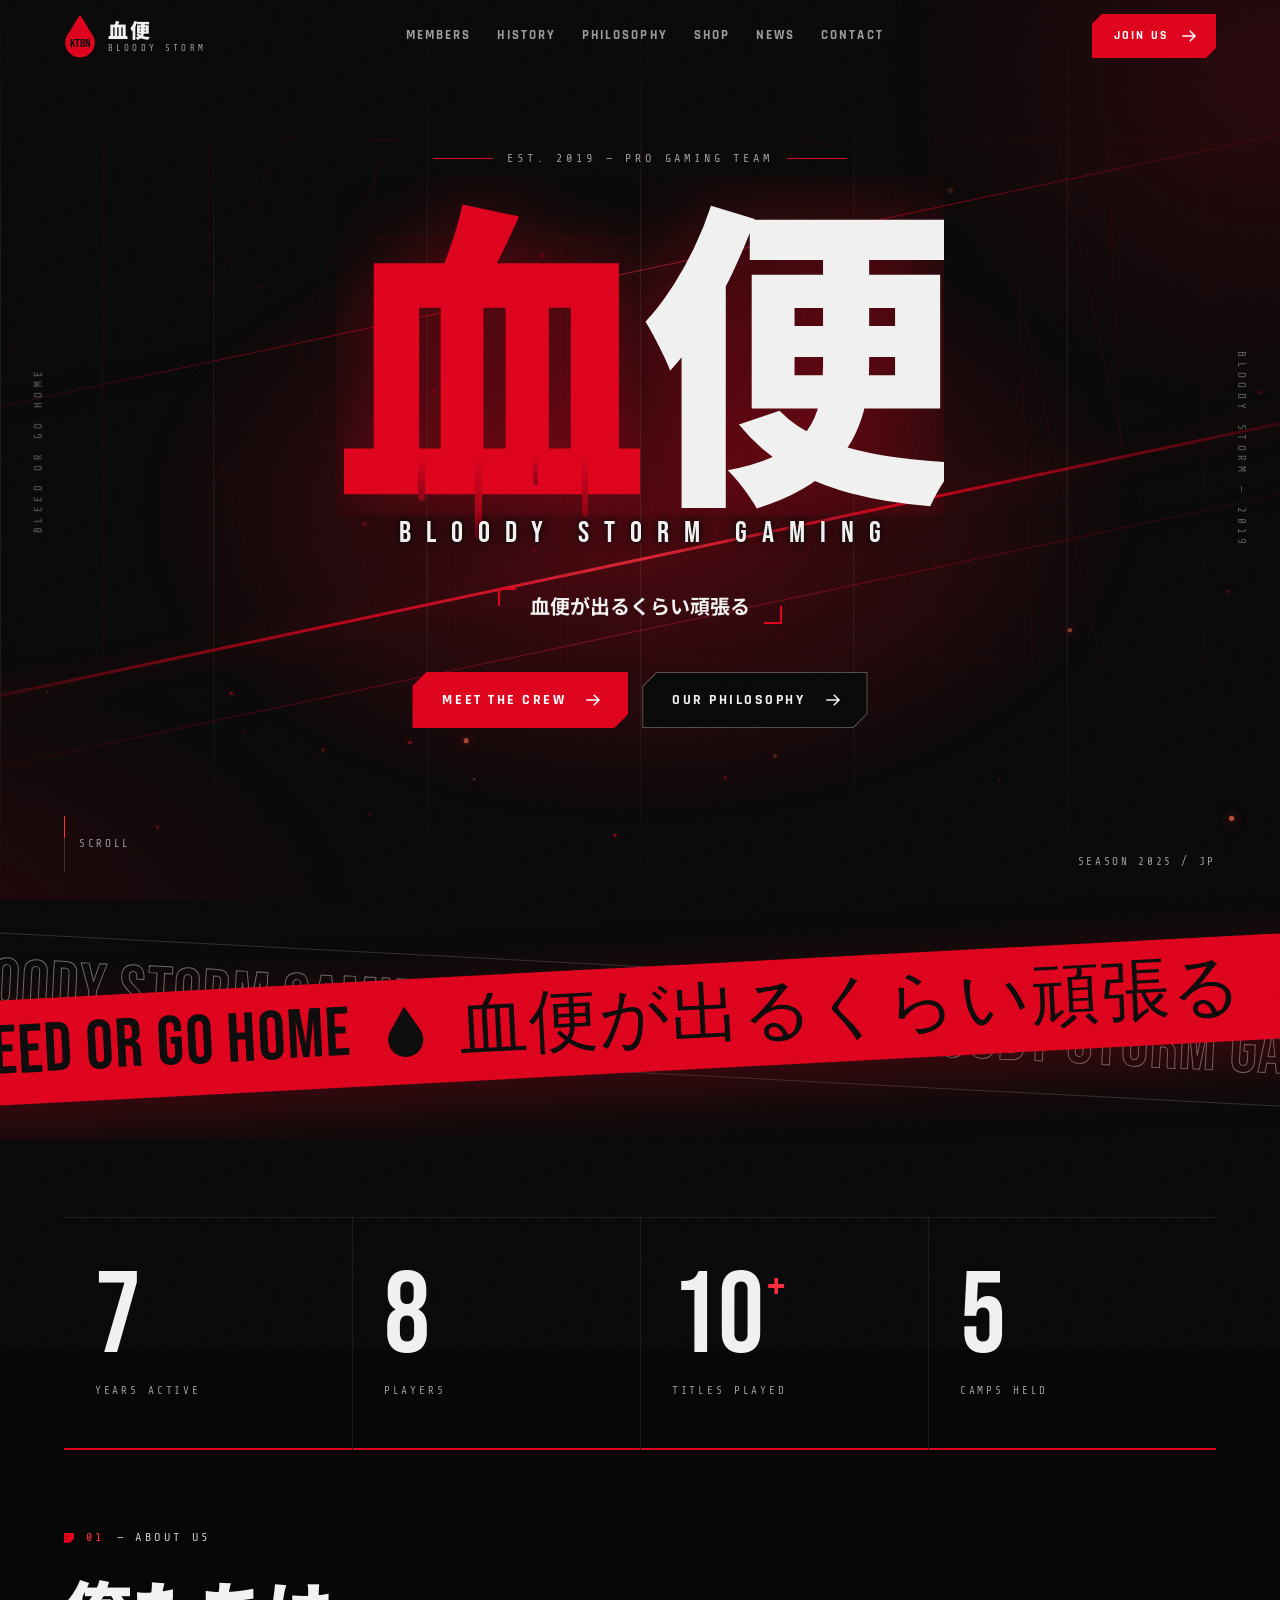
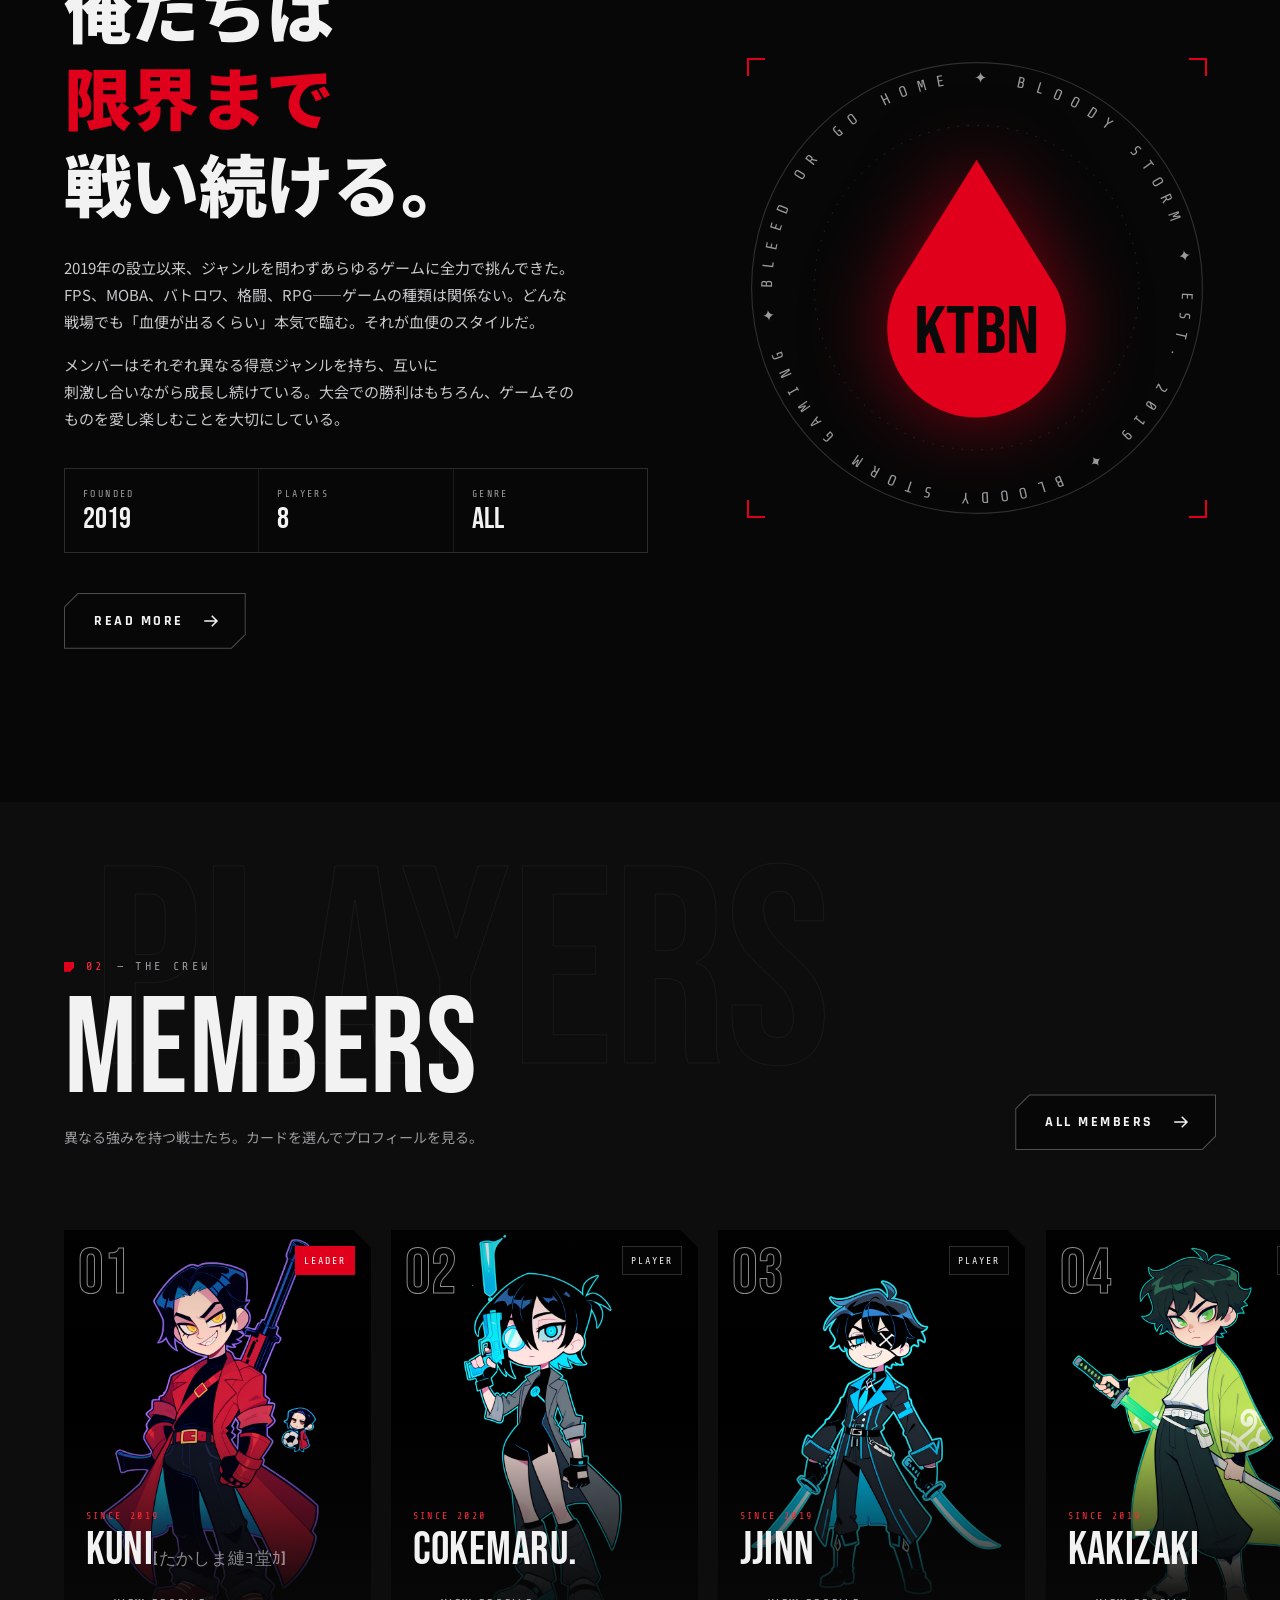
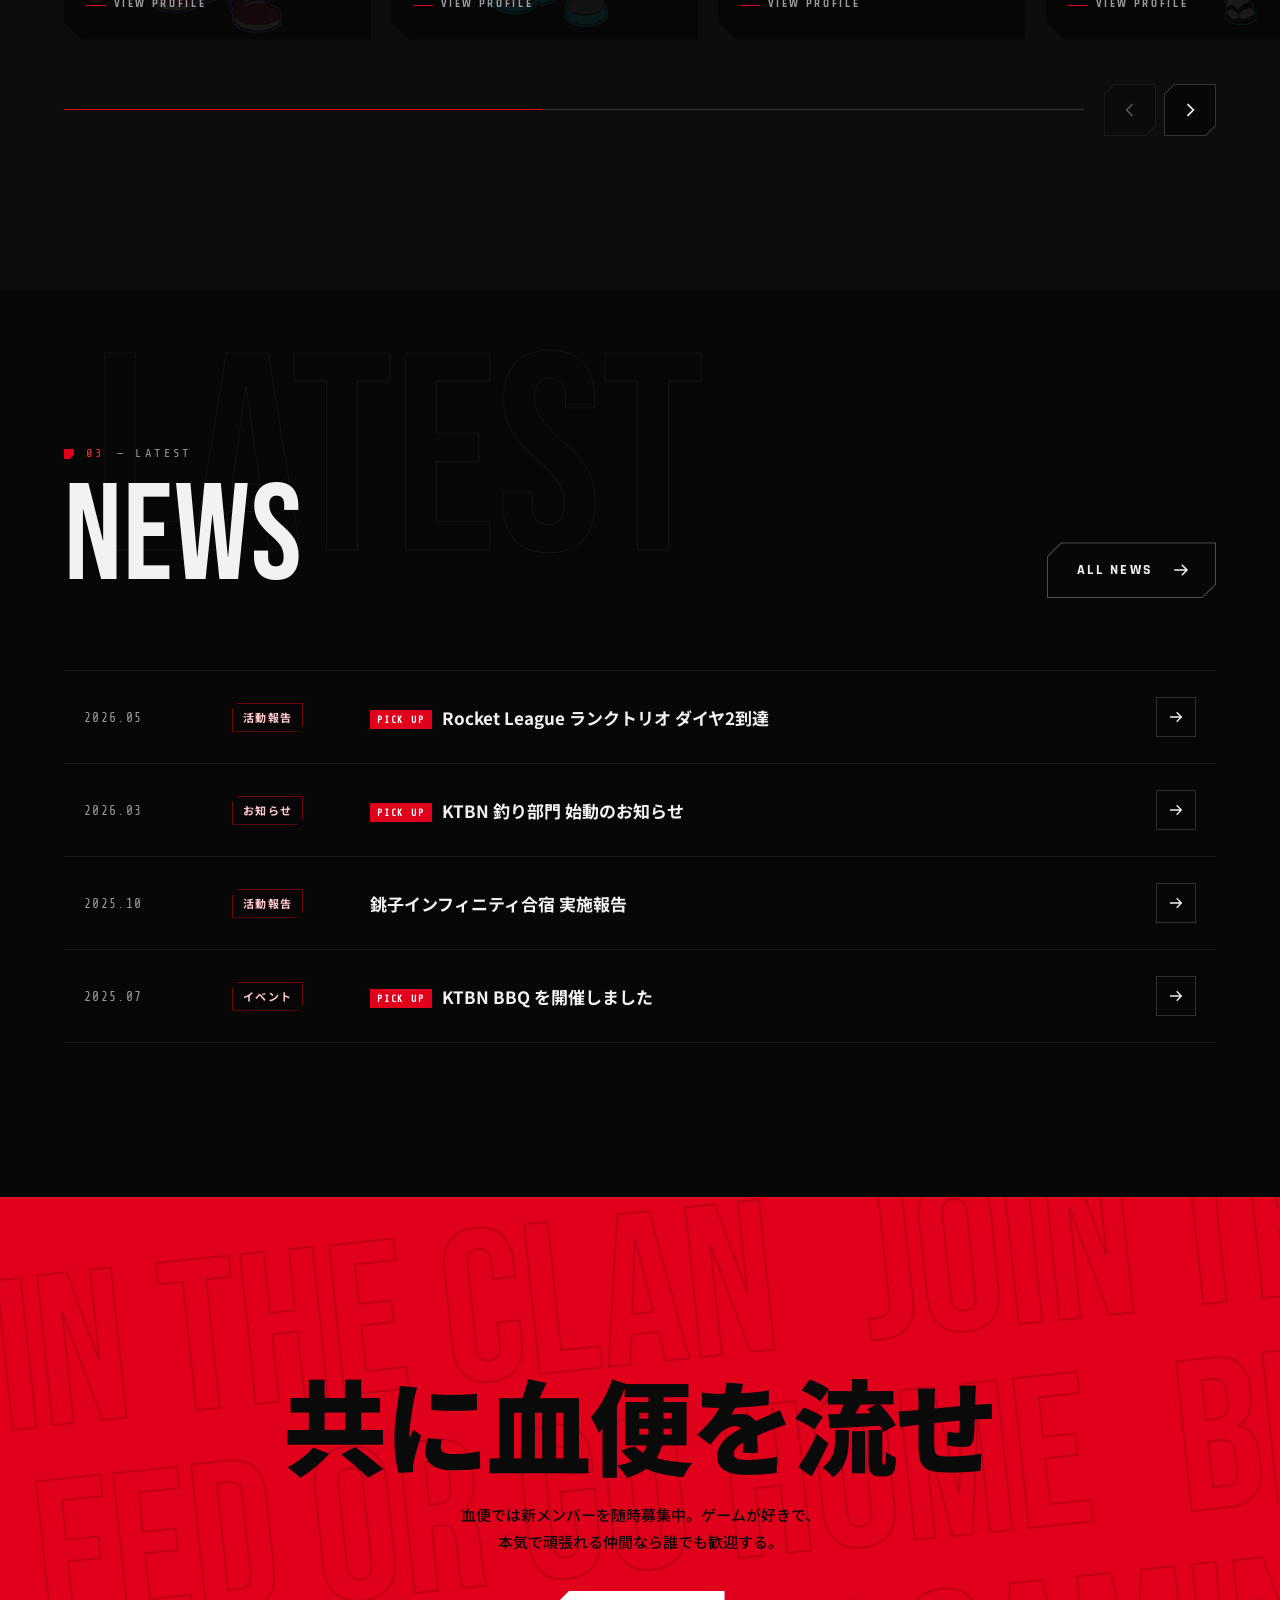
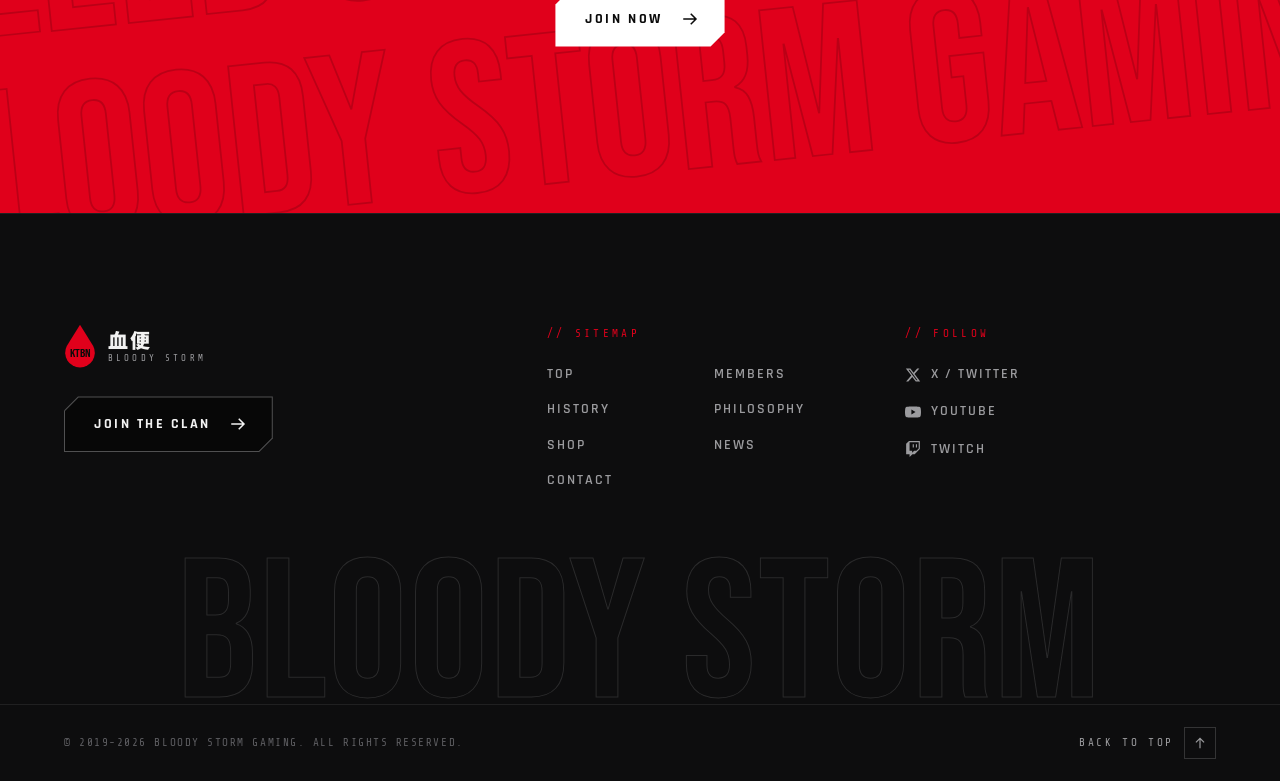
<file: index.html>
<!DOCTYPE html>
<html lang="ja">
<head>
  <meta charset="UTF-8">
  <meta name="viewport" content="width=device-width, initial-scale=1.0, viewport-fit=cover">
  <meta name="theme-color" content="#070707">
  <title>血便 | BLOODY STORM GAMING OFFICIAL</title>
  <meta name="description" content="血便が出るくらい頑張るプロゲーミングチーム「血便」公式サイト。設立2019年、メンバー8名。">
  <link rel="icon" href="images/logo.svg" type="image/svg+xml">
  <link rel="preconnect" href="https://fonts.googleapis.com">
  <link rel="preconnect" href="https://fonts.gstatic.com" crossorigin>
  <link rel="stylesheet" href="https://fonts.googleapis.com/css2?family=Bebas+Neue&family=Rajdhani:wght@500;600;700&family=Share+Tech+Mono&family=Noto+Sans+JP:wght@400;500;700;900&display=swap">
  <link rel="stylesheet" href="css/style.css">
  <link rel="stylesheet" href="css/components.css">
  <script>document.documentElement.classList.add('js')</script>
</head>
<body>
  <div class="loader" aria-hidden="true"><div class="loader__panel loader__panel--top"></div><div class="loader__panel loader__panel--bottom"></div></div>

  <main>
    <!-- ============ HERO ============ -->
    <section class="hero">
      <div class="hero__bg" aria-hidden="true">
        <div class="hero__glow"></div>
        <div class="hero__lines"></div>
        <span class="hero__slash" style="--t:30%;--h:1px;--o:.5;--sd:.3s"></span>
        <span class="hero__slash" style="--t:62%;--h:3px;--o:.8;--sd:.45s"></span>
        <span class="hero__slash" style="--t:70%;--h:1px;--o:.35;--sd:.6s"></span>
        <div class="hero__ghost" style="font-family:var(--font-display);letter-spacing:0">KTBN</div>
      </div>

      <div class="hero__inner">
        <p class="hero__eyebrow" data-hero style="--hd:.1">EST. 2019 — PRO GAMING TEAM</p>
        <h1 class="hero__title glitch" data-split data-text="血便">血便<span class="hero__drips" aria-hidden="true"><i style="--l:18%;--len:.14em;--dd:1.4s;--dur:2.6s"></i><i style="--l:40%;--len:.26em;--w:.022em;--dd:1.7s;--dur:3.4s"></i><i style="--l:63%;--len:.09em;--w:.016em;--dd:2s;--dur:2.2s"></i><i style="--l:82%;--len:.19em;--dd:1.55s;--dur:3s"></i></span></h1>
        <p class="hero__en" data-hero style="--hd:.55"><span data-scramble>BLOODY STORM GAMING</span></p>
        <p class="hero__slogan" data-hero style="--hd:.7"><span><span class="nb">血便が出るくらい</span><span class="nb">頑張る</span></span></p>
        <div class="hero__actions" data-hero style="--hd:.85">
          <a href="members.html" class="btn">MEET THE CREW</a>
          <a href="philosophy.html" class="btn btn--ghost">OUR PHILOSOPHY</a>
        </div>
      </div>

      <p class="hero__side" aria-hidden="true">BLEED OR GO HOME</p>
      <p class="hero__side hero__side--r" aria-hidden="true">BLOODY STORM — 2019</p>

      <div class="hero__hud" data-hero style="--hd:1.1">
        <div class="scroll-cue"><span class="scroll-cue__bar"></span>SCROLL</div>
        <span class="hud-meta">SEASON 2025 / JP</span>
      </div>
    </section>

    <!-- ============ BANDS ============ -->
    <div class="bands" aria-hidden="true">
      <div class="band band--line">
        <div class="marquee marquee--reverse" style="--speed:48s">
          <div class="marquee__track">
            <span class="marquee__item">BLOODY STORM GAMING <svg viewBox="0 0 40 55"><path d="M20 1 L36.5 27.5 A18.5 18.5 0 1 1 3.5 27.5 Z"/></svg></span>
            <span class="marquee__item">EST. 2019 <svg viewBox="0 0 40 55"><path d="M20 1 L36.5 27.5 A18.5 18.5 0 1 1 3.5 27.5 Z"/></svg></span>
          </div>
        </div>
      </div>
      <div class="band band--red">
        <div class="marquee" style="--speed:34s">
          <div class="marquee__track">
            <span class="marquee__item">BLEED OR GO HOME <svg viewBox="0 0 40 55"><path d="M20 1 L36.5 27.5 A18.5 18.5 0 1 1 3.5 27.5 Z"/></svg></span>
            <span class="marquee__item">血便が出るくらい頑張る <svg viewBox="0 0 40 55"><path d="M20 1 L36.5 27.5 A18.5 18.5 0 1 1 3.5 27.5 Z"/></svg></span>
          </div>
        </div>
      </div>
    </div>

    <!-- ============ STATS ============ -->
    <section class="section" style="padding-block: clamp(40px, 6vw, 80px)">
      <div class="container">
        <div class="stats" data-stagger=".12">
          <div class="stat"><p class="stat__num" data-count="7"><span class="count">0</span></p><p class="stat__label">YEARS ACTIVE</p></div>
          <div class="stat"><p class="stat__num" data-count="8" data-member-count><span class="count">0</span></p><p class="stat__label">PLAYERS</p></div>
          <div class="stat"><p class="stat__num" data-count="10"><span class="count">0</span><sup>+</sup></p><p class="stat__label">TITLES PLAYED</p></div>
          <div class="stat"><p class="stat__num" data-count="5"><span class="count">0</span></p><p class="stat__label">CAMPS HELD</p></div>
        </div>
      </div>
    </section>

    <!-- ============ ABOUT ============ -->
    <section class="section section--flush-top">
      <div class="container about">
        <div class="about__text">
          <p class="sec-head__index" data-reveal="fade"><b>01</b> — ABOUT US</p>
          <h2 class="about__title" data-reveal="mask">
            <span class="nb">俺たちは</span><br><span class="nb red">限界まで</span><br><span class="nb">戦い続ける。</span>
          </h2>
          <p data-reveal="up">2019年の設立以来、ジャンルを問わずあらゆるゲームに全力で挑んできた。FPS、MOBA、バトロワ、格闘、RPG——ゲームの種類は関係ない。どんな戦場でも「血便が出るくらい」本気で臨む。それが血便のスタイルだ。</p>
          <p data-reveal="up">メンバーはそれぞれ異なる得意ジャンルを持ち、互いに刺激し合いながら成長し続けている。大会での勝利はもちろん、ゲームそのものを愛し楽しむことを大切にしている。</p>
          <dl class="about__facts" data-reveal="up">
            <div><dt>FOUNDED</dt><dd>2019</dd></div>
            <div><dt>PLAYERS</dt><dd data-member-count>8</dd></div>
            <div><dt>GENRE</dt><dd>ALL</dd></div>
          </dl>
          <a href="philosophy.html" class="btn btn--ghost" data-reveal="up">READ MORE</a>
        </div>

        <div class="about__visual" data-reveal="scale">
          <div class="emblem" aria-hidden="true">
            <span class="emblem__tick"></span><span class="emblem__tick"></span><span class="emblem__tick"></span><span class="emblem__tick"></span>
            <svg class="emblem__ring" viewBox="0 0 400 400">
              <defs><path id="ring-o" d="M200 200 m-178 0 a178 178 0 1 1 356 0 a178 178 0 1 1 -356 0"/></defs>
              <circle cx="200" cy="200" r="196"/>
              <text><textPath href="#ring-o" textLength="1100" lengthAdjust="spacing">BLEED OR GO HOME ✦ BLOODY STORM ✦ EST. 2019 ✦ BLOODY STORM GAMING ✦</textPath></text>
            </svg>
            <svg class="emblem__ring emblem__ring--inner" viewBox="0 0 400 400">
              <circle cx="200" cy="200" r="196" stroke-dasharray="2 10"/>
            </svg>
            <svg class="emblem__core" viewBox="0 0 40 55">
              <path d="M20 1 L36.5 27.5 A18.5 18.5 0 1 1 3.5 27.5 Z"/>
              <text x="20" y="41" text-anchor="middle" font-size="14" textLength="26" lengthAdjust="spacingAndGlyphs">KTBN</text>
            </svg>
          </div>
        </div>
      </div>
    </section>

    <!-- ============ MEMBERS ============ -->
    <section class="section section--dark">
      <div class="container">
        <div class="sec-head">
          <span class="sec-head__ghost" aria-hidden="true">PLAYERS</span>
          <div>
            <p class="sec-head__index" data-reveal="fade"><b>02</b> — THE CREW</p>
            <h2 class="sec-head__title" data-split>MEMBERS</h2>
            <p class="sec-head__jp" data-reveal="up"><span class="nb">異なる強みを持つ戦士たち。</span><span class="nb">カードを選んでプロフィールを見る。</span></p>
          </div>
          <a href="members.html" class="btn btn--ghost" data-reveal="up">ALL MEMBERS</a>
        </div>
      </div>
      <div class="rail" id="member-rail"></div>
      <div class="container">
        <div class="rail-bar" id="member-rail-bar">
          <div class="rail-bar__track"><span class="rail-bar__thumb"></span></div>
          <div class="rail-bar__btns">
            <button type="button" class="icon-btn" data-rail="-1" aria-label="前へ"><svg viewBox="0 0 24 24" fill="none" stroke="currentColor" stroke-width="2"><path d="M15 5l-7 7 7 7"/></svg></button>
            <button type="button" class="icon-btn" data-rail="1" aria-label="次へ"><svg viewBox="0 0 24 24" fill="none" stroke="currentColor" stroke-width="2"><path d="M9 5l7 7-7 7"/></svg></button>
          </div>
        </div>
      </div>
    </section>

    <!-- ============ NEWS ============ -->
    <section class="section">
      <div class="container">
        <div class="sec-head">
          <span class="sec-head__ghost" aria-hidden="true">LATEST</span>
          <div>
            <p class="sec-head__index" data-reveal="fade"><b>03</b> — LATEST</p>
            <h2 class="sec-head__title" data-split>NEWS</h2>
          </div>
          <a href="news.html" class="btn btn--ghost" data-reveal="up">ALL NEWS</a>
        </div>
        <div class="news" id="news-list"></div>
      </div>
    </section>

    <!-- ============ CTA ============ -->
    <section class="cta">
      <div class="cta__bg" aria-hidden="true">
        <div class="marquee" style="--speed:40s"><div class="marquee__track"><span class="marquee__item">JOIN THE CLAN</span></div></div>
        <div class="marquee marquee--reverse" style="--speed:46s"><div class="marquee__track"><span class="marquee__item">BLEED OR GO HOME</span></div></div>
        <div class="marquee" style="--speed:52s"><div class="marquee__track"><span class="marquee__item">BLOODY STORM GAMING</span></div></div>
      </div>
      <div class="container cta__inner">
        <h2 class="cta__title fit-line" style="--fit-len: 7" data-reveal="mask"><span class="nb">共に血便を</span><span class="nb">流せ</span></h2>
        <p class="cta__text" data-reveal="up"><span class="nb">血便では新メンバーを</span><span class="nb">随時募集中。</span><span class="nb">ゲームが好きで、</span><span class="nb">本気で頑張れる仲間なら</span><span class="nb">誰でも歓迎する。</span></p>
        <a href="contact.html" class="btn btn--white" data-reveal="up">JOIN NOW</a>
      </div>
    </section>
  </main>

  <script src="js/layout.js"></script>
  <script src="js/main.js"></script>
  <script src="js/render.js"></script>
  <script>
    KTBN.renderMemberRail(document.getElementById('member-rail'), document.getElementById('member-rail-bar'));
    KTBN.renderNews(document.getElementById('news-list'), { limit: 4 });
  </script>
</body>
</html>
</file>
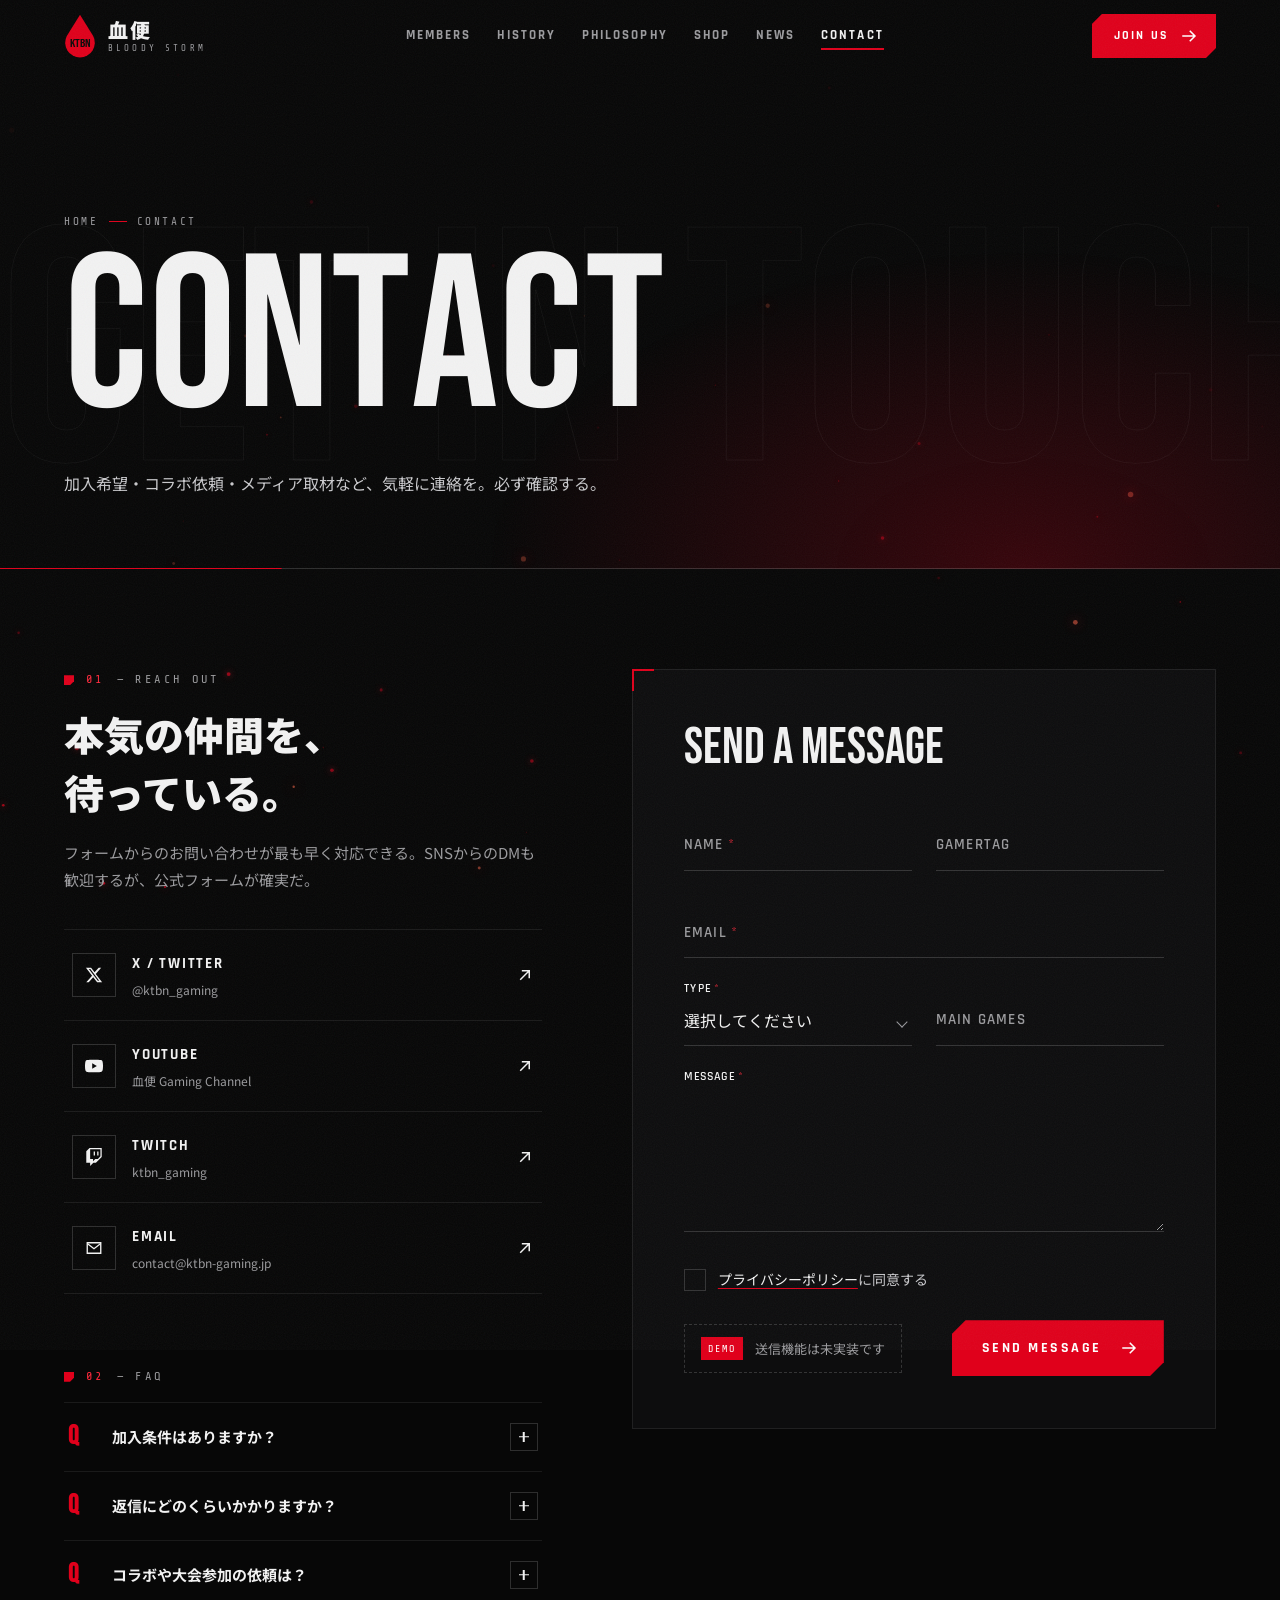
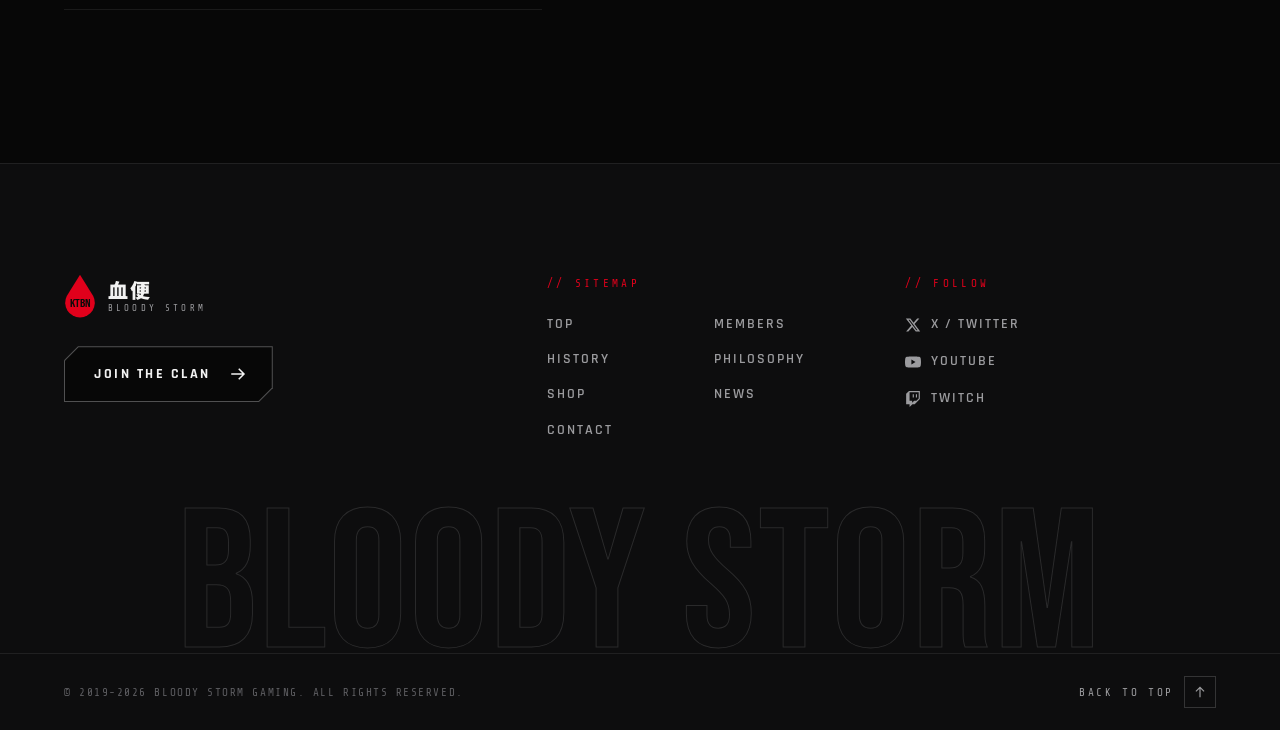
<file: contact.html>
<!DOCTYPE html>
<html lang="ja">
<head>
  <meta charset="UTF-8">
  <meta name="viewport" content="width=device-width, initial-scale=1.0, viewport-fit=cover">
  <meta name="theme-color" content="#070707">
  <title>CONTACT | 血便 BLOODY STORM GAMING</title>
  <meta name="description" content="プロゲーミングチーム「血便」へのお問い合わせ。加入希望・コラボ・メディア掲載などはこちら。">
  <link rel="icon" href="images/logo.svg" type="image/svg+xml">
  <link rel="preconnect" href="https://fonts.googleapis.com">
  <link rel="preconnect" href="https://fonts.gstatic.com" crossorigin>
  <link rel="stylesheet" href="https://fonts.googleapis.com/css2?family=Bebas+Neue&family=Rajdhani:wght@500;600;700&family=Share+Tech+Mono&family=Noto+Sans+JP:wght@400;500;700;900&display=swap">
  <link rel="stylesheet" href="css/style.css">
  <link rel="stylesheet" href="css/components.css">
  <link rel="stylesheet" href="css/pages.css">
  <script>document.documentElement.classList.add('js')</script>
</head>
<body>
  <div class="loader" aria-hidden="true"><div class="loader__panel loader__panel--top"></div><div class="loader__panel loader__panel--bottom"></div></div>

  <main>
    <section class="phero">
      <div class="phero__bg" aria-hidden="true"></div>
      <div class="phero__marquee" aria-hidden="true">
        <div class="marquee" style="--speed:70s"><div class="marquee__track"><span class="marquee__item">GET IN TOUCH</span></div></div>
      </div>
      <div class="container">
        <p class="phero__crumb" data-reveal="fade"><a href="index.html">HOME</a><i></i>CONTACT</p>
        <h1 class="phero__title glitch" data-split>CONTACT</h1>
        <div class="phero__row">
          <p class="phero__desc" data-reveal="up">加入希望・コラボ依頼・メディア取材など、気軽に連絡を。必ず確認する。</p>
        </div>
      </div>
      <span class="phero__rule"></span>
    </section>

    <section class="section" style="padding-top: clamp(56px, 8vw, 100px)">
      <div class="container contact">
        <div>
          <p class="sec-head__index" data-reveal="fade"><b>01</b> — REACH OUT</p>
          <h2 class="contact__lead" data-reveal="mask"><span class="nb">本気の仲間を、</span><span class="nb">待っている。</span></h2>
          <p class="contact__text" data-reveal="up">フォームからのお問い合わせが最も早く対応できる。SNSからのDMも歓迎するが、公式フォームが確実だ。</p>

          <div class="channels" data-stagger=".06">
            <a class="channel" href="https://twitter.com/" target="_blank" rel="noopener" data-reveal="up">
              <span class="channel__icon" data-icon="x"></span>
              <span><span class="channel__name">X / TWITTER</span><br><span class="channel__handle">@ktbn_gaming</span></span>
              <span class="channel__arrow" data-icon="arrow"></span>
            </a>
            <a class="channel" href="https://youtube.com/" target="_blank" rel="noopener" data-reveal="up">
              <span class="channel__icon" data-icon="youtube"></span>
              <span><span class="channel__name">YOUTUBE</span><br><span class="channel__handle">血便 Gaming Channel</span></span>
              <span class="channel__arrow" data-icon="arrow"></span>
            </a>
            <a class="channel" href="https://twitch.tv/" target="_blank" rel="noopener" data-reveal="up">
              <span class="channel__icon" data-icon="twitch"></span>
              <span><span class="channel__name">TWITCH</span><br><span class="channel__handle">ktbn_gaming</span></span>
              <span class="channel__arrow" data-icon="arrow"></span>
            </a>
            <a class="channel" href="mailto:contact@ktbn-gaming.jp" data-reveal="up">
              <span class="channel__icon" data-icon="mail"></span>
              <span><span class="channel__name">EMAIL</span><br><span class="channel__handle">contact@ktbn-gaming.jp</span></span>
              <span class="channel__arrow" data-icon="arrow"></span>
            </a>
          </div>

          <p class="sec-head__index" data-reveal="fade"><b>02</b> — FAQ</p>
          <div class="faq" data-reveal="up">
            <details class="faq__item">
              <summary class="faq__q"><span>加入条件はありますか？</span><span class="faq__plus" aria-hidden="true"></span></summary>
              <p class="faq__a">特定のゲームや実力は問いません。ゲームへの情熱と「血便が出るくらい頑張る」マインドがあれば歓迎します。</p>
            </details>
            <details class="faq__item">
              <summary class="faq__q"><span>返信にどのくらいかかりますか？</span><span class="faq__plus" aria-hidden="true"></span></summary>
              <p class="faq__a">通常3〜5営業日以内に返信します。お急ぎの場合はSNSのDMをご利用ください。</p>
            </details>
            <details class="faq__item">
              <summary class="faq__q"><span>コラボや大会参加の依頼は？</span><span class="faq__plus" aria-hidden="true"></span></summary>
              <p class="faq__a">お問い合わせ種別で「コラボ・大会依頼」を選び、詳細をご記入ください。積極的に検討します。</p>
            </details>
          </div>
        </div>

        <div class="form-card" data-reveal="curtain">
          <form id="contact-form" novalidate>
            <div class="form-card__head">
              <h2 class="form-card__title">SEND A MESSAGE</h2>
            </div>
            <div class="form-grid">
              <div class="field">
                <input class="field__input" type="text" id="name" name="name" placeholder="血便 太郎" autocomplete="name" required>
                <label class="field__label" for="name">NAME<b>*</b></label>
                <i class="field__line"></i>
              </div>
              <div class="field">
                <input class="field__input" type="text" id="gamertag" name="gamertag" placeholder="RedShadow">
                <label class="field__label" for="gamertag">GAMERTAG</label>
                <i class="field__line"></i>
              </div>
              <div class="field span-2">
                <input class="field__input" type="email" id="email" name="email" placeholder="your@email.com" autocomplete="email" required>
                <label class="field__label" for="email">EMAIL<b>*</b></label>
                <i class="field__line"></i>
              </div>
              <div class="field field--select">
                <select class="field__input" id="type" name="type" required>
                  <option value="" selected disabled>選択してください</option>
                  <option value="join">クラン加入希望</option>
                  <option value="collab">コラボ・大会依頼</option>
                  <option value="media">メディア取材</option>
                  <option value="goods">グッズについて</option>
                  <option value="other">その他</option>
                </select>
                <label class="field__label" for="type">TYPE<b>*</b></label>
                <i class="field__line"></i>
              </div>
              <div class="field">
                <input class="field__input" type="text" id="games" name="games" placeholder="VALORANT, Apex Legends">
                <label class="field__label" for="games">MAIN GAMES</label>
                <i class="field__line"></i>
              </div>
              <div class="field field--area span-2">
                <textarea class="field__input" id="message" name="message" placeholder="加入希望の場合は自己紹介・プレイ歴・志望動機などを書いてもらえるとスムーズです。" required></textarea>
                <label class="field__label" for="message">MESSAGE<b>*</b></label>
                <i class="field__line"></i>
              </div>
            </div>

            <label class="check">
              <input type="checkbox" id="privacy" name="privacy" required>
              <span class="check__box" aria-hidden="true"></span>
              <span><a href="#">プライバシーポリシー</a>に同意する</span>
            </label>

            <div class="form-foot">
              <p class="notice"><b>DEMO</b>送信機能は未実装です</p>
              <button type="submit" class="btn">SEND MESSAGE</button>
            </div>
          </form>
        </div>
      </div>
    </section>
  </main>

  <script src="js/layout.js"></script>
  <script src="js/main.js"></script>
  <script>
    document.querySelectorAll('[data-icon]').forEach(el => { el.innerHTML = KTBN.icons[el.dataset.icon] || ''; });

    const form = document.getElementById('contact-form');
    form.addEventListener('submit', (e) => {
      e.preventDefault();
      if (!form.checkValidity()) {
        const bad = form.querySelector(':invalid');
        bad.focus();
        KTBN.toast(bad.type === 'checkbox' ? 'プライバシーポリシーへの同意が必要です。' : '必須項目を入力してください。');
        return;
      }
      KTBN.toast('デモのため送信はされません。入力ありがとう！');
    });
  </script>
</body>
</html>
</file>
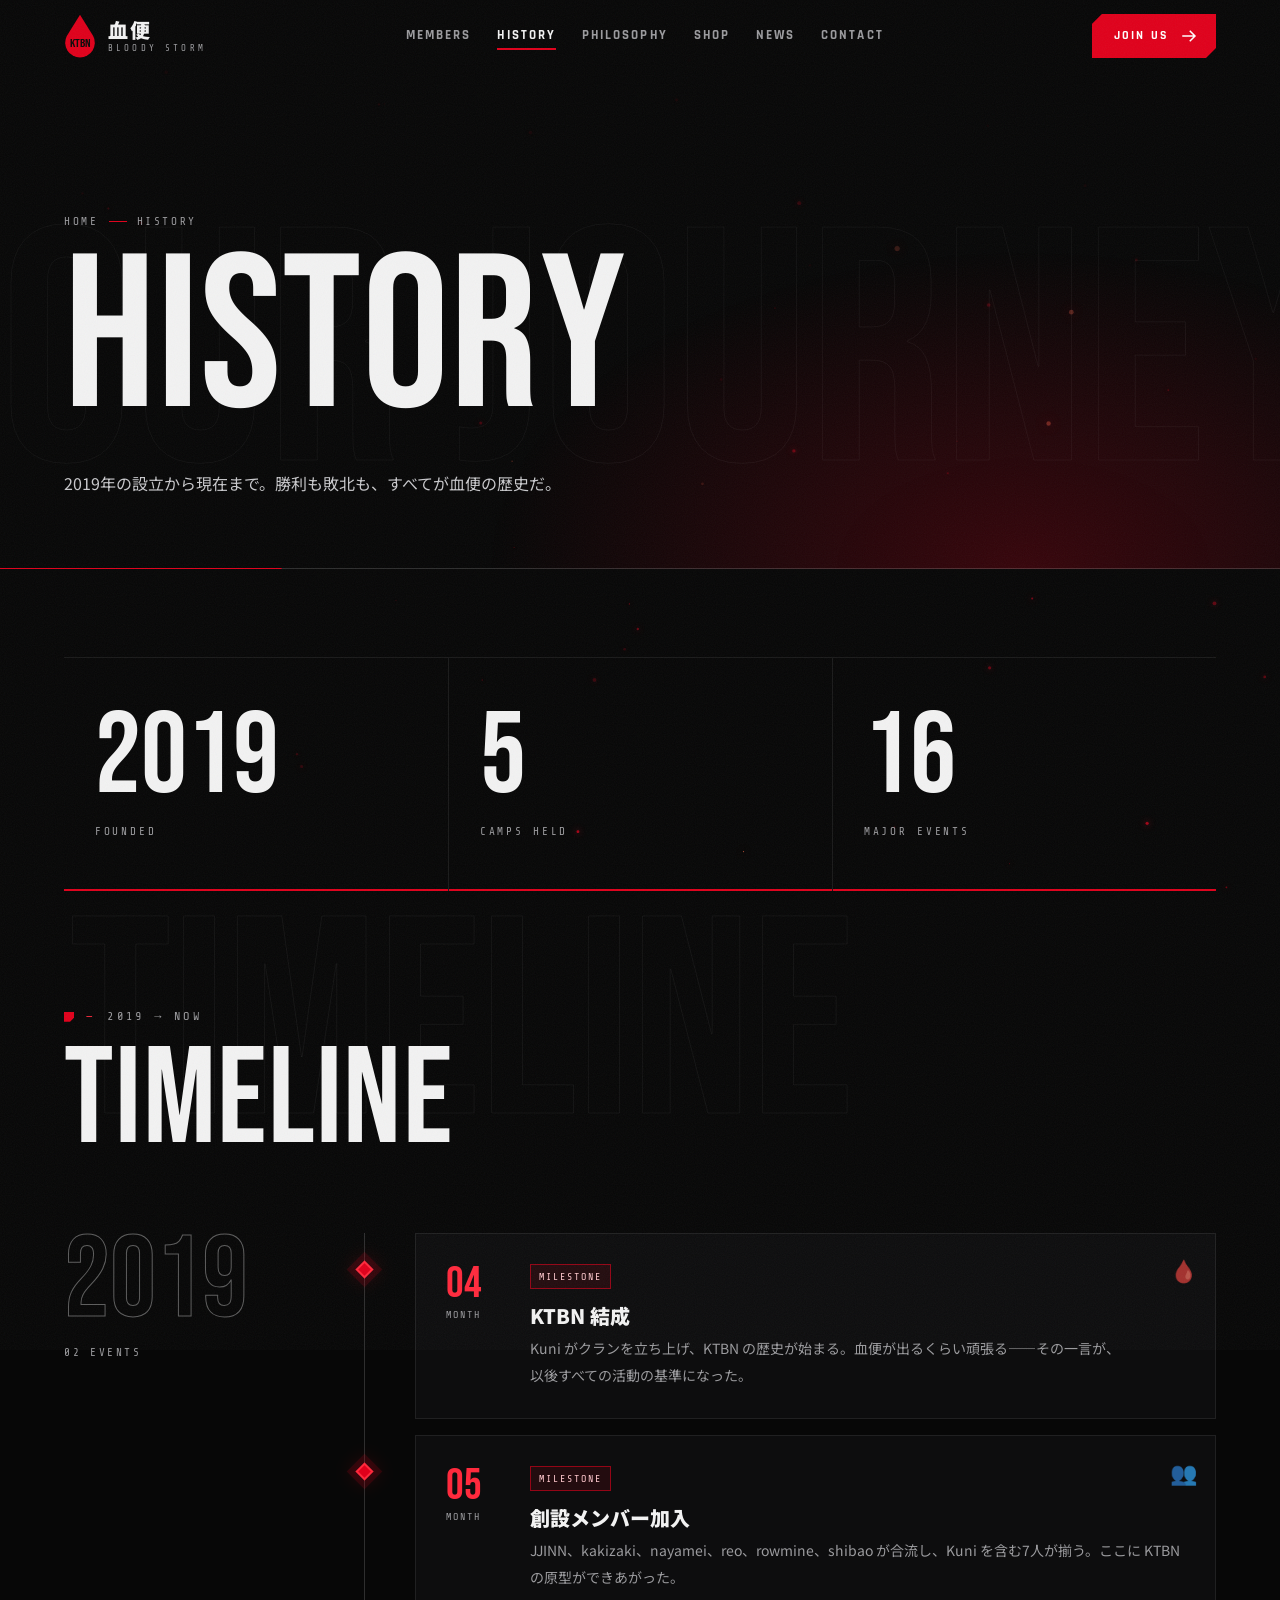
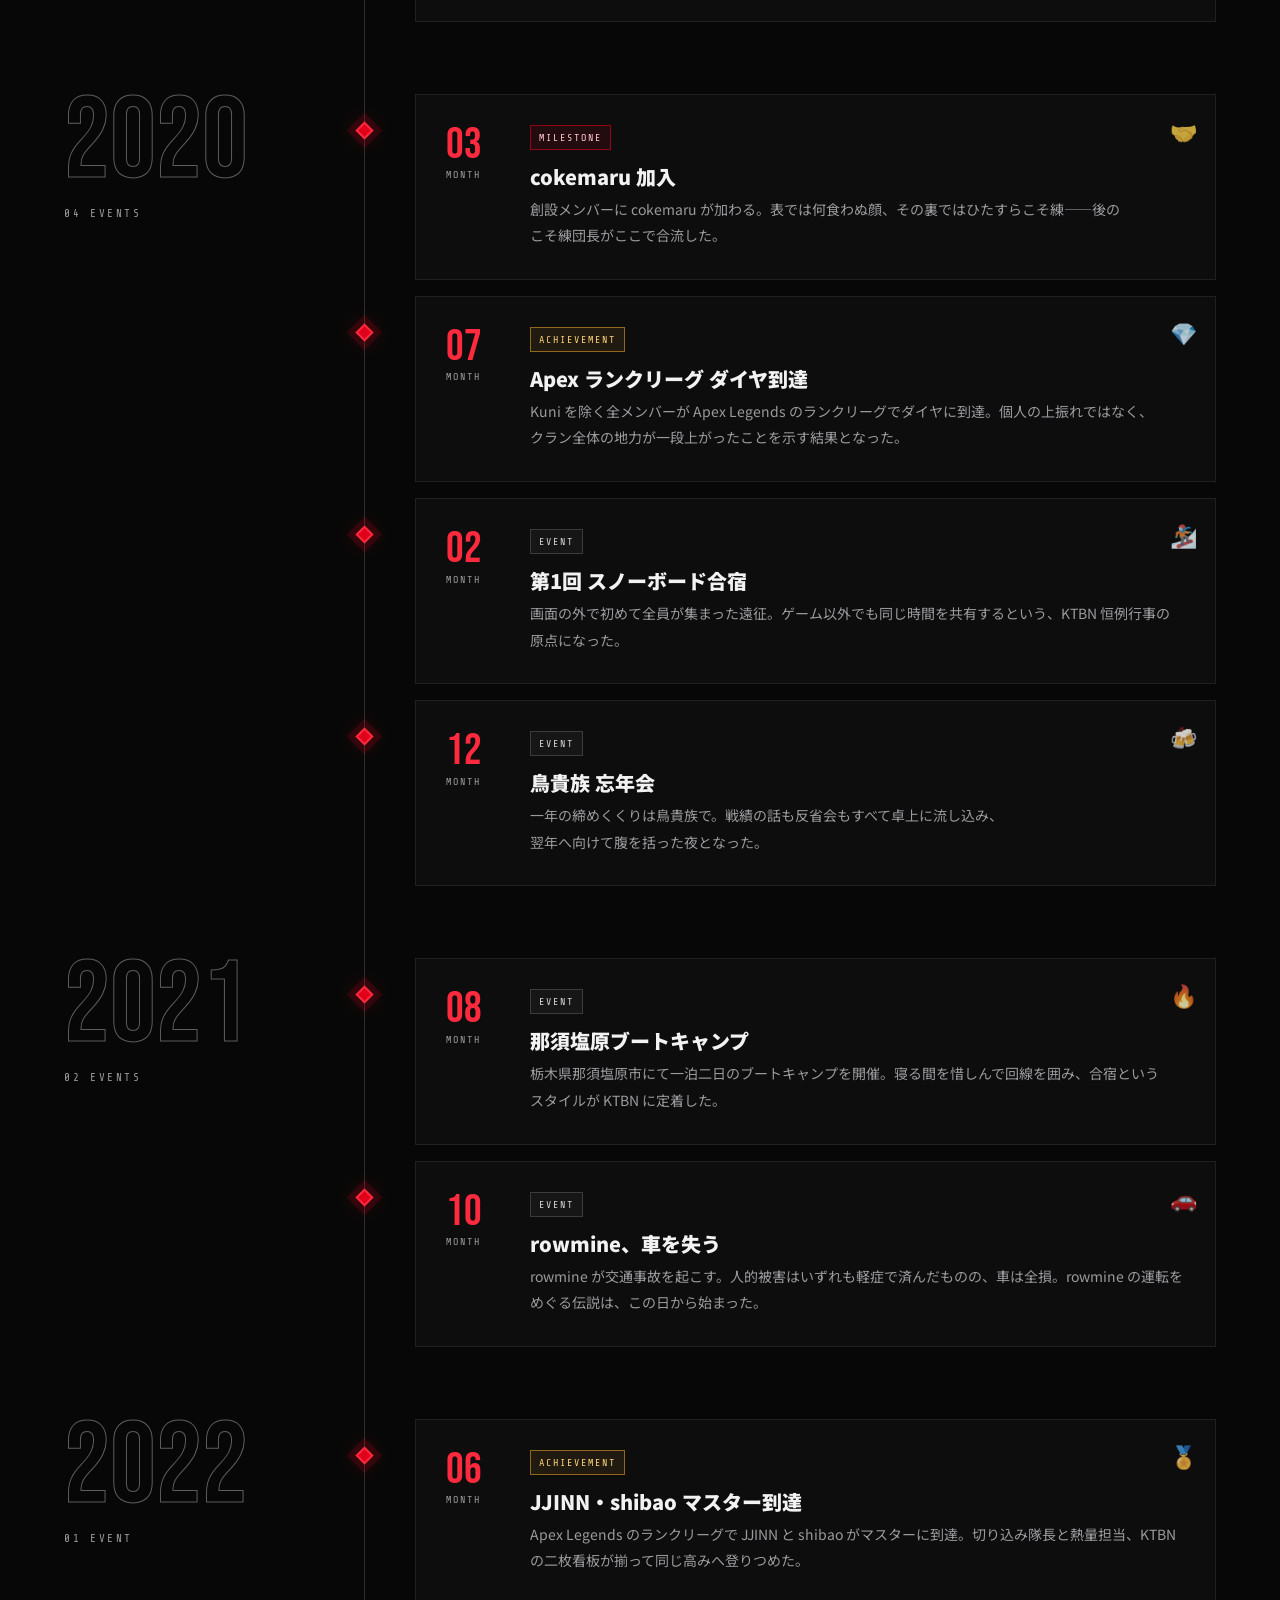
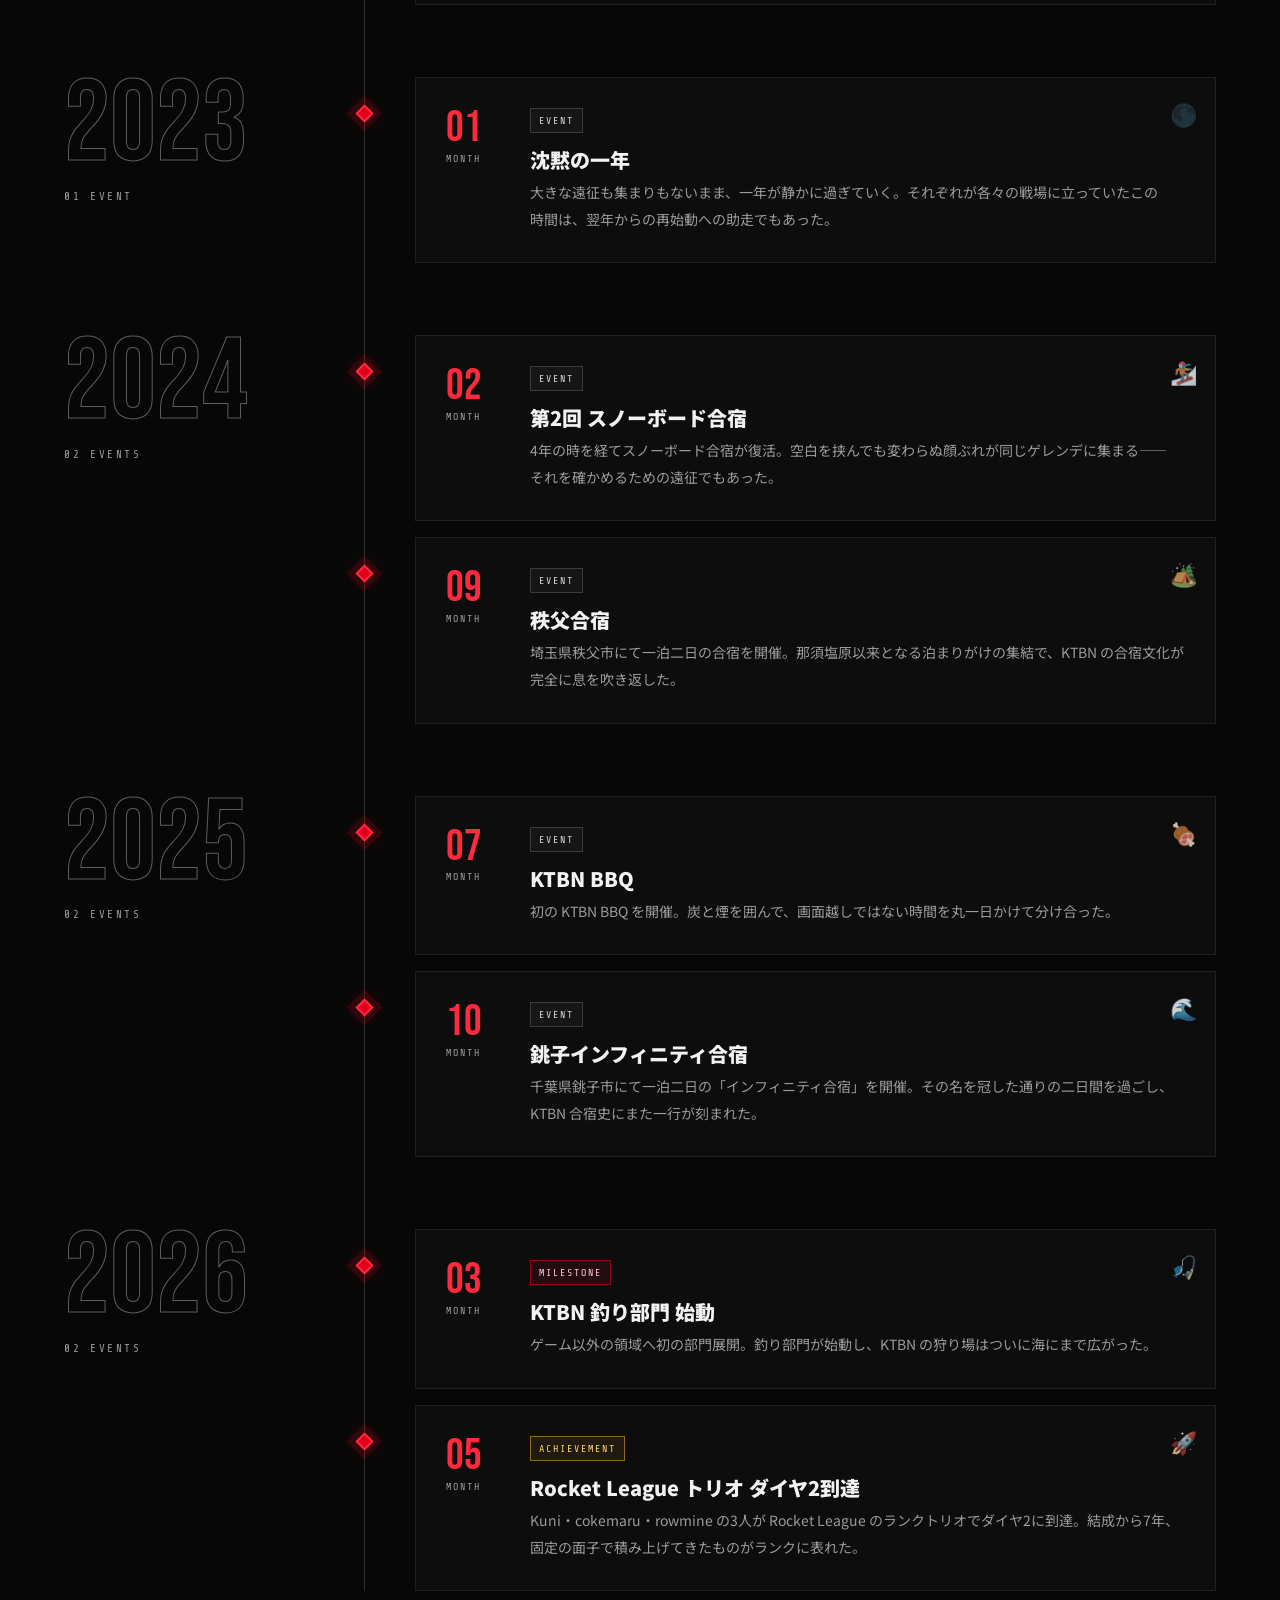
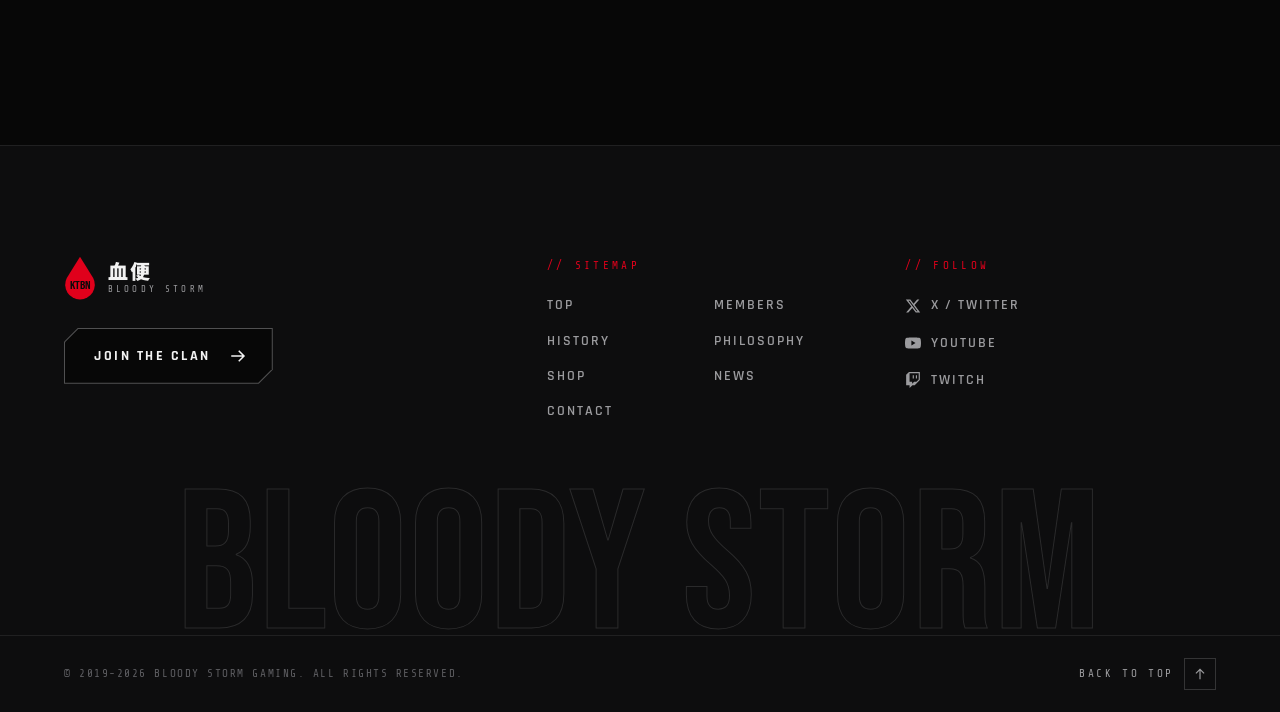
<file: history.html>
<!DOCTYPE html>
<html lang="ja">
<head>
  <meta charset="UTF-8">
  <meta name="viewport" content="width=device-width, initial-scale=1.0, viewport-fit=cover">
  <meta name="theme-color" content="#070707">
  <title>HISTORY | 血便 BLOODY STORM GAMING</title>
  <meta name="description" content="プロゲーミングチーム「血便」の活動経歴。2019年の設立から現在までの軌跡。">
  <link rel="icon" href="images/logo.svg" type="image/svg+xml">
  <link rel="preconnect" href="https://fonts.googleapis.com">
  <link rel="preconnect" href="https://fonts.gstatic.com" crossorigin>
  <link rel="stylesheet" href="https://fonts.googleapis.com/css2?family=Bebas+Neue&family=Rajdhani:wght@500;600;700&family=Share+Tech+Mono&family=Noto+Sans+JP:wght@400;500;700;900&display=swap">
  <link rel="stylesheet" href="css/style.css">
  <link rel="stylesheet" href="css/components.css">
  <link rel="stylesheet" href="css/pages.css">
  <script>document.documentElement.classList.add('js')</script>
</head>
<body>
  <div class="loader" aria-hidden="true"><div class="loader__panel loader__panel--top"></div><div class="loader__panel loader__panel--bottom"></div></div>

  <main>
    <section class="phero">
      <div class="phero__bg" aria-hidden="true"></div>
      <div class="phero__marquee" aria-hidden="true">
        <div class="marquee" style="--speed:70s"><div class="marquee__track"><span class="marquee__item">OUR JOURNEY</span></div></div>
      </div>
      <div class="container">
        <p class="phero__crumb" data-reveal="fade"><a href="index.html">HOME</a><i></i>HISTORY</p>
        <h1 class="phero__title glitch" data-split>HISTORY</h1>
        <div class="phero__row">
          <p class="phero__desc" data-reveal="up">2019年の設立から現在まで。勝利も敗北も、すべてが血便の歴史だ。</p>
        </div>
      </div>
      <span class="phero__rule"></span>
    </section>

    <section class="section" style="padding-top: clamp(48px, 7vw, 88px)">
      <div class="container">
        <div class="stats kpis" data-stagger=".12">
          <div class="stat"><p class="stat__num" data-count="2019"><span class="count">0</span></p><p class="stat__label">FOUNDED</p></div>
          <div class="stat"><p class="stat__num" data-count="5"><span class="count">0</span></p><p class="stat__label">CAMPS HELD</p></div>
          <div class="stat"><p class="stat__num" data-count="16"><span class="count">0</span></p><p class="stat__label">MAJOR EVENTS</p></div>
        </div>

        <div class="sec-head">
          <span class="sec-head__ghost" aria-hidden="true">TIMELINE</span>
          <div>
            <p class="sec-head__index" data-reveal="fade"><b>—</b> 2019 → NOW</p>
            <h2 class="sec-head__title" data-split>TIMELINE</h2>
          </div>
        </div>

        <div class="tl" id="timeline"></div>
      </div>
    </section>
  </main>

  <script src="js/layout.js"></script>
  <script src="js/main.js"></script>
  <script src="js/render.js"></script>
  <script>
    KTBN.renderHistory(document.getElementById('timeline'));
  </script>
</body>
</html>
</file>
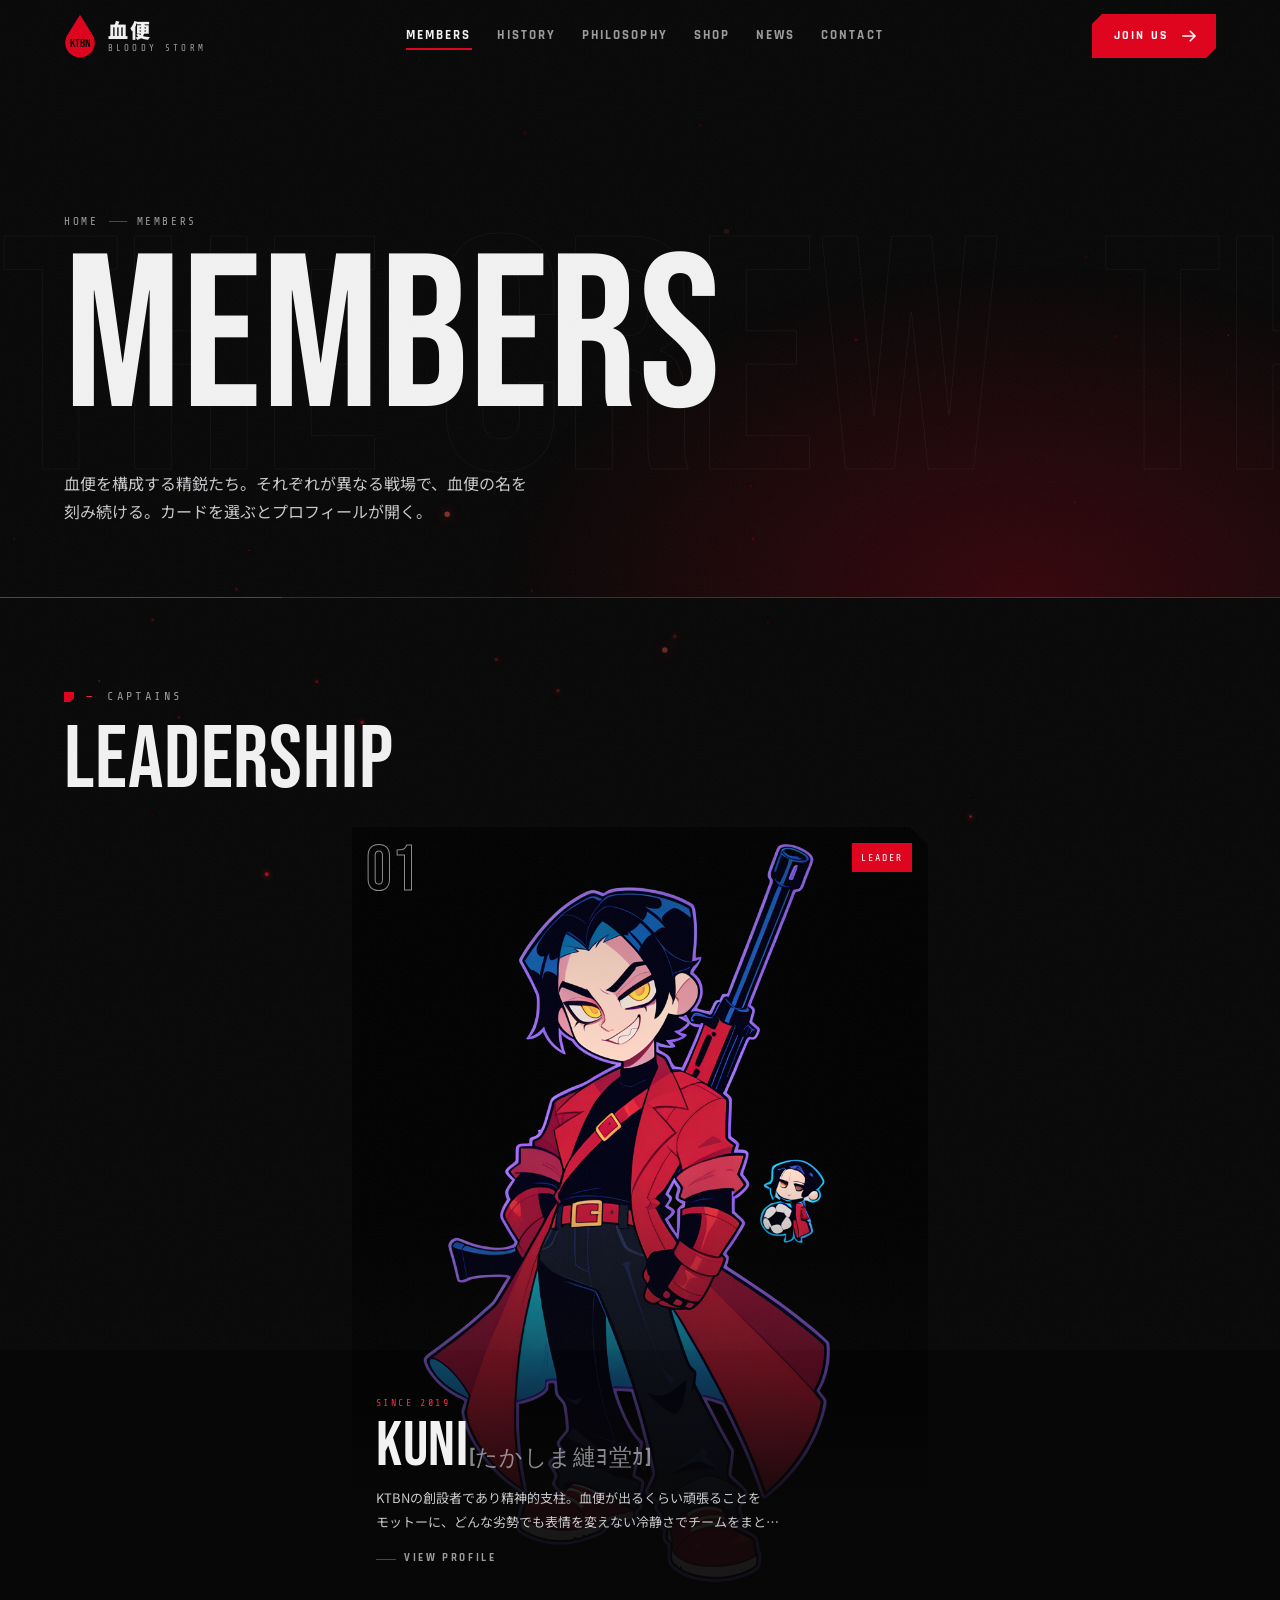
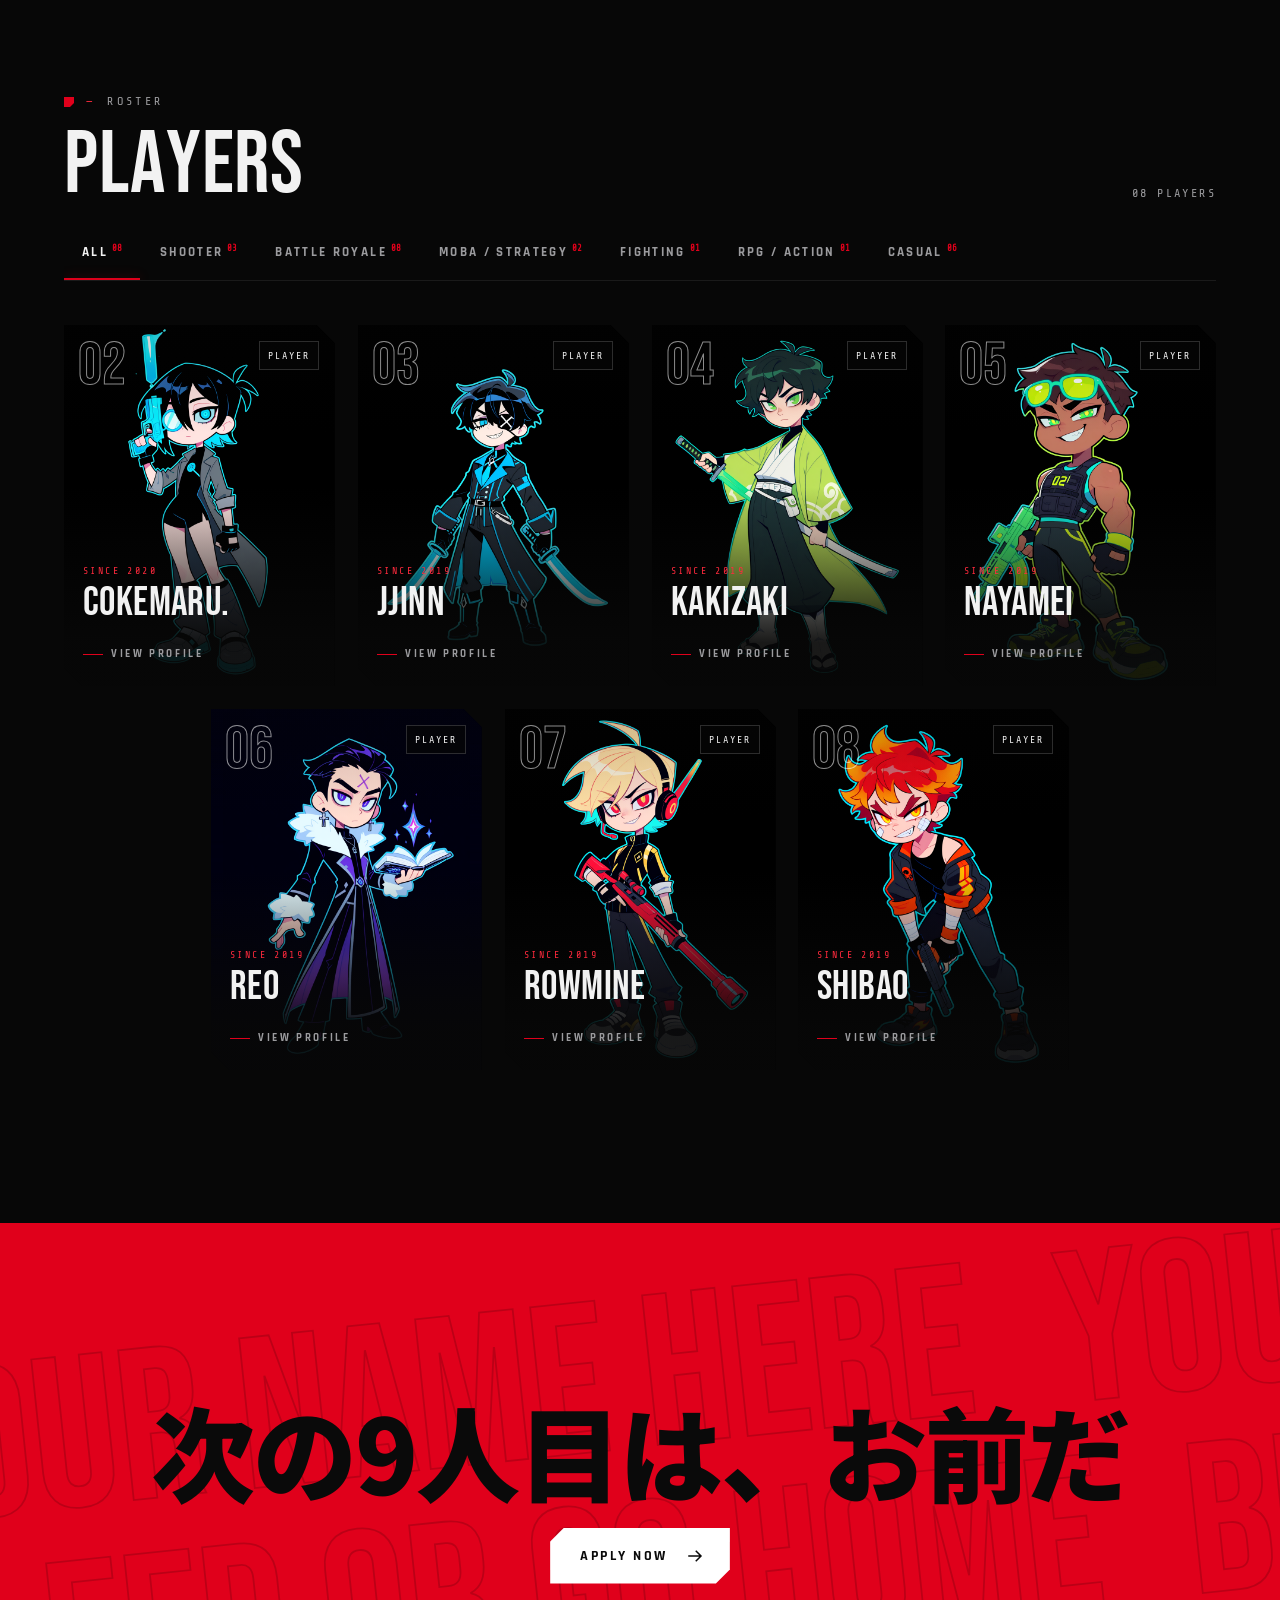
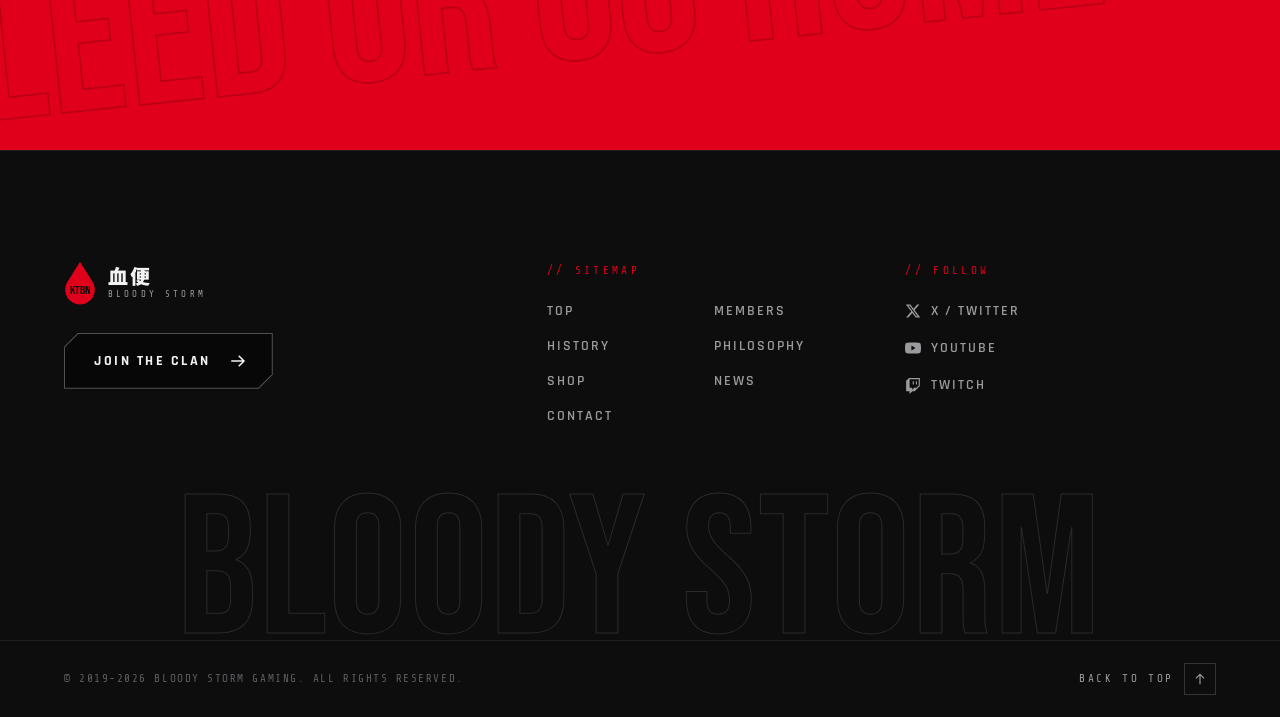
<file: members.html>
<!DOCTYPE html>
<html lang="ja">
<head>
  <meta charset="UTF-8">
  <meta name="viewport" content="width=device-width, initial-scale=1.0, viewport-fit=cover">
  <meta name="theme-color" content="#070707">
  <title>MEMBERS | 血便 BLOODY STORM GAMING</title>
  <meta name="description" content="プロゲーミングチーム「血便」のメンバー一覧。ジャンルの異なる8名のプレイヤーを紹介。">
  <link rel="icon" href="images/logo.svg" type="image/svg+xml">
  <link rel="preconnect" href="https://fonts.googleapis.com">
  <link rel="preconnect" href="https://fonts.gstatic.com" crossorigin>
  <link rel="stylesheet" href="https://fonts.googleapis.com/css2?family=Bebas+Neue&family=Rajdhani:wght@500;600;700&family=Share+Tech+Mono&family=Noto+Sans+JP:wght@400;500;700;900&display=swap">
  <link rel="stylesheet" href="css/style.css">
  <link rel="stylesheet" href="css/components.css">
  <script>document.documentElement.classList.add('js')</script>
</head>
<body>
  <div class="loader" aria-hidden="true"><div class="loader__panel loader__panel--top"></div><div class="loader__panel loader__panel--bottom"></div></div>

  <main>
    <section class="phero">
      <div class="phero__bg" aria-hidden="true"></div>
      <div class="phero__marquee" aria-hidden="true">
        <div class="marquee" style="--speed:70s"><div class="marquee__track"><span class="marquee__item">THE CREW</span></div></div>
      </div>
      <div class="container">
        <p class="phero__crumb" data-reveal="fade"><a href="index.html">HOME</a><i></i>MEMBERS</p>
        <h1 class="phero__title glitch" data-split>MEMBERS</h1>
        <div class="phero__row">
          <p class="phero__desc" data-reveal="up">血便を構成する精鋭たち。それぞれが異なる戦場で、血便の名を刻み続ける。カードを選ぶとプロフィールが開く。</p>
        </div>
      </div>
      <span class="phero__rule"></span>
    </section>

    <section class="section" style="padding-top: clamp(48px, 7vw, 88px)">
      <div class="container">
        <div class="sec-head" style="margin-bottom: 28px">
          <div>
            <p class="sec-head__index" data-reveal="fade"><b>—</b> CAPTAINS</p>
            <h2 class="sec-head__title" data-split style="font-size: clamp(44px, 7vw, 88px)">LEADERSHIP</h2>
          </div>
        </div>
        <div class="captains" id="captains"></div>

        <div class="sec-head" style="margin-bottom: 20px">
          <div>
            <p class="sec-head__index" data-reveal="fade"><b>—</b> ROSTER</p>
            <h2 class="sec-head__title" data-split style="font-size: clamp(44px, 7vw, 88px)">PLAYERS</h2>
          </div>
          <p class="news-count" id="player-count" data-reveal="fade">— PLAYERS</p>
        </div>
        <div class="tabs-wrap">
          <div class="tabs" id="genre-tabs" role="tablist" aria-label="ジャンルで絞り込み"></div>
        </div>
        <div class="player-grid" id="player-grid"></div>
      </div>
    </section>

    <section class="cta">
      <div class="cta__bg" aria-hidden="true">
        <div class="marquee" style="--speed:40s"><div class="marquee__track"><span class="marquee__item">YOUR NAME HERE</span></div></div>
        <div class="marquee marquee--reverse" style="--speed:46s"><div class="marquee__track"><span class="marquee__item">BLEED OR GO HOME</span></div></div>
      </div>
      <div class="container cta__inner">
        <h2 class="cta__title fit-line" style="--fit-len: 10" data-reveal="mask"><span class="nb">次の<span data-member-next>9</span>人目は、</span><span class="nb">お前だ</span></h2>
        <a href="contact.html" class="btn btn--white" data-reveal="up">APPLY NOW</a>
      </div>
    </section>
  </main>

  <script src="js/layout.js"></script>
  <script src="js/main.js"></script>
  <script src="js/render.js"></script>
  <script>
    KTBN.renderMembersPage({
      captainsEl: document.getElementById('captains'),
      gridEl: document.getElementById('player-grid'),
      tabsEl: document.getElementById('genre-tabs'),
      countEl: document.getElementById('player-count')
    });
  </script>
</body>
</html>
</file>
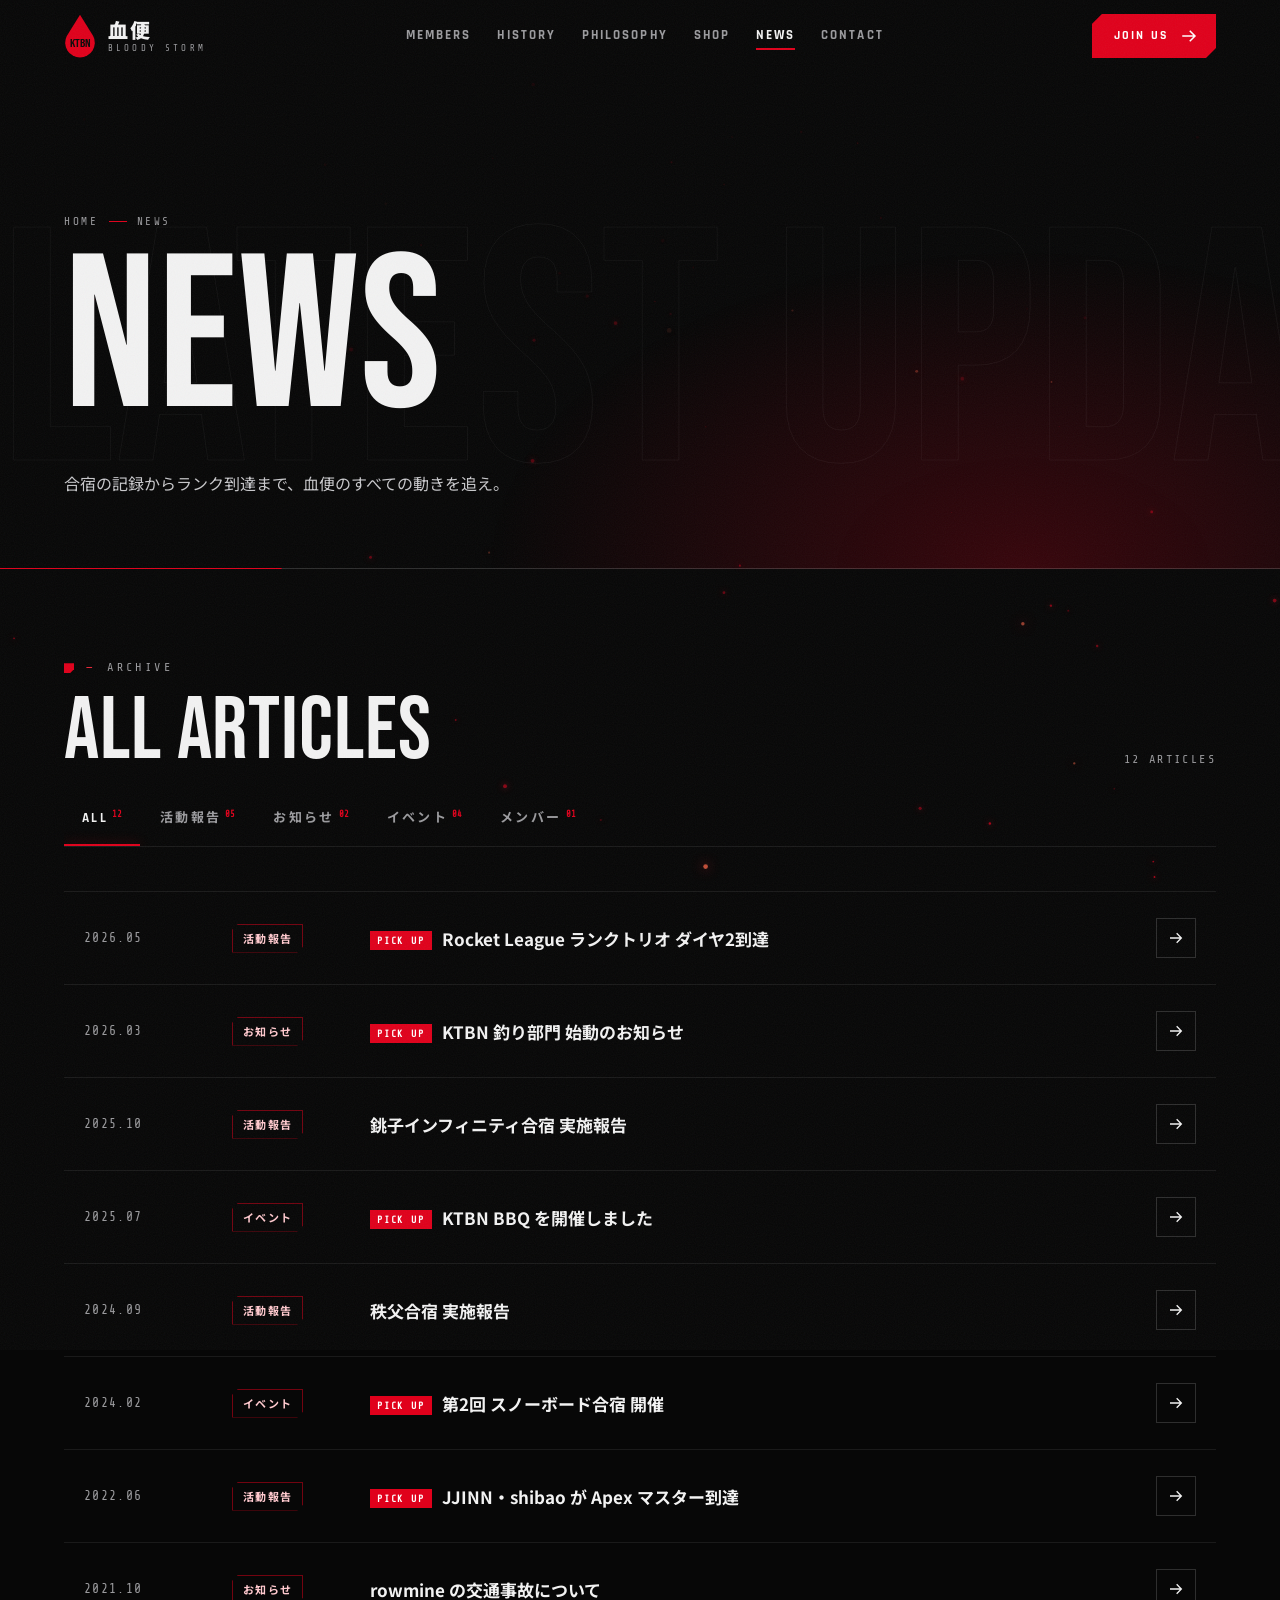
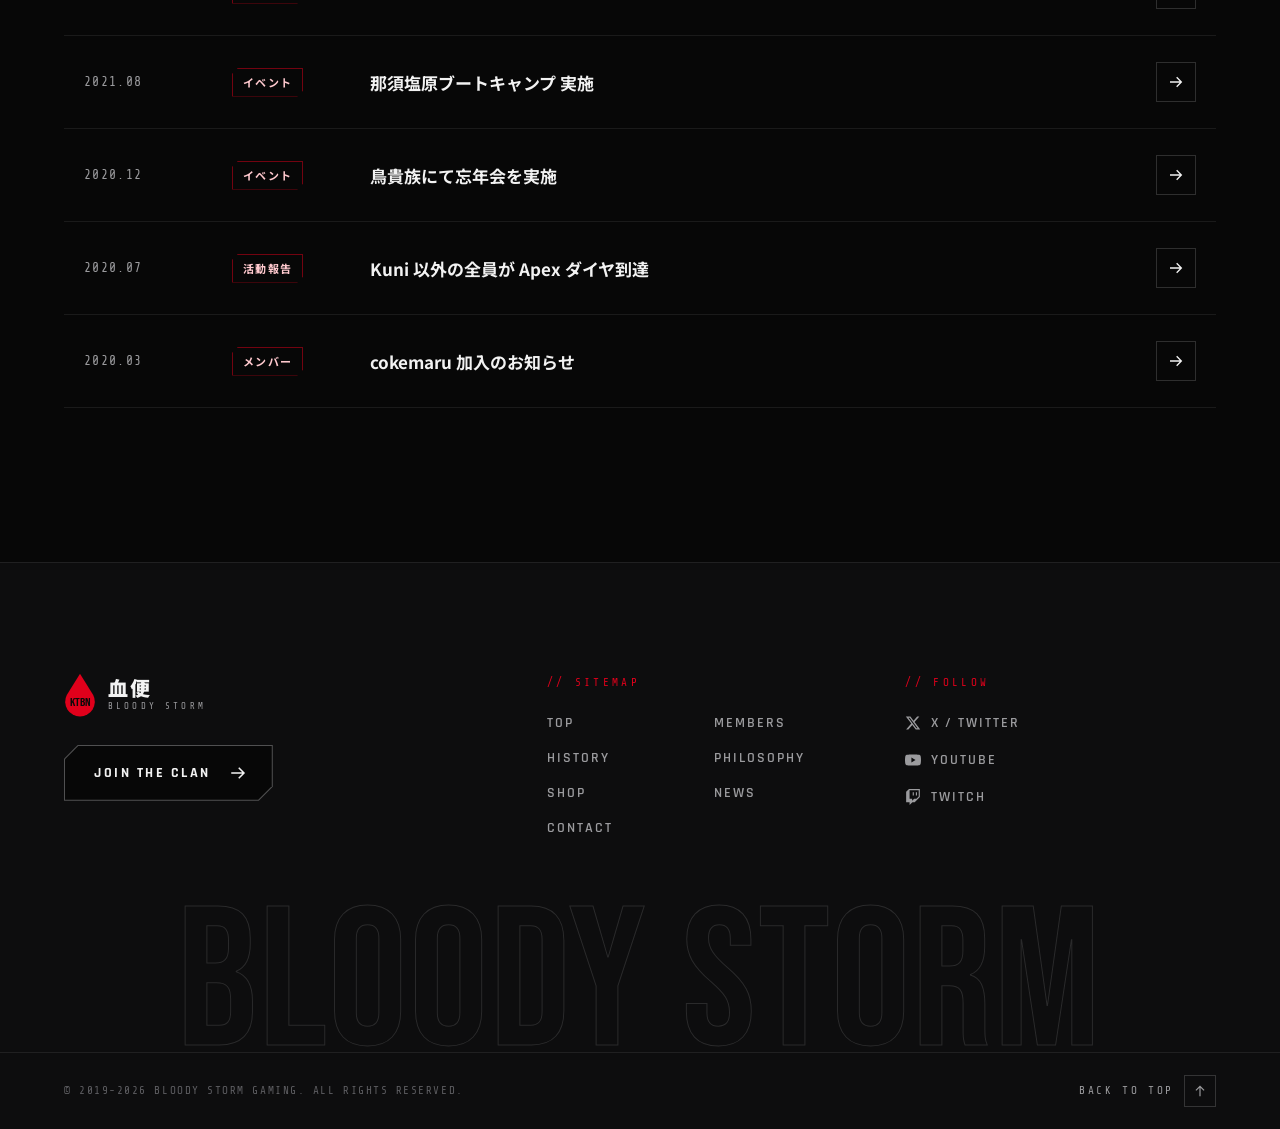
<file: news.html>
<!DOCTYPE html>
<html lang="ja">
<head>
  <meta charset="UTF-8">
  <meta name="viewport" content="width=device-width, initial-scale=1.0, viewport-fit=cover">
  <meta name="theme-color" content="#070707">
  <title>NEWS | 血便 BLOODY STORM GAMING</title>
  <meta name="description" content="プロゲーミングチーム「血便」の最新ニュース。活動報告・合宿レポート・イベント告知など。">
  <link rel="icon" href="images/logo.svg" type="image/svg+xml">
  <link rel="preconnect" href="https://fonts.googleapis.com">
  <link rel="preconnect" href="https://fonts.gstatic.com" crossorigin>
  <link rel="stylesheet" href="https://fonts.googleapis.com/css2?family=Bebas+Neue&family=Rajdhani:wght@500;600;700&family=Share+Tech+Mono&family=Noto+Sans+JP:wght@400;500;700;900&display=swap">
  <link rel="stylesheet" href="css/style.css">
  <link rel="stylesheet" href="css/components.css">
  <script>document.documentElement.classList.add('js')</script>
</head>
<body>
  <div class="loader" aria-hidden="true"><div class="loader__panel loader__panel--top"></div><div class="loader__panel loader__panel--bottom"></div></div>

  <main>
    <section class="phero">
      <div class="phero__bg" aria-hidden="true"></div>
      <div class="phero__marquee" aria-hidden="true">
        <div class="marquee" style="--speed:70s"><div class="marquee__track"><span class="marquee__item">LATEST UPDATES</span></div></div>
      </div>
      <div class="container">
        <p class="phero__crumb" data-reveal="fade"><a href="index.html">HOME</a><i></i>NEWS</p>
        <h1 class="phero__title glitch" data-split>NEWS</h1>
        <div class="phero__row">
          <p class="phero__desc" data-reveal="up">合宿の記録からランク到達まで、血便のすべての動きを追え。</p>
        </div>
      </div>
      <span class="phero__rule"></span>
    </section>

    <section class="section" style="padding-top: clamp(48px, 7vw, 88px)">
      <div class="container">
        <div class="sec-head" style="margin-bottom: 20px">
          <div>
            <p class="sec-head__index" data-reveal="fade"><b>—</b> ARCHIVE</p>
            <h2 class="sec-head__title" data-split style="font-size: clamp(44px, 7vw, 88px)">ALL ARTICLES</h2>
          </div>
          <p class="news-count" id="news-count" data-reveal="fade">— ARTICLES</p>
        </div>
        <div class="tabs-wrap">
          <div class="tabs" id="news-tabs" role="tablist" aria-label="カテゴリで絞り込み"></div>
        </div>
        <div class="news" id="news-list"></div>
      </div>
    </section>
  </main>

  <script src="js/layout.js"></script>
  <script src="js/main.js"></script>
  <script src="js/render.js"></script>
  <script>
    KTBN.renderNews(document.getElementById('news-list'), {
      tabsEl: document.getElementById('news-tabs'),
      countEl: document.getElementById('news-count')
    });
  </script>
</body>
</html>
</file>
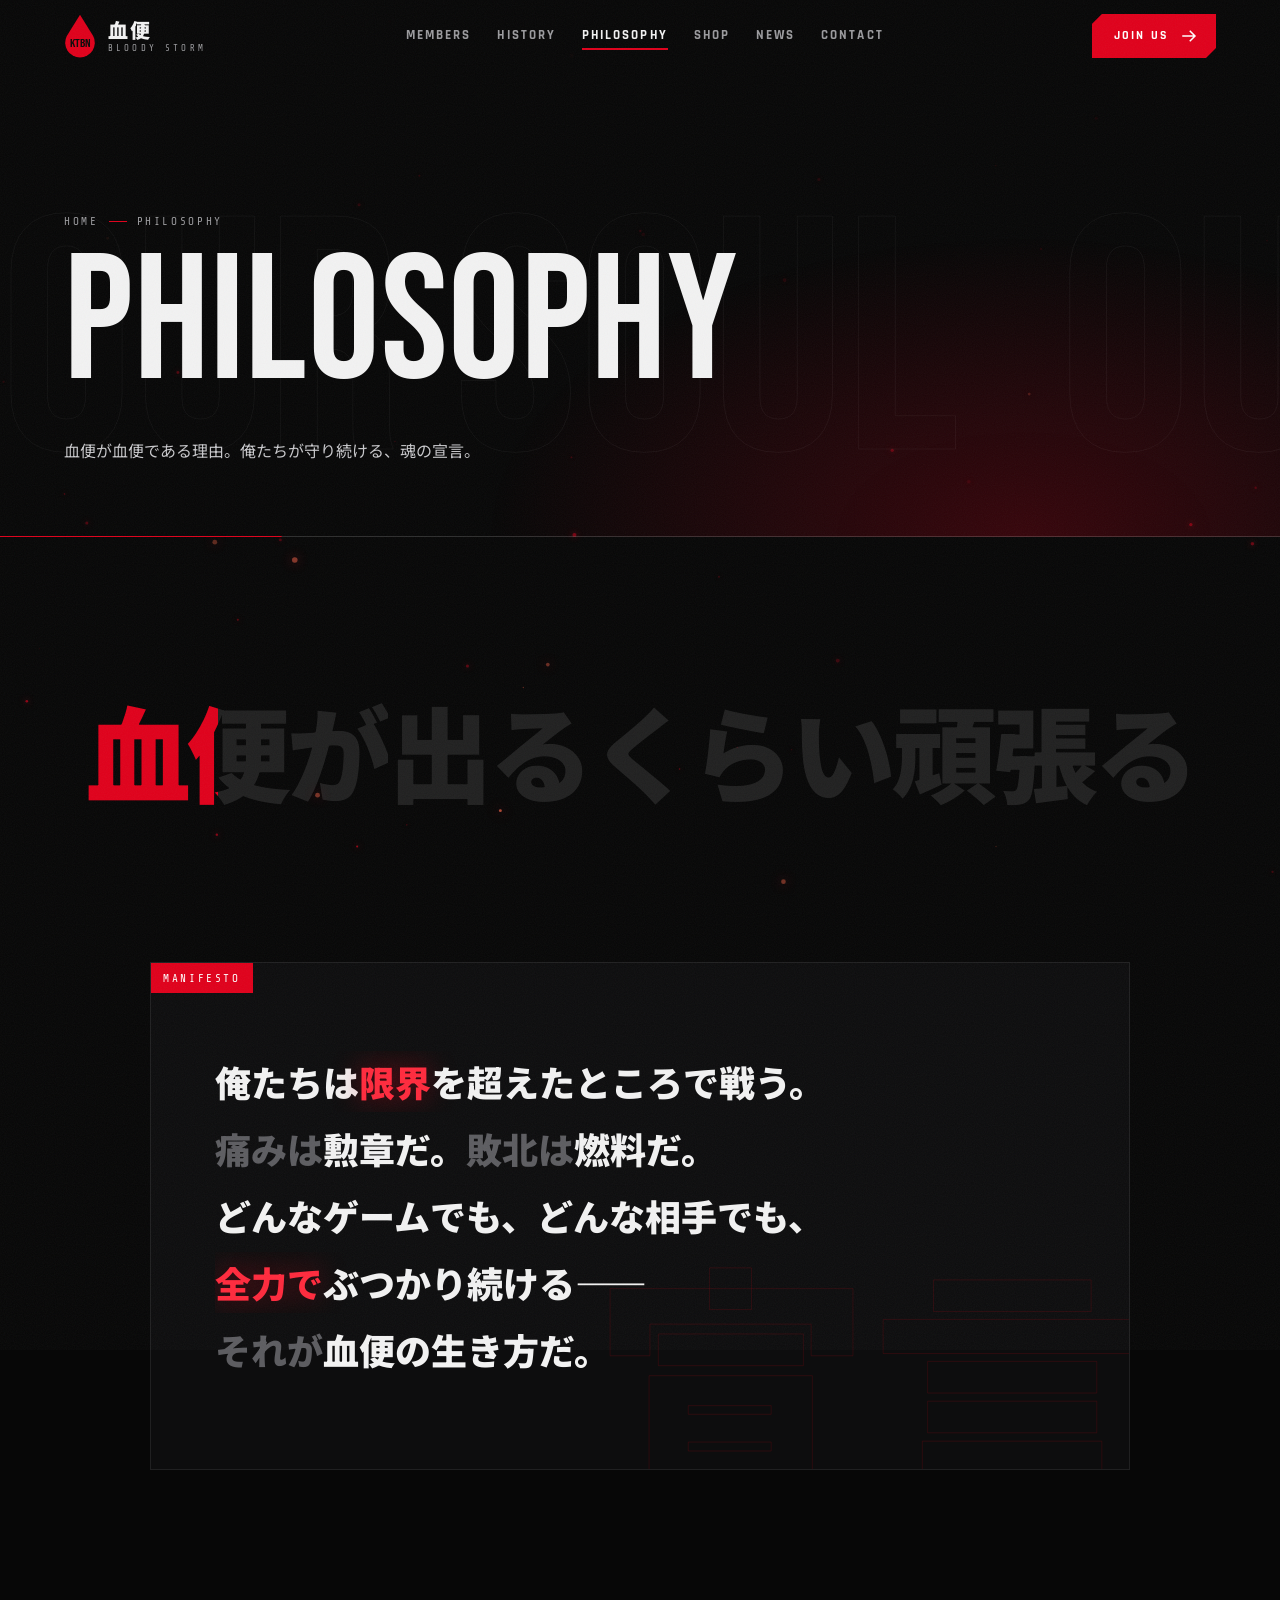
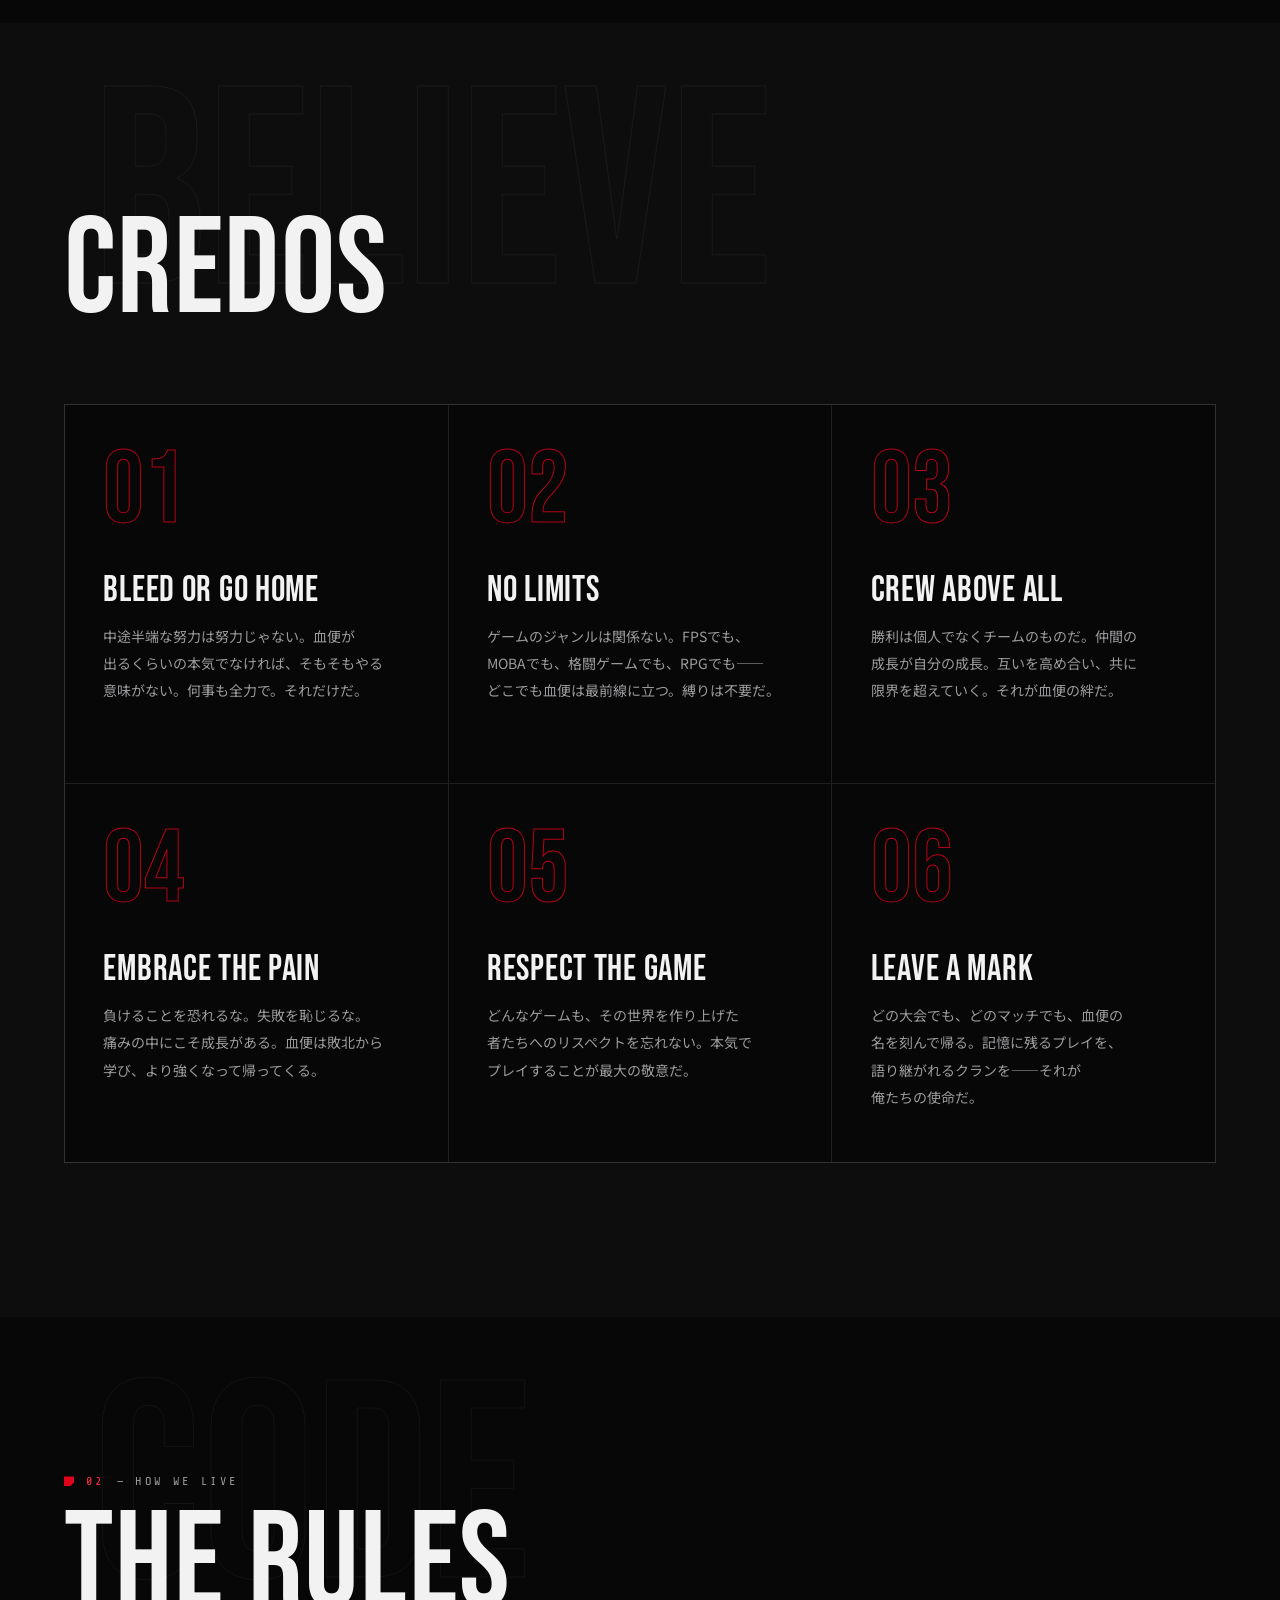
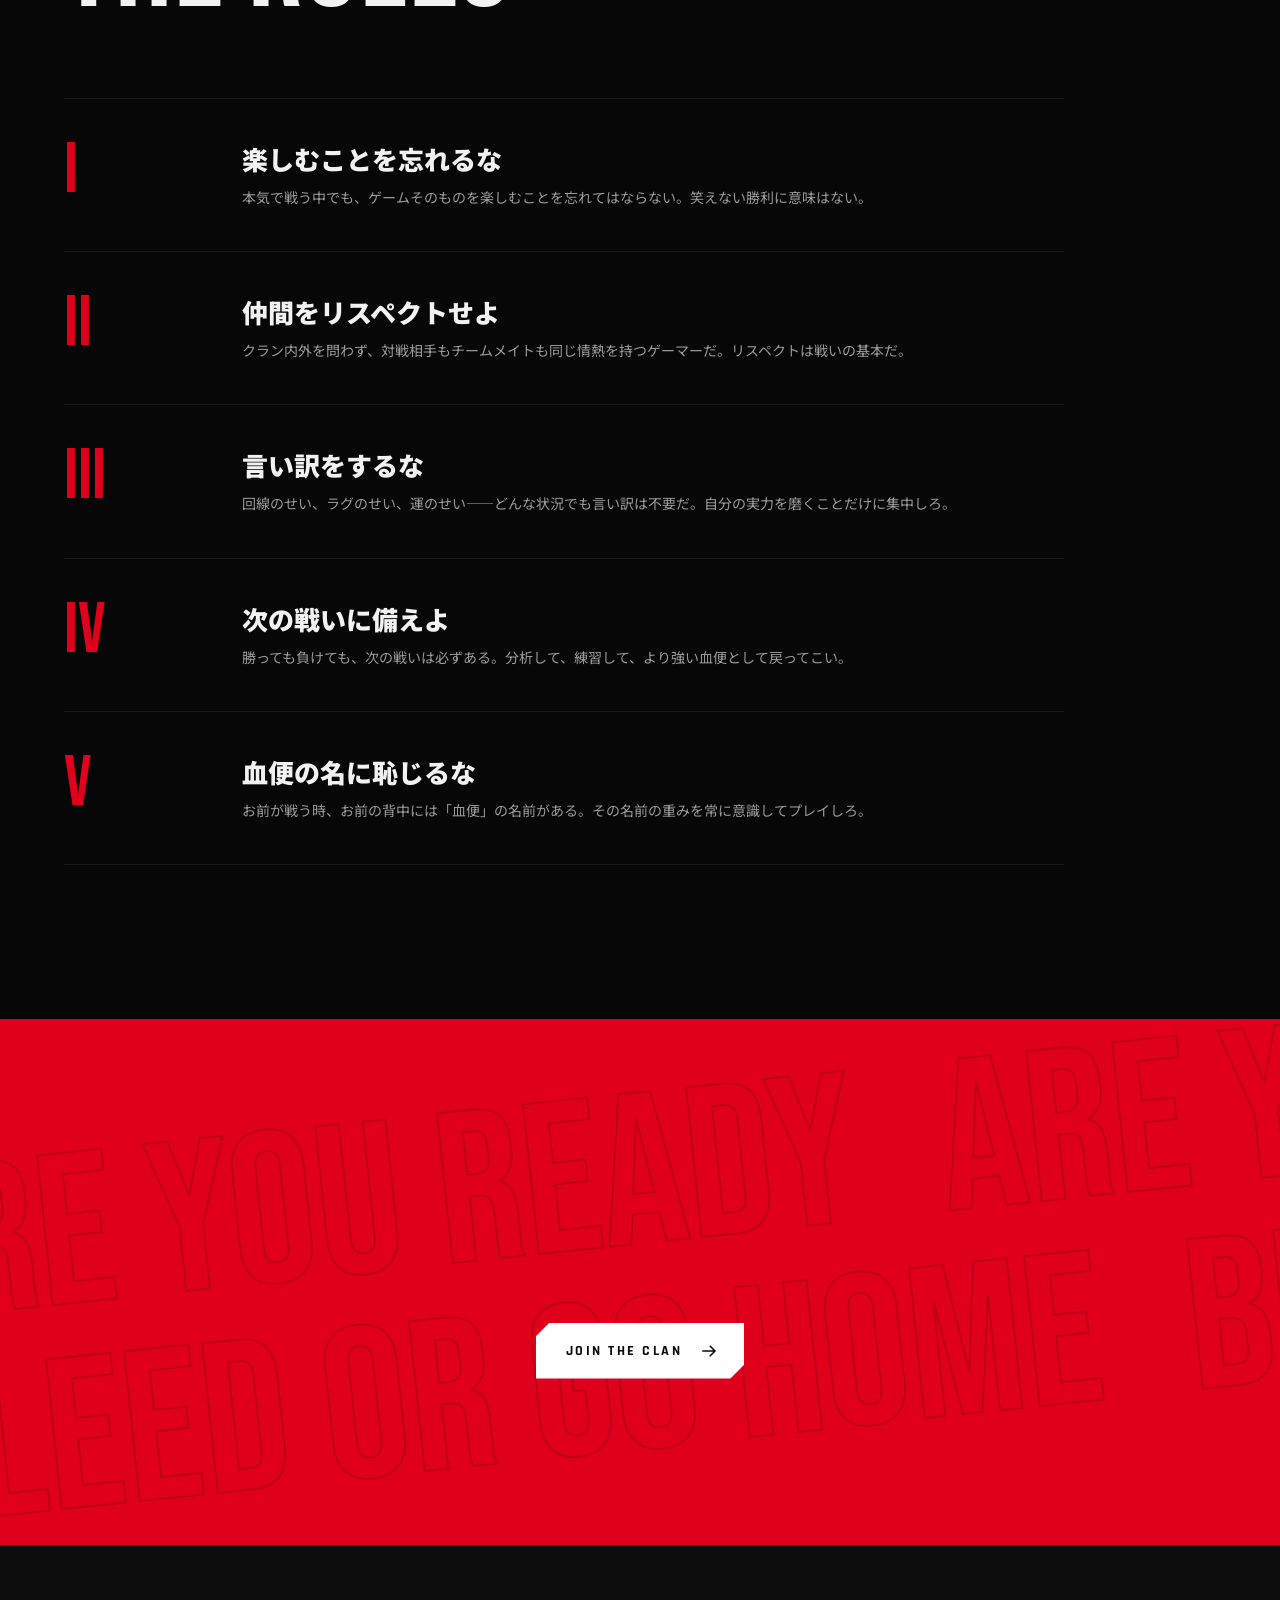
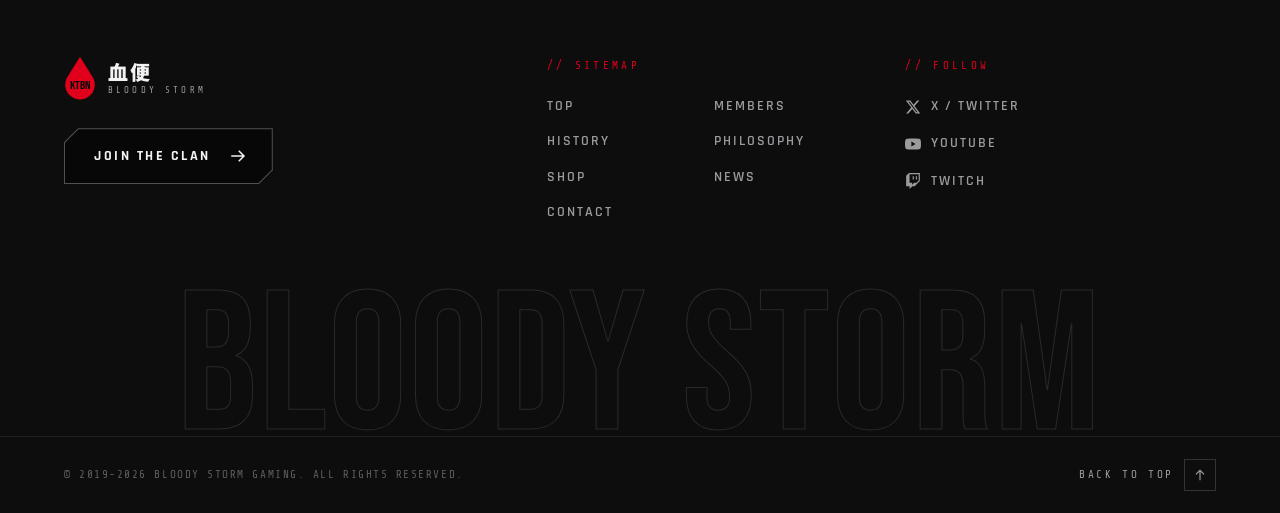
<file: philosophy.html>
<!DOCTYPE html>
<html lang="ja">
<head>
  <meta charset="UTF-8">
  <meta name="viewport" content="width=device-width, initial-scale=1.0, viewport-fit=cover">
  <meta name="theme-color" content="#070707">
  <title>PHILOSOPHY | 血便 BLOODY STORM GAMING</title>
  <meta name="description" content="プロゲーミングチーム「血便」の信条。「血便が出るくらい頑張る」という魂の宣言。">
  <link rel="icon" href="images/logo.svg" type="image/svg+xml">
  <link rel="preconnect" href="https://fonts.googleapis.com">
  <link rel="preconnect" href="https://fonts.gstatic.com" crossorigin>
  <link rel="stylesheet" href="https://fonts.googleapis.com/css2?family=Bebas+Neue&family=Rajdhani:wght@500;600;700&family=Share+Tech+Mono&family=Noto+Sans+JP:wght@400;500;700;900&display=swap">
  <link rel="stylesheet" href="css/style.css">
  <link rel="stylesheet" href="css/components.css">
  <link rel="stylesheet" href="css/pages.css">
  <script>document.documentElement.classList.add('js')</script>
</head>
<body>
  <div class="loader" aria-hidden="true"><div class="loader__panel loader__panel--top"></div><div class="loader__panel loader__panel--bottom"></div></div>

  <main>
    <section class="phero">
      <div class="phero__bg" aria-hidden="true"></div>
      <div class="phero__marquee" aria-hidden="true">
        <div class="marquee" style="--speed:70s"><div class="marquee__track"><span class="marquee__item">OUR SOUL</span></div></div>
      </div>
      <div class="container">
        <p class="phero__crumb" data-reveal="fade"><a href="index.html">HOME</a><i></i>PHILOSOPHY</p>
        <h1 class="phero__title glitch" data-split style="font-size: clamp(60px, 14vw, 210px)">PHILOSOPHY</h1>
        <div class="phero__row">
          <p class="phero__desc" data-reveal="up">血便が血便である理由。俺たちが守り続ける、魂の宣言。</p>
        </div>
      </div>
      <span class="phero__rule"></span>
    </section>

    <!-- Slogan: fills red as you scroll -->
    <section class="creed">
      <div class="container">
        <p class="creed__text fill-text fit-line" id="motto" style="--fit-len: 11" aria-label="血便が出るくらい頑張る">
          <span class="nb">血便が</span><span class="nb">出るくらい</span><span class="nb">頑張る</span>
        </p>
      </div>
    </section>

    <!-- Manifesto -->
    <section class="section section--flush-top">
      <div class="container">
        <div class="manifesto">
          <span class="manifesto__tag">MANIFESTO</span>
          <div class="manifesto__lines">
            <p class="mline"><span style="--i:0"><span class="nb">俺たちは</span><span class="nb"><span class="red">限界</span>を超えたところで</span><span class="nb">戦う。</span></span></p>
            <p class="mline"><span style="--i:1"><span class="nb"><span class="dim">痛みは</span>勲章だ。</span><span class="nb"><span class="dim">敗北は</span>燃料だ。</span></span></p>
            <p class="mline"><span style="--i:2"><span class="nb">どんなゲームでも、</span><span class="nb">どんな相手でも、</span></span></p>
            <p class="mline"><span style="--i:3"><span class="nb"><span class="red">全力で</span></span><span class="nb">ぶつかり続ける——</span></span></p>
            <p class="mline"><span style="--i:4"><span class="nb"><span class="dim">それが</span></span><span class="nb">血便の生き方だ。</span></span></p>
          </div>
        </div>
      </div>
    </section>

    <!-- Credos -->
    <section class="section section--dark">
      <div class="container">
        <div class="sec-head">
          <span class="sec-head__ghost" aria-hidden="true">BELIEVE</span>
          <div>
            <p class="sec-head__index" data-reveal="fade"><b>01</b> — WHAT WE BELIEVE</p>
            <h2 class="sec-head__title" data-split>CREDOS</h2>
          </div>
        </div>
        <div class="credos" data-stagger=".08">
          <article class="credo" data-reveal="up">
            <span class="credo__no">01</span>
            <h3 class="credo__title">BLEED OR GO HOME</h3>
            <p class="credo__text">中途半端な努力は努力じゃない。血便が出るくらいの本気でなければ、そもそもやる意味がない。何事も全力で。それだけだ。</p>
          </article>
          <article class="credo" data-reveal="up">
            <span class="credo__no">02</span>
            <h3 class="credo__title">NO LIMITS</h3>
            <p class="credo__text">ゲームのジャンルは関係ない。FPSでも、MOBAでも、格闘ゲームでも、RPGでも——どこでも血便は最前線に立つ。縛りは不要だ。</p>
          </article>
          <article class="credo" data-reveal="up">
            <span class="credo__no">03</span>
            <h3 class="credo__title">CREW ABOVE ALL</h3>
            <p class="credo__text">勝利は個人でなくチームのものだ。仲間の成長が自分の成長。互いを高め合い、共に限界を超えていく。それが血便の絆だ。</p>
          </article>
          <article class="credo" data-reveal="up">
            <span class="credo__no">04</span>
            <h3 class="credo__title">EMBRACE THE PAIN</h3>
            <p class="credo__text">負けることを恐れるな。失敗を恥じるな。痛みの中にこそ成長がある。血便は敗北から学び、より強くなって帰ってくる。</p>
          </article>
          <article class="credo" data-reveal="up">
            <span class="credo__no">05</span>
            <h3 class="credo__title">RESPECT THE GAME</h3>
            <p class="credo__text">どんなゲームも、その世界を作り上げた者たちへのリスペクトを忘れない。本気でプレイすることが最大の敬意だ。</p>
          </article>
          <article class="credo" data-reveal="up">
            <span class="credo__no">06</span>
            <h3 class="credo__title">LEAVE A MARK</h3>
            <p class="credo__text">どの大会でも、どのマッチでも、血便の名を刻んで帰る。記憶に残るプレイを、語り継がれるクランを——それが俺たちの使命だ。</p>
          </article>
        </div>
      </div>
    </section>

    <!-- Rules -->
    <section class="section">
      <div class="container">
        <div class="sec-head">
          <span class="sec-head__ghost" aria-hidden="true">CODE</span>
          <div>
            <p class="sec-head__index" data-reveal="fade"><b>02</b> — HOW WE LIVE</p>
            <h2 class="sec-head__title" data-split>THE RULES</h2>
          </div>
        </div>
        <ol class="rules">
          <li class="rule" data-reveal="left">
            <span class="rule__num">I</span>
            <div><h3 class="rule__title">楽しむことを忘れるな</h3><p class="rule__text">本気で戦う中でも、ゲームそのものを楽しむことを忘れてはならない。笑えない勝利に意味はない。</p></div>
          </li>
          <li class="rule" data-reveal="left">
            <span class="rule__num">II</span>
            <div><h3 class="rule__title">仲間をリスペクトせよ</h3><p class="rule__text">クラン内外を問わず、対戦相手もチームメイトも同じ情熱を持つゲーマーだ。リスペクトは戦いの基本だ。</p></div>
          </li>
          <li class="rule" data-reveal="left">
            <span class="rule__num">III</span>
            <div><h3 class="rule__title">言い訳をするな</h3><p class="rule__text">回線のせい、ラグのせい、運のせい——どんな状況でも言い訳は不要だ。自分の実力を磨くことだけに集中しろ。</p></div>
          </li>
          <li class="rule" data-reveal="left">
            <span class="rule__num">IV</span>
            <div><h3 class="rule__title">次の戦いに備えよ</h3><p class="rule__text">勝っても負けても、次の戦いは必ずある。分析して、練習して、より強い血便として戻ってこい。</p></div>
          </li>
          <li class="rule" data-reveal="left">
            <span class="rule__num">V</span>
            <div><h3 class="rule__title">血便の名に恥じるな</h3><p class="rule__text">お前が戦う時、お前の背中には「血便」の名前がある。その名前の重みを常に意識してプレイしろ。</p></div>
          </li>
        </ol>
      </div>
    </section>

    <section class="cta">
      <div class="cta__bg" aria-hidden="true">
        <div class="marquee" style="--speed:40s"><div class="marquee__track"><span class="marquee__item">ARE YOU READY</span></div></div>
        <div class="marquee marquee--reverse" style="--speed:46s"><div class="marquee__track"><span class="marquee__item">BLEED OR GO HOME</span></div></div>
      </div>
      <div class="container cta__inner">
        <h2 class="cta__title fit-line" style="--fit-len: 11" data-reveal="mask"><span class="nb">お前も血便を</span><span class="nb">流してみろ</span></h2>
        <a href="contact.html" class="btn btn--white" data-reveal="up">JOIN THE CLAN</a>
      </div>
    </section>
  </main>

  <script src="js/layout.js"></script>
  <script src="js/main.js"></script>
  <script>
    (function () {
      const motto = document.getElementById('motto');
      const chunks = [...motto.querySelectorAll('.nb')];
      const update = () => {
        const r = motto.getBoundingClientRect();
        const start = innerHeight * 0.85, end = innerHeight * 0.35;
        const p = Math.min(1, Math.max(0, (start - r.top) / (start - end + r.height * 0.5)));
        chunks.forEach((c, k) => {
          const local = Math.min(1, Math.max(0, p * chunks.length - k));
          c.style.setProperty('--p', `${(local * 100).toFixed(1)}%`);
        });
      };
      KTBN.onScroll.push(update);
      addEventListener('resize', update);
      update();
    })();
  </script>
</body>
</html>
</file>
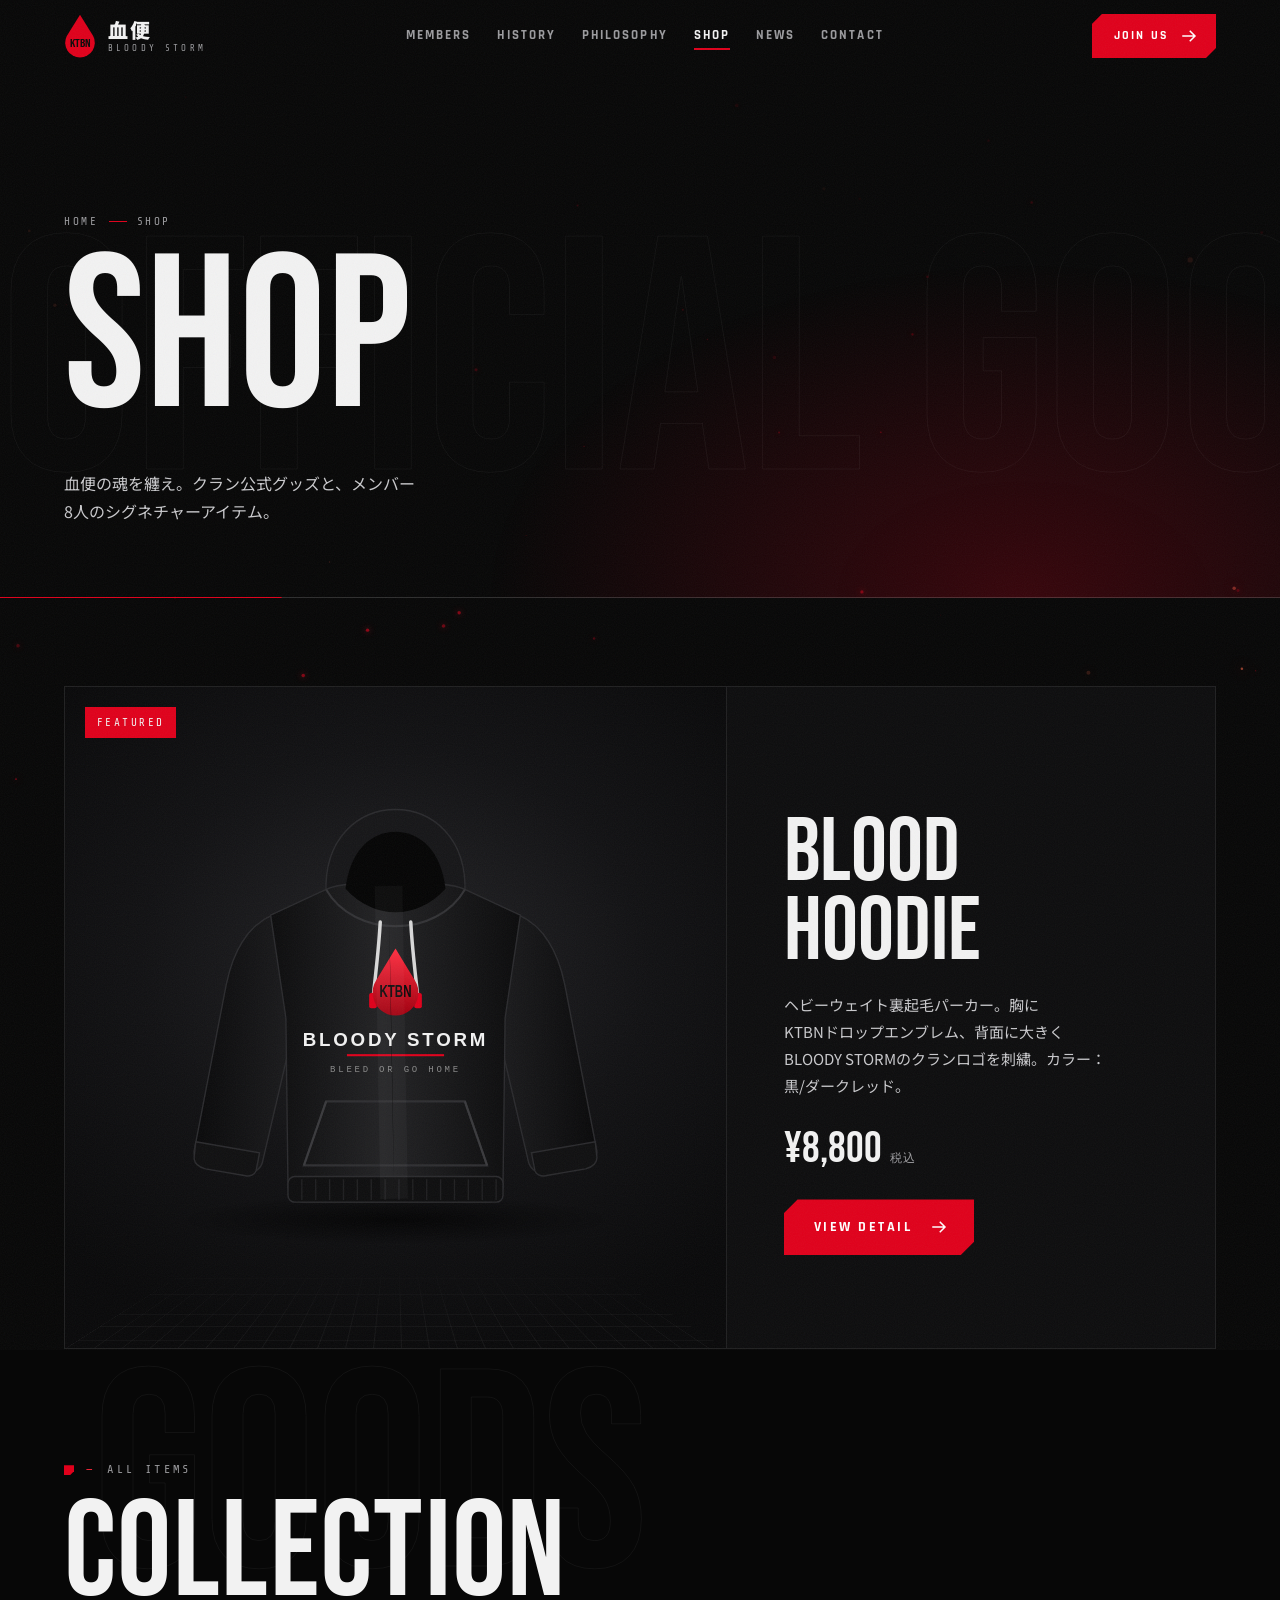
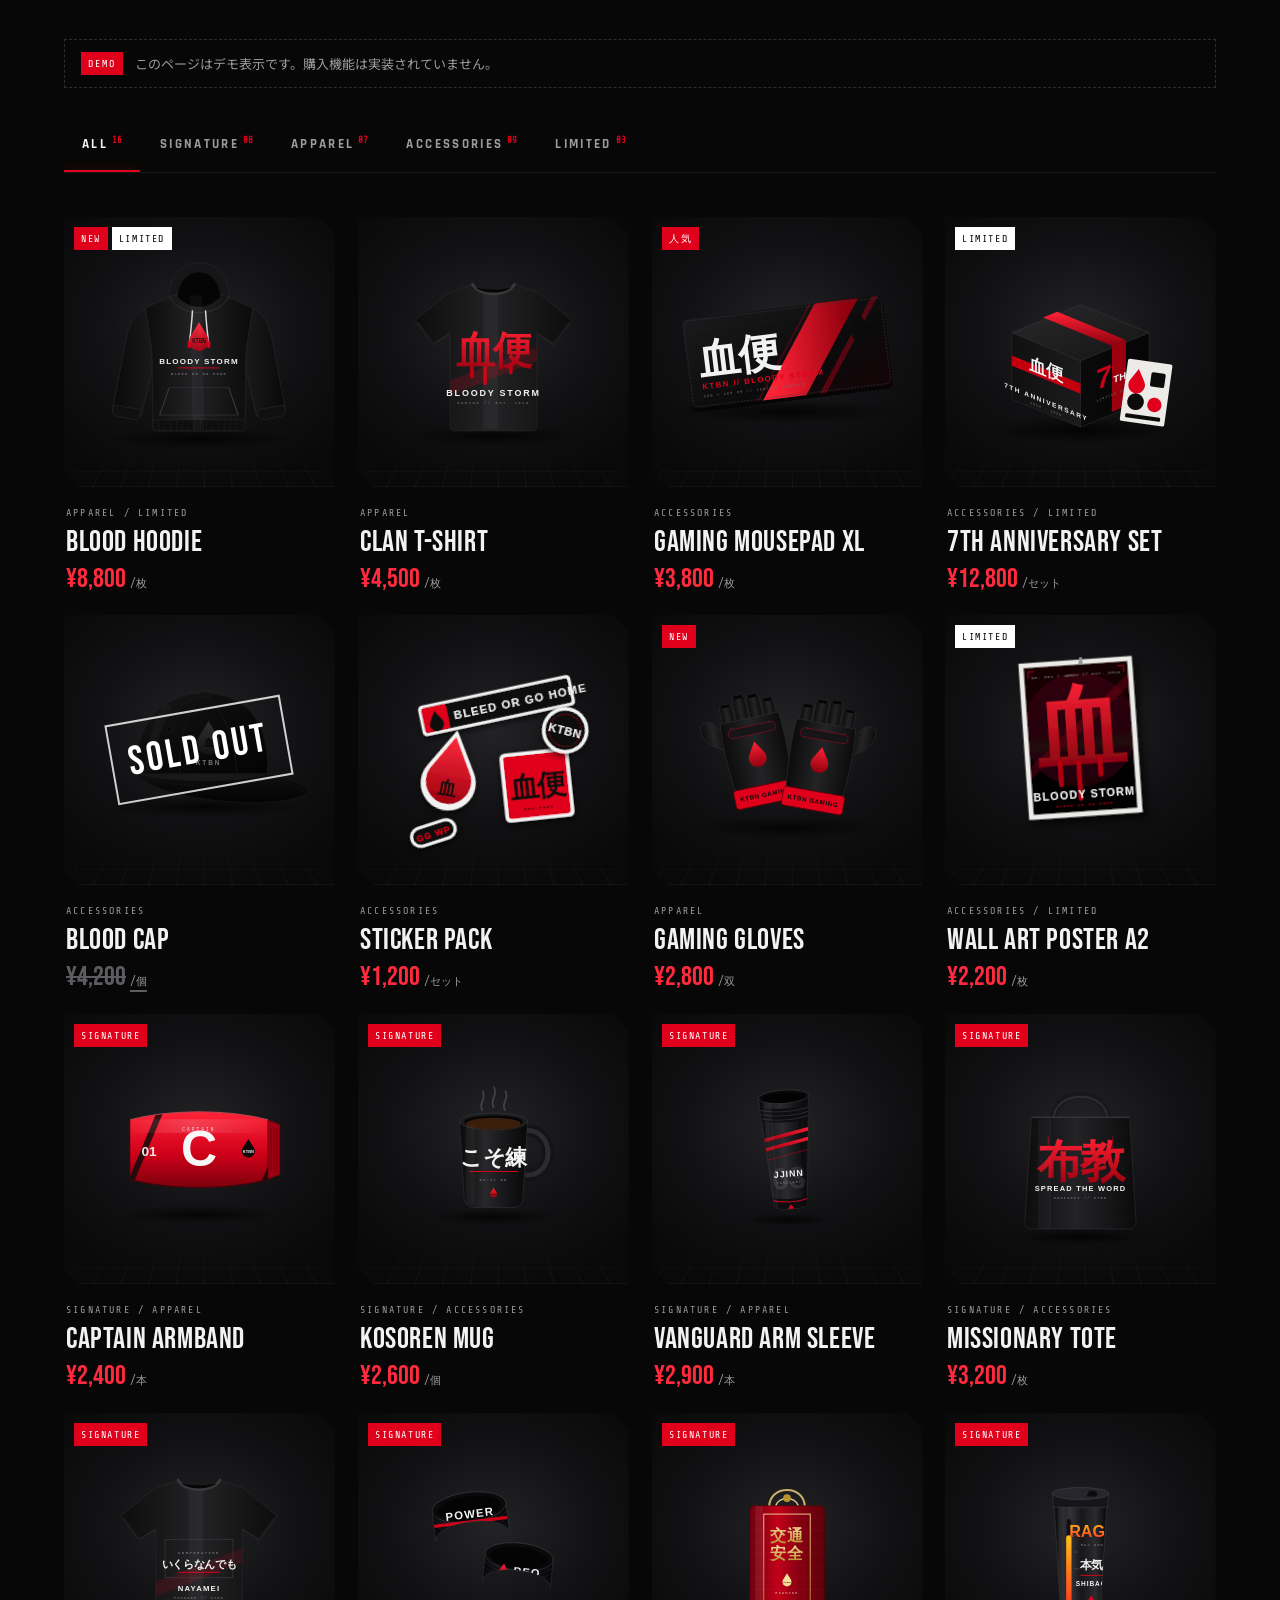
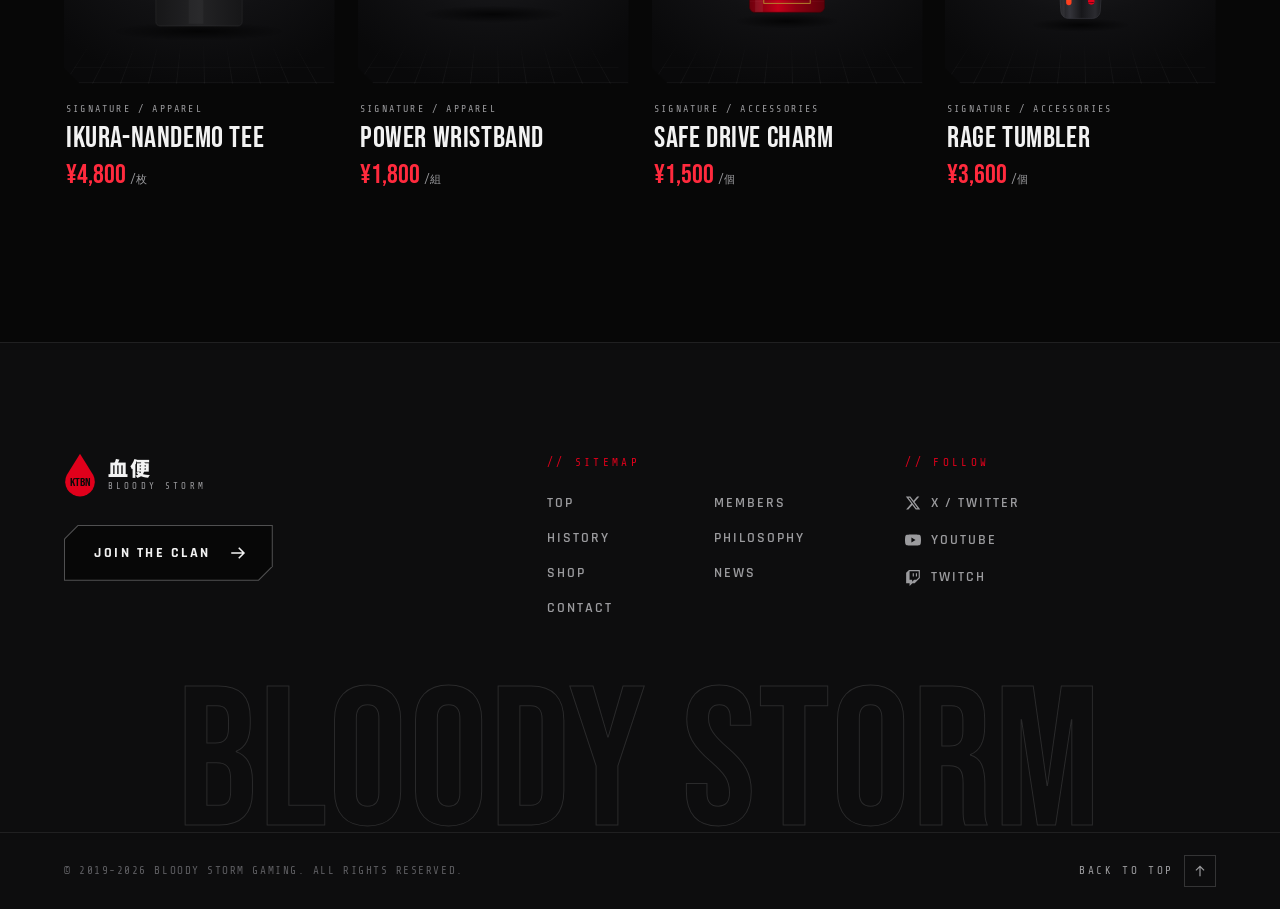
<file: shop.html>
<!DOCTYPE html>
<html lang="ja">
<head>
  <meta charset="UTF-8">
  <meta name="viewport" content="width=device-width, initial-scale=1.0, viewport-fit=cover">
  <meta name="theme-color" content="#070707">
  <title>SHOP | 血便 BLOODY STORM GAMING</title>
  <meta name="description" content="プロゲーミングチーム「血便」公式グッズ。パーカー・Tシャツ・マウスパッドとメンバー別シグネチャーアイテム。">
  <link rel="icon" href="images/logo.svg" type="image/svg+xml">
  <link rel="preconnect" href="https://fonts.googleapis.com">
  <link rel="preconnect" href="https://fonts.gstatic.com" crossorigin>
  <link rel="stylesheet" href="https://fonts.googleapis.com/css2?family=Bebas+Neue&family=Rajdhani:wght@500;600;700&family=Share+Tech+Mono&family=Noto+Sans+JP:wght@400;500;700;900&display=swap">
  <link rel="stylesheet" href="css/style.css">
  <link rel="stylesheet" href="css/components.css">
  <link rel="stylesheet" href="css/pages.css">
  <script>document.documentElement.classList.add('js')</script>
</head>
<body>
  <div class="loader" aria-hidden="true"><div class="loader__panel loader__panel--top"></div><div class="loader__panel loader__panel--bottom"></div></div>

  <main>
    <section class="phero">
      <div class="phero__bg" aria-hidden="true"></div>
      <div class="phero__marquee" aria-hidden="true">
        <div class="marquee" style="--speed:70s"><div class="marquee__track"><span class="marquee__item">OFFICIAL GOODS</span></div></div>
      </div>
      <div class="container">
        <p class="phero__crumb" data-reveal="fade"><a href="index.html">HOME</a><i></i>SHOP</p>
        <h1 class="phero__title glitch" data-split>SHOP</h1>
        <div class="phero__row">
          <p class="phero__desc" data-reveal="up">血便の魂を纏え。クラン公式グッズと、メンバー8人のシグネチャーアイテム。</p>
        </div>
      </div>
      <span class="phero__rule"></span>
    </section>

    <section class="section" style="padding-top: clamp(48px, 7vw, 88px)">
      <div class="container">
        <div class="feature" id="shop-feature"></div>

        <div class="sec-head" style="margin-bottom: 24px">
          <span class="sec-head__ghost" aria-hidden="true">GOODS</span>
          <div>
            <p class="sec-head__index" data-reveal="fade"><b>—</b> ALL ITEMS</p>
            <h2 class="sec-head__title" data-split>COLLECTION</h2>
          </div>
        </div>
        <p class="notice" data-reveal="fade"><b>DEMO</b>このページはデモ表示です。購入機能は実装されていません。</p>
        <div class="tabs-wrap">
          <div class="tabs" id="shop-tabs" role="tablist" aria-label="カテゴリで絞り込み"></div>
        </div>
        <div class="products" id="shop-grid"></div>
      </div>
    </section>
  </main>

  <script src="js/layout.js"></script>
  <script src="js/main.js"></script>
  <script src="js/render.js"></script>
  <script>
    KTBN.renderShop({
      featureEl: document.getElementById('shop-feature'),
      gridEl: document.getElementById('shop-grid'),
      tabsEl: document.getElementById('shop-tabs')
    });
  </script>
</body>
</html>
</file>
<file: css/style.css>
/* =============================================
   KTBN - 血便 Gaming Clan Official Site
   Base: tokens / typography / nav / buttons / loader / footer / motion
   ============================================= */

/* Fonts are loaded via <link> in each page head */

*, *::before, *::after { box-sizing: border-box; margin: 0; padding: 0; }
[hidden] { display: none !important; }

:root {
  --bg: #070707;
  --bg-2: #0d0d0e;
  --bg-3: #151516;
  --bg-4: #1d1d1f;
  --line: rgba(255, 255, 255, 0.08);
  --line-2: rgba(255, 255, 255, 0.16);
  --red: #e0001b;
  --red-hi: #ff2a3d;
  --red-deep: #8a0012;
  --red-dark: #3a0007;
  --red-glow: rgba(224, 0, 27, 0.45);
  --text: #f2f2f2;
  --muted: #9b9b9e;
  --dim: #5d5d61;

  --font-display: 'Bebas Neue', 'Impact', sans-serif;
  --font-en: 'Rajdhani', 'Noto Sans JP', sans-serif;
  --font-mono: 'Share Tech Mono', ui-monospace, monospace;
  --font-jp: 'Noto Sans JP', 'Hiragino Sans', 'Yu Gothic', sans-serif;

  --ease: cubic-bezier(0.16, 1, 0.3, 1);
  --ease-io: cubic-bezier(0.77, 0, 0.175, 1);
  --nav-h: 72px;
  --gutter: clamp(20px, 5vw, 64px);
  --max: 1280px;
  --cut: 14px;
}

html { scroll-behavior: smooth; -webkit-text-size-adjust: 100%; }

body {
  background: var(--bg);
  color: var(--text);
  font-family: var(--font-jp);
  font-size: 15px;
  line-height: 1.8;
  overflow-x: hidden;
  -webkit-font-smoothing: antialiased;
  line-break: strict;
  overflow-wrap: anywhere;
}

body.is-locked { overflow: hidden; }

a { color: inherit; text-decoration: none; }
img, svg { display: block; max-width: 100%; }
button { font: inherit; color: inherit; background: none; border: 0; cursor: pointer; }
ul, ol { list-style: none; }

::selection { background: var(--red); color: #fff; }
::-webkit-scrollbar { width: 6px; }
::-webkit-scrollbar-track { background: var(--bg); }
::-webkit-scrollbar-thumb { background: var(--red-deep); }
::-webkit-scrollbar-thumb:hover { background: var(--red); }

:focus-visible { outline: 2px solid var(--red-hi); outline-offset: 3px; }

/* ---- Typography helpers: no ugly Japanese line breaks ---- */
body { word-break: auto-phrase; }        /* Chrome/Edge: break Japanese only between phrases */
h1, h2, h3, h4 { font-weight: 700; line-height: 1.25; text-wrap: balance; }
p { text-wrap: pretty; }
.nb { display: inline-block; }           /* phrase chunk: breaks only between chunks */
.nowrap { white-space: nowrap; }
.red { color: var(--red); }
.sr-only { position: absolute; width: 1px; height: 1px; overflow: hidden; clip: rect(0 0 0 0); white-space: nowrap; }

.container { width: 100%; max-width: var(--max); margin-inline: auto; padding-inline: var(--gutter); }

/* =============================================
   BACKGROUND FX
   ============================================= */
#ember-canvas {
  position: fixed; inset: 0;
  width: 100%; height: 100%;
  pointer-events: none;
  z-index: 0;
}

.grain {
  position: fixed; inset: -50%;
  width: 200%; height: 200%;
  pointer-events: none;
  z-index: 9990;
  opacity: 0.05;
  background-image: url("data:image/svg+xml,%3Csvg xmlns='http://www.w3.org/2000/svg' width='160' height='160'%3E%3Cfilter id='n'%3E%3CfeTurbulence type='fractalNoise' baseFrequency='.9' numOctaves='2' stitchTiles='stitch'/%3E%3C/filter%3E%3Crect width='100%25' height='100%25' filter='url(%23n)'/%3E%3C/svg%3E");
  animation: grain 1.2s steps(6) infinite;
}
@keyframes grain {
  0% { transform: translate(0, 0); }
  20% { transform: translate(-3%, 2%); }
  40% { transform: translate(2%, -4%); }
  60% { transform: translate(-4%, -1%); }
  80% { transform: translate(3%, 3%); }
  100% { transform: translate(0, 0); }
}

.scroll-progress {
  position: fixed; top: 0; left: 0; right: 0;
  height: 2px;
  z-index: 1200;
  background: linear-gradient(90deg, var(--red-deep), var(--red-hi));
  transform-origin: 0 50%;
  transform: scaleX(var(--p, 0));
  box-shadow: 0 0 12px var(--red-glow);
}

/* Cursor follower (fine pointers only) */
.cursor { display: none; }
@media (hover: hover) and (pointer: fine) {
  .cursor {
    display: block;
    position: fixed; top: 0; left: 0;
    width: 36px; height: 36px;
    margin: -18px 0 0 -18px;
    border: 1px solid rgba(255, 42, 61, 0.7);
    pointer-events: none;
    z-index: 9995;
    transform: translate3d(var(--x, -100px), var(--y, -100px), 0);
    transition: width .35s var(--ease), height .35s var(--ease), margin .35s var(--ease), background-color .35s, border-color .35s, opacity .3s;
    clip-path: polygon(8px 0, 100% 0, 100% calc(100% - 8px), calc(100% - 8px) 100%, 0 100%, 0 8px);
    mix-blend-mode: screen;
  }
  .cursor.is-hover {
    width: 64px; height: 64px; margin: -32px 0 0 -32px;
    background: rgba(224, 0, 27, 0.18);
    border-color: var(--red-hi);
  }
  .cursor.is-hidden { opacity: 0; }
}

/* =============================================
   LOADER & PAGE TRANSITION
   ============================================= */
.loader {
  position: fixed; inset: 0;
  z-index: 10000;
  display: grid; place-items: center;
  pointer-events: none;
}
.loader__panel {
  position: absolute; left: 0; right: 0;
  height: 50.5%;
  background: var(--bg);
  transition: transform 1s var(--ease-io);
}
.loader__panel--top { top: 0; }
.loader__panel--bottom { bottom: 0; }
.loader__line {
  position: absolute; left: 0; right: 0; top: 50%;
  height: 2px; margin-top: -1px;
  background: var(--red-hi);
  box-shadow: 0 0 24px var(--red), 0 0 60px var(--red);
  transform: scaleX(var(--load, 0));
  transition: transform .25s linear, opacity .4s .3s;
}
.loader__center {
  position: relative;
  display: flex; flex-direction: column; align-items: center; gap: 18px;
  transition: opacity .35s, transform .6s var(--ease);
}
.loader__mark { width: 64px; height: 88px; }
.loader__mark path {
  fill: transparent;
  stroke: var(--red-hi);
  stroke-width: 2;
  stroke-dasharray: 320;
  stroke-dashoffset: 320;
  animation: drawMark 1.1s var(--ease) forwards, fillMark .5s .9s forwards;
}
@keyframes drawMark { to { stroke-dashoffset: 0; } }
@keyframes fillMark { to { fill: var(--red); } }
.loader__word {
  font-family: var(--font-display);
  font-size: 15px;
  letter-spacing: 0.6em;
  margin-right: -0.6em;
  color: var(--muted);
}
.loader__count {
  font-family: var(--font-mono);
  font-size: 12px;
  color: var(--red-hi);
  letter-spacing: 0.2em;
}
.loader.is-done .loader__center { opacity: 0; transform: scale(.9); }
.loader.is-done .loader__line { opacity: 0; }
.loader.is-done .loader__panel--top { transform: translateY(-101%); }
.loader.is-done .loader__panel--bottom { transform: translateY(101%); }
.loader.is-gone { visibility: hidden; }
/* Returning visit in same session: skip intro, reveal with a wipe */
.loader.is-quick .loader__center,
.loader.is-quick .loader__line { display: none; }

.wipe {
  position: fixed; inset: 0;
  z-index: 10001;
  pointer-events: none;
}
.wipe span {
  position: absolute; inset: 0;
  transform: translateX(101%);
  transition: transform .6s var(--ease-io);
}
.wipe span:nth-child(1) { background: var(--red); }
.wipe span:nth-child(2) { background: var(--bg); transition-delay: .08s; }
.wipe.is-active span { transform: translateX(0); }

/* =============================================
   NAVIGATION
   ============================================= */
.nav {
  position: fixed; top: 0; left: 0; right: 0;
  height: var(--nav-h);
  z-index: 1100;
  display: flex; align-items: center; justify-content: space-between;
  gap: 24px;
  padding-inline: var(--gutter);
  transition: transform .5s var(--ease), background-color .4s, backdrop-filter .4s;
}
.nav::after {
  content: '';
  position: absolute; left: 0; right: 0; bottom: 0;
  height: 1px;
  background: linear-gradient(90deg, transparent, var(--line-2) 20%, var(--line-2) 80%, transparent);
  opacity: 0;
  transition: opacity .4s;
}
.nav.is-scrolled { background: rgba(7, 7, 7, 0.78); backdrop-filter: blur(14px) saturate(140%); -webkit-backdrop-filter: blur(14px) saturate(140%); }
.nav.is-scrolled::after { opacity: 1; }
.nav.is-hidden { transform: translateY(-100%); }

.brand {
  display: flex; align-items: center; gap: 12px;
  position: relative; z-index: 2;
  white-space: nowrap;
}
.brand__mark { width: 32px; height: 44px; transition: transform .6s var(--ease); }
.brand__mark path { fill: var(--red); }
.brand__mark text { font-family: var(--font-display); fill: #0a0a0a; }
.brand:hover .brand__mark { transform: rotate(-12deg) scale(1.08); }
.brand__text { display: flex; flex-direction: column; line-height: 1; }
.brand__jp { font-family: var(--font-jp); font-weight: 900; font-size: 20px; letter-spacing: .08em; }
.brand__en { font-family: var(--font-mono); font-size: 9px; letter-spacing: .35em; color: var(--muted); margin-top: 4px; }

.nav__links { display: flex; align-items: center; gap: clamp(4px, 1.4vw, 22px); }
.nav__link {
  position: relative;
  display: flex; align-items: baseline; gap: 6px;
  padding: 10px 4px;
  font-family: var(--font-en);
  font-weight: 700;
  font-size: 13px;
  letter-spacing: .16em;
  color: var(--muted);
  transition: color .3s;
  white-space: nowrap;
}
.nav__link .roll { display: inline-block; overflow: hidden; height: 1.2em; line-height: 1.2em; vertical-align: bottom; }
.nav__link .roll > span { display: block; transition: transform .45s var(--ease); }
.nav__link .roll > span::after { content: attr(data-text); display: block; color: var(--text); }
.nav__link:hover { color: var(--text); }
.nav__link:hover .roll > span { transform: translateY(-50%); }
.nav__link::after {
  content: '';
  position: absolute; left: 4px; right: 4px; bottom: 4px;
  height: 2px; background: var(--red);
  transform: scaleX(0); transform-origin: right;
  transition: transform .45s var(--ease);
}
.nav__link.is-active { color: var(--text); }
.nav__link.is-active::after { transform: scaleX(1); transform-origin: left; }

.nav__cta { margin-left: 8px; }

.burger {
  display: none;
  position: relative; z-index: 2;
  width: 48px; height: 48px;
  margin-right: -10px;
}
.burger span {
  position: absolute; left: 12px; right: 12px;
  height: 2px; background: var(--text);
  transition: transform .5s var(--ease), top .5s var(--ease), width .5s var(--ease), background-color .3s;
}
.burger span:nth-child(1) { top: 18px; }
.burger span:nth-child(2) { top: 28px; right: 20px; background: var(--red); }
.burger.is-open span:nth-child(1) { top: 23px; transform: rotate(45deg); }
.burger.is-open span:nth-child(2) { top: 23px; right: 12px; transform: rotate(-45deg); background: var(--text); }

/* Mobile overlay menu */
.menu {
  position: fixed; inset: 0;
  z-index: 1050;
  display: flex; flex-direction: column; justify-content: center;
  padding: calc(var(--nav-h) + 16px) var(--gutter) 40px;
  background: var(--bg);
  clip-path: circle(0 at calc(100% - 44px) 36px);
  transition: clip-path .8s var(--ease-io), visibility 0s .8s;
  visibility: hidden;
  overflow-y: auto;
}
.menu::before {
  content: '血便';
  position: absolute; right: -0.1em; bottom: -0.15em;
  font-family: var(--font-jp); font-weight: 900;
  font-size: 46vw; line-height: 1;
  color: transparent;
  -webkit-text-stroke: 1px rgba(224, 0, 27, 0.18);
  pointer-events: none;
}
.menu.is-open { clip-path: circle(150% at calc(100% - 44px) 36px); visibility: visible; transition: clip-path .8s var(--ease-io), visibility 0s; }
.menu__list { display: flex; flex-direction: column; gap: 2px; position: relative; }
.menu__item { overflow: hidden; }
.menu__link {
  display: flex; align-items: baseline; gap: 14px;
  font-family: var(--font-display);
  font-size: clamp(40px, 12vw, 64px);
  line-height: 1.05;
  letter-spacing: .02em;
  transform: translateY(105%);
  transition: transform .8s var(--ease), color .3s;
}
.menu__link.is-active, .menu__link:active { color: var(--red-hi); }
.menu.is-open .menu__link { transform: translateY(0); transition-delay: calc(.25s + var(--i) * .05s); }
.menu__foot {
  position: relative;
  display: flex; flex-wrap: wrap; justify-content: space-between; gap: 16px;
  margin-top: 40px; padding-top: 20px;
  border-top: 1px solid var(--line);
  font-family: var(--font-mono); font-size: 11px; letter-spacing: .2em; color: var(--muted);
  opacity: 0; transition: opacity .5s;
}
.menu.is-open .menu__foot { opacity: 1; transition-delay: .7s; }
.menu__sns { display: flex; gap: 18px; }
.menu__sns a:active { color: var(--red-hi); }

@media (max-width: 1080px) {
  .nav .nav__links, .nav .nav__cta { display: none; }
  .burger { display: block; }
}
@media (max-width: 600px) { :root { --nav-h: 64px; } }

/* =============================================
   BUTTONS
   (JS wraps label: <span class="btn__label"><span data-text>..</span></span><span class="btn__icon">)
   ============================================= */
.btn {
  --btn-edge: var(--red);
  --btn-bg: var(--red);
  --btn-fill: #fff;
  --btn-fg: #fff;
  --btn-fg-hover: #0a0a0a;
  position: relative;
  isolation: isolate;
  display: inline-flex; align-items: center; justify-content: center; gap: 18px;
  min-height: 56px;
  padding: 0 26px 0 30px;
  font-family: var(--font-en);
  font-weight: 700;
  font-size: 14px;
  letter-spacing: .18em;
  line-height: 1;
  white-space: nowrap;
  color: var(--btn-fg);
  background: var(--btn-edge);
  clip-path: polygon(var(--cut) 0, 100% 0, 100% calc(100% - var(--cut)), calc(100% - var(--cut)) 100%, 0 100%, 0 var(--cut));
  transition: color .45s var(--ease), transform .4s var(--ease);
  -webkit-tap-highlight-color: transparent;
  user-select: none;
}
.btn::before {
  content: '';
  position: absolute; inset: 1px;
  z-index: -2;
  background: var(--btn-bg);
  clip-path: polygon(calc(var(--cut) - .5px) 0, 100% 0, 100% calc(100% - var(--cut) + .5px), calc(100% - var(--cut) + .5px) 100%, 0 100%, 0 calc(var(--cut) - .5px));
}
.btn::after {
  content: '';
  position: absolute; inset: 0;
  z-index: -1;
  background: var(--btn-fill);
  transform: scaleX(0);
  transform-origin: 100% 50%;
  transition: transform .6s var(--ease);
}
.btn__label { position: relative; display: block; overflow: hidden; height: 1.15em; line-height: 1.15em; }
.btn__label > span { display: block; transition: transform .55s var(--ease); }
.btn__label > span::after { content: attr(data-text); display: block; }
.btn__icon {
  position: relative;
  display: grid; place-items: center;
  width: 18px; height: 18px;
  overflow: hidden;
}
.btn__icon svg { width: 18px; height: 18px; transition: transform .55s var(--ease); }
.btn__icon svg + svg { position: absolute; transform: translateX(-160%); }
.btn__shine {
  position: absolute; top: 0; bottom: 0; left: -40%;
  width: 30%;
  z-index: 1;
  background: linear-gradient(100deg, transparent, rgba(255, 255, 255, 0.45), transparent);
  transform: skewX(-20deg) translateX(-200%);
  pointer-events: none;
}

@media (hover: hover) {
  .btn:hover { color: var(--btn-fg-hover); }
  .btn:hover::after { transform: scaleX(1); transform-origin: 0 50%; }
  .btn:hover .btn__label > span { transform: translateY(-50%); }
  .btn:hover .btn__icon svg:first-child { transform: translateX(160%); }
  .btn:hover .btn__icon svg + svg { transform: translateX(0); }
  .btn:hover .btn__shine { animation: shine .9s var(--ease) .1s; }
}
.btn:active { transform: scale(.97); }
@keyframes shine { to { transform: skewX(-20deg) translateX(700%); } }

.btn--ghost {
  --btn-edge: rgba(255, 255, 255, 0.28);
  --btn-bg: var(--bg);
  --btn-fill: var(--red);
  --btn-fg: var(--text);
  --btn-fg-hover: #fff;
}
.btn--white {
  --btn-edge: #fff;
  --btn-bg: #fff;
  --btn-fill: var(--bg);
  --btn-fg: #0a0a0a;
  --btn-fg-hover: #fff;
}
.btn--sm { min-height: 44px; padding: 0 18px 0 22px; font-size: 12px; gap: 12px; --cut: 10px; }
.btn--block { width: 100%; }
.btn[disabled], .btn.is-disabled { opacity: .45; pointer-events: none; }

/* Text link with arrow */
.link-arrow {
  display: inline-flex; align-items: center; gap: 10px;
  font-family: var(--font-en); font-weight: 700; font-size: 13px; letter-spacing: .2em;
  white-space: nowrap;
  position: relative;
  padding-bottom: 6px;
}
.link-arrow::after {
  content: '';
  position: absolute; left: 0; right: 0; bottom: 0;
  height: 1px; background: var(--red);
  transform-origin: left;
  transition: transform .5s var(--ease);
}
.link-arrow svg { width: 16px; height: 16px; color: var(--red); transition: transform .5s var(--ease); }
@media (hover: hover) {
  .link-arrow:hover::after { transform: scaleX(.3); }
  .link-arrow:hover svg { transform: translateX(6px); }
}

/* Icon button (square, cut corner) */
.icon-btn {
  --ib-edge: var(--line-2);
  --ib-bg: var(--bg);
  position: relative;
  isolation: isolate;
  display: grid; place-items: center;
  width: 52px; height: 52px;
  color: var(--text);
  background: var(--ib-edge);
  transition: transform .3s var(--ease);
  clip-path: polygon(10px 0, 100% 0, 100% calc(100% - 10px), calc(100% - 10px) 100%, 0 100%, 0 10px);
  -webkit-tap-highlight-color: transparent;
}
.icon-btn::before {
  content: '';
  position: absolute; inset: 1px; z-index: -1;
  background: var(--ib-bg);
  clip-path: polygon(9.6px 0, 100% 0, 100% calc(100% - 9.6px), calc(100% - 9.6px) 100%, 0 100%, 0 9.6px);
  transition: background-color .35s;
}
.icon-btn svg { width: 20px; height: 20px; }
@media (hover: hover) { .icon-btn:hover { --ib-edge: var(--red); --ib-bg: var(--red); } }
.icon-btn:active { transform: scale(.94); }
.icon-btn[disabled] { opacity: .3; pointer-events: none; }

/* =============================================
   REVEAL / MOTION PRIMITIVES
   ============================================= */
.js [data-reveal] { transition: opacity 1s var(--ease), transform 1.1s var(--ease), clip-path 1.2s var(--ease-io); transition-delay: var(--d, 0s); }
.js [data-reveal="up"] { opacity: 0; transform: translateY(48px); }
.js [data-reveal="fade"] { opacity: 0; }
.js [data-reveal="left"] { opacity: 0; transform: translateX(-56px); }
.js [data-reveal="right"] { opacity: 0; transform: translateX(56px); }
.js [data-reveal="scale"] { opacity: 0; transform: scale(.92); }
/* keep a 1px sliver so IntersectionObserver (which respects clip-path) can still see it */
.js [data-reveal="mask"] { clip-path: inset(0 0 calc(100% - 1px) 0); transform: translateY(24px); }
.js [data-reveal].is-in { opacity: 1; transform: none; }
.js [data-reveal="mask"].is-in { clip-path: inset(0 0 0 0); }
.js .btn[data-reveal] { transition: opacity 1s var(--ease), transform 1.1s var(--ease), color .45s var(--ease); transition-delay: var(--d, 0s), var(--d, 0s), 0s; }

/* Curtain: a red block sweeps across, content appears behind it */
.js [data-reveal="curtain"] { position: relative; }
.js [data-reveal="curtain"] > * { opacity: 0; transition: opacity .01s calc(var(--d, 0s) + .55s); }
.js [data-reveal="curtain"]::after {
  content: '';
  position: absolute; inset: 0;
  z-index: 5;
  background: var(--red);
  transform: scaleX(0);
  transform-origin: left;
  pointer-events: none;
}
.js [data-reveal="curtain"].is-in > * { opacity: 1; }
.js [data-reveal="curtain"].is-in::after { animation: curtain 1.1s var(--ease-io) var(--d, 0s) both; }
@keyframes curtain {
  0% { transform: scaleX(0); transform-origin: left; }
  50% { transform: scaleX(1); transform-origin: left; }
  50.1% { transform: scaleX(1); transform-origin: right; }
  100% { transform: scaleX(0); transform-origin: right; }
}

/* Split text: JS wraps chars in .char > span */
.split .char { display: inline-block; overflow: hidden; vertical-align: top; padding-bottom: .04em; margin-bottom: -.04em; }
.split .char > span { display: inline-block; transition: transform 1s var(--ease); transition-delay: calc(var(--d, 0s) + var(--ci, 0) * .035s); }
.js .split:not(.is-in) .char > span { transform: translateY(110%) rotate(6deg); }
.split .word { display: inline-block; white-space: nowrap; }

/* Glitch (RGB split), triggered periodically by .is-glitching */
.glitch { position: relative; display: inline-block; }
.glitch::before, .glitch::after {
  content: attr(data-text);
  position: absolute; inset: 0;
  pointer-events: none;
  opacity: 0;
}
.glitch::before { color: #00f0ff; mix-blend-mode: screen; }
.glitch::after { color: var(--red-hi); mix-blend-mode: screen; }
.glitch.is-glitching::before { animation: glitchA .45s steps(2) both; }
.glitch.is-glitching::after { animation: glitchB .45s steps(2) both; }
@keyframes glitchA {
  0% { opacity: .8; transform: translate(-6px, 2px); clip-path: inset(10% 0 60% 0); }
  25% { transform: translate(5px, -2px); clip-path: inset(55% 0 20% 0); }
  50% { transform: translate(-3px, 0); clip-path: inset(30% 0 45% 0); }
  75% { transform: translate(4px, 1px); clip-path: inset(75% 0 5% 0); }
  100% { opacity: 0; transform: none; }
}
@keyframes glitchB {
  0% { opacity: .8; transform: translate(6px, -2px); clip-path: inset(65% 0 10% 0); }
  25% { transform: translate(-5px, 2px); clip-path: inset(5% 0 70% 0); }
  50% { transform: translate(3px, 0); clip-path: inset(40% 0 35% 0); }
  75% { transform: translate(-4px, -1px); clip-path: inset(15% 0 60% 0); }
  100% { opacity: 0; transform: none; }
}

/* Marquee */
.marquee { overflow: hidden; white-space: nowrap; display: flex; user-select: none; }
.marquee__track { display: flex; flex-shrink: 0; animation: marquee var(--speed, 30s) linear infinite; }
.marquee--reverse .marquee__track { animation-direction: reverse; }
.marquee__item { display: inline-flex; align-items: center; flex-shrink: 0; }
@keyframes marquee { to { transform: translateX(-100%); } }

/* =============================================
   FOOTER
   ============================================= */
.footer {
  position: relative; z-index: 1;
  background: var(--bg-2);
  border-top: 1px solid var(--line);
  overflow: hidden;
  padding-top: clamp(64px, 10vw, 110px);
}
.footer__top {
  display: grid;
  grid-template-columns: 1.4fr 1fr 1fr;
  gap: 48px;
  padding-bottom: 56px;
}
.footer__brand .btn { margin-top: 28px; }
.footer__head { font-family: var(--font-mono); font-size: 11px; letter-spacing: .3em; color: var(--red); margin-bottom: 18px; }
.footer__nav { display: grid; grid-template-columns: 1fr 1fr; gap: 10px 24px; }
.footer__nav a, .footer__sns a {
  font-family: var(--font-en); font-weight: 600; font-size: 14px; letter-spacing: .14em;
  color: var(--muted);
  display: inline-flex; align-items: center; gap: 10px;
  transition: color .3s, transform .4s var(--ease);
}
.footer__sns { display: flex; flex-direction: column; gap: 12px; }
.footer__sns svg { width: 16px; height: 16px; }
@media (hover: hover) {
  .footer__nav a:hover, .footer__sns a:hover { color: var(--text); transform: translateX(6px); }
}
.footer__word {
  font-family: var(--font-display);
  font-size: clamp(64px, 15.5vw, 240px);
  line-height: .78;
  letter-spacing: .01em;
  text-align: center;
  color: transparent;
  -webkit-text-stroke: 1px rgba(255, 255, 255, 0.12);
  background: linear-gradient(90deg, var(--red) 0 var(--fill, 0%), transparent var(--fill, 0%));
  -webkit-background-clip: text;
  background-clip: text;
  white-space: nowrap;
  margin-inline: calc(var(--gutter) * -1);
  transform: translateY(8%);
  user-select: none;
}
.footer__bottom {
  position: relative;
  display: flex; flex-wrap: wrap; align-items: center; justify-content: space-between; gap: 12px 24px;
  padding-block: 22px;
  border-top: 1px solid var(--line);
  font-family: var(--font-mono); font-size: 11px; letter-spacing: .14em; color: var(--dim);
  background: var(--bg-2);
}
.to-top { display: inline-flex; align-items: center; gap: 10px; color: var(--muted); letter-spacing: .24em; transition: color .3s; }
.to-top span { display: grid; place-items: center; width: 32px; height: 32px; border: 1px solid var(--line-2); transition: background-color .3s, border-color .3s; }
.to-top svg { width: 14px; height: 14px; transform: rotate(-90deg); }
@media (hover: hover) { .to-top:hover { color: var(--text); } .to-top:hover span { background: var(--red); border-color: var(--red); } }

@media (max-width: 900px) {
  .footer__top { grid-template-columns: 1fr 1fr; }
  .footer__brand { grid-column: 1 / -1; }
}
@media (max-width: 520px) {
  .footer__top { grid-template-columns: 1fr; gap: 36px; }
}

/* =============================================
   REDUCED MOTION
   ============================================= */
@media (prefers-reduced-motion: reduce) {
  *, *::before, *::after { animation-duration: .001ms !important; animation-iteration-count: 1 !important; transition-duration: .001ms !important; scroll-behavior: auto !important; }
  .grain, #ember-canvas, .cursor { display: none !important; }
}
</file>
<file: css/components.css>
/* =============================================
   KTBN - Components: sections / hero / cards / modal / news / tabs
   ============================================= */

main { position: relative; z-index: 1; }

.section { position: relative; z-index: 1; padding-block: clamp(88px, 12vw, 160px); }
.section--flush-top { padding-top: 0; }
.section--dark { background: var(--bg-2); }

/* ---- Section head ---- */
.sec-head {
  position: relative;
  display: flex; flex-wrap: wrap; align-items: flex-end; justify-content: space-between;
  gap: 24px 40px;
  margin-bottom: clamp(40px, 6vw, 72px);
}
.sec-head__index {
  display: flex; align-items: center; gap: 12px;
  font-family: var(--font-mono); font-size: 12px; letter-spacing: .28em; color: var(--muted);
  margin-bottom: 14px;
}
.sec-head__index::before { content: ''; width: 10px; height: 10px; background: var(--red); clip-path: polygon(0 0, 100% 0, 100% 60%, 60% 100%, 0 100%); }
.sec-head__index b { color: var(--red-hi); font-weight: 400; }
.sec-head__title {
  font-family: var(--font-display);
  font-weight: 400;
  font-size: clamp(60px, 11vw, 136px);
  line-height: .88;
  letter-spacing: .01em;
  white-space: nowrap;
}
.sec-head__jp { color: var(--muted); font-size: 14px; margin-top: 14px; }
.sec-head__ghost {
  position: absolute; left: -0.04em; top: -0.42em;
  font-family: var(--font-display);
  font-size: clamp(110px, 22vw, 300px);
  line-height: 1;
  color: transparent;
  -webkit-text-stroke: 1px rgba(255, 255, 255, 0.05);
  white-space: nowrap;
  pointer-events: none;
  z-index: -1;
  transform: translateX(var(--px, 0));
}

/* =============================================
   HERO (index)
   ============================================= */
.hero {
  position: relative;
  min-height: 100vh; min-height: 100svh;
  display: grid; place-items: center;
  padding: calc(var(--nav-h) + 24px) var(--gutter) 120px;
  overflow: hidden;
  isolation: isolate;
}
.hero__bg { position: absolute; inset: 0; z-index: -1; }
.hero__glow {
  position: absolute; inset: -20%;
  background:
    radial-gradient(40% 35% at 50% 55%, rgba(224, 0, 27, 0.32), transparent 70%),
    radial-gradient(30% 40% at 85% 20%, rgba(138, 0, 18, 0.25), transparent 70%),
    radial-gradient(35% 35% at 10% 90%, rgba(138, 0, 18, 0.22), transparent 70%);
  animation: breathe 7s ease-in-out infinite;
}
@keyframes breathe { 50% { opacity: .65; transform: scale(1.06); } }
.hero__lines {
  position: absolute; inset: 0;
  background-image: linear-gradient(90deg, var(--line) 1px, transparent 1px);
  background-size: calc(100% / 6) 100%;
  mask-image: linear-gradient(180deg, transparent, #000 30%, #000 70%, transparent);
  -webkit-mask-image: linear-gradient(180deg, transparent, #000 30%, #000 70%, transparent);
}
.hero__slash {
  position: absolute; left: -10%; right: -10%;
  height: var(--h, 2px);
  top: var(--t, 50%);
  background: linear-gradient(90deg, transparent, var(--red) 30%, var(--red-hi) 50%, var(--red) 70%, transparent);
  transform: rotate(-12deg) scaleX(0);
  opacity: var(--o, .6);
  box-shadow: 0 0 30px var(--red-glow);
}
.is-loaded .hero__slash { animation: slash 1.4s var(--ease-io) forwards; animation-delay: var(--sd, .2s); }
@keyframes slash { to { transform: rotate(-12deg) scaleX(1); } }
.hero__ghost {
  position: absolute; left: 50%; top: 50%;
  font-family: var(--font-jp); font-weight: 900;
  font-size: min(62vw, 78vh);
  line-height: 1;
  letter-spacing: -.06em;
  color: transparent;
  -webkit-text-stroke: 1px rgba(224, 0, 27, 0.09);
  white-space: nowrap;
  transform: translate(calc(-50% + var(--mx, 0px)), calc(-50% + var(--my, 0px)));
  pointer-events: none;
  user-select: none;
}

.hero__inner { position: relative; text-align: center; display: flex; flex-direction: column; align-items: center; }
.hero__eyebrow {
  display: flex; align-items: center; gap: 14px;
  font-family: var(--font-mono); font-size: 12px; letter-spacing: .32em; color: var(--muted);
  white-space: nowrap;
}
.hero__eyebrow::before, .hero__eyebrow::after { content: ''; width: clamp(20px, 6vw, 60px); height: 1px; background: var(--red); }
.hero__title {
  position: relative;
  font-family: var(--font-jp); font-weight: 900;
  font-size: clamp(120px, 31vw, 320px);
  line-height: 1.02;
  letter-spacing: -.05em;
  margin: 6px 0 4px;
  white-space: nowrap;
  text-shadow: 0 0 80px rgba(224, 0, 27, 0.35);
}
.hero__title .char:first-child > span { color: var(--red); }
.hero__drips { position: absolute; left: 6%; right: 52%; top: 86%; height: 1px; pointer-events: none; }
.hero__drips i {
  position: absolute; top: 0; left: var(--l);
  width: var(--w, .02em); height: 0;
  background: linear-gradient(var(--red), var(--red-deep));
  border-radius: 0 0 99px 99px;
}
.is-loaded .hero__drips i { animation: drip var(--dur, 3s) var(--ease) var(--dd, 1.6s) forwards; }
@keyframes drip { to { height: var(--len, 60px); } }

.hero__en {
  font-family: var(--font-display);
  font-size: clamp(18px, 3.2vw, 30px);
  letter-spacing: .5em; margin-right: -.5em;
  white-space: nowrap;
  position: relative; z-index: 1;
  text-shadow: 0 0 14px #070707, 0 0 4px #070707;
}
@media (max-width: 420px) { .hero__en { letter-spacing: .34em; margin-right: -.34em; } }
.hero__slogan {
  display: flex; align-items: center; gap: 14px;
  margin: clamp(18px, 3vw, 28px) 0 clamp(32px, 5vw, 48px);
  font-weight: 700;
  font-size: clamp(15px, 2.2vw, 20px);
  color: var(--text);
}
.hero__slogan::before, .hero__slogan::after { content: ''; width: 18px; height: 18px; border: solid var(--red); flex-shrink: 0; }
.hero__slogan::before { border-width: 2px 0 0 2px; align-self: flex-start; }
.hero__slogan::after { border-width: 0 2px 2px 0; align-self: flex-end; }
.hero__actions { display: flex; flex-wrap: wrap; justify-content: center; gap: 14px; }

.hero__hud {
  position: absolute; left: var(--gutter); right: var(--gutter); bottom: 28px;
  display: flex; align-items: flex-end; justify-content: space-between; gap: 16px;
  font-family: var(--font-mono); font-size: 11px; letter-spacing: .24em; color: var(--muted);
}
.scroll-cue { display: flex; align-items: center; gap: 14px; white-space: nowrap; }
.scroll-cue__bar { position: relative; width: 1px; height: 56px; background: var(--line-2); overflow: hidden; }
.scroll-cue__bar::after { content: ''; position: absolute; left: 0; top: 0; width: 1px; height: 40%; background: var(--red-hi); animation: cue 1.8s var(--ease-io) infinite; }
@keyframes cue { from { transform: translateY(-100%); } to { transform: translateY(260%); } }
.hero__side {
  position: absolute; top: 50%; left: calc(var(--gutter) * .45);
  writing-mode: vertical-rl;
  transform: translateY(-50%) rotate(180deg);
  font-family: var(--font-mono); font-size: 11px; letter-spacing: .4em; color: var(--dim);
  white-space: nowrap;
}
.hero__side--r { left: auto; right: calc(var(--gutter) * .45); transform: translateY(-50%); }

/* staged hero entrance */
.js .hero [data-hero] { opacity: 0; transform: translateY(24px); transition: opacity 1s var(--ease), transform 1.2s var(--ease); }
.is-loaded .hero [data-hero] { opacity: 1; transform: none; transition-delay: calc(var(--hd, 0) * 1s); }

@media (max-width: 760px) {
  .hero__side { display: none; }
  .hero__hud .hud-meta { display: none; }
  .hero__actions { flex-direction: column; width: 100%; max-width: 320px; }
  .hero__actions .btn { width: 100%; }
}

/* =============================================
   BANDS / MARQUEE
   ============================================= */
.bands { position: relative; z-index: 2; height: clamp(150px, 20vw, 240px); overflow: hidden; display: grid; place-items: center; }
.band {
  position: absolute; left: -5%; right: -5%;
  padding-block: clamp(10px, 1.6vw, 18px);
}
.band--red { background: var(--red); transform: rotate(-3deg); z-index: 2; box-shadow: 0 20px 60px rgba(224, 0, 27, 0.25); }
.band--line { background: var(--bg); border-block: 1px solid var(--line-2); transform: rotate(3deg); }
.band .marquee__item {
  font-family: var(--font-display);
  font-size: clamp(34px, 5.4vw, 72px);
  line-height: 1;
  letter-spacing: .02em;
  padding-right: .5em;
  gap: .5em;
}
.band--red .marquee__item { color: #0a0a0a; }
.band--line .marquee__item { color: transparent; -webkit-text-stroke: 1px rgba(255, 255, 255, 0.4); }
.band .marquee__item svg { width: .55em; height: .76em; flex-shrink: 0; }
.band--red .marquee__item svg path { fill: #0a0a0a; }
.band--line .marquee__item svg path { fill: var(--red); }

/* =============================================
   STATS
   ============================================= */
.stats { display: grid; grid-template-columns: repeat(4, 1fr); border-top: 1px solid var(--line); border-bottom: 1px solid var(--line); }
.stat { position: relative; padding: clamp(28px, 4vw, 48px) clamp(16px, 2.4vw, 32px); }
.stat + .stat { border-left: 1px solid var(--line); }
.stat__num {
  display: flex; align-items: flex-start;
  font-family: var(--font-display);
  font-size: clamp(64px, 9vw, 128px);
  line-height: .9;
  white-space: nowrap;
  font-variant-numeric: tabular-nums;
}
.stat__num sup { font-size: .4em; color: var(--red-hi); margin-left: .08em; line-height: 1; }
.stat__label { font-family: var(--font-mono); font-size: 11px; letter-spacing: .26em; color: var(--muted); margin-top: 12px; white-space: nowrap; }
.stat::after {
  content: ''; position: absolute; left: 0; bottom: -1px; height: 2px; width: 100%;
  background: var(--red); transform: scaleX(0); transform-origin: left;
  transition: transform 1.4s var(--ease-io) var(--d, 0s);
}
.stat.is-in::after { transform: scaleX(1); }
@media (max-width: 760px) {
  .stats { grid-template-columns: 1fr 1fr; }
  .stat:nth-child(3) { border-left: 0; }
  .stat:nth-child(n+3) { border-top: 1px solid var(--line); }
}

/* =============================================
   ABOUT
   ============================================= */
.about { display: grid; grid-template-columns: 1.1fr .9fr; gap: clamp(40px, 7vw, 110px); align-items: center; }
.about__title {
  font-family: var(--font-jp); font-weight: 900;
  font-size: clamp(34px, 5.4vw, 68px);
  line-height: 1.28;
  letter-spacing: -.01em;
  margin: 8px 0 28px;
}
.about__text p { color: #c9c9cc; margin-bottom: 16px; max-width: 36em; }
.about__facts { display: grid; grid-template-columns: repeat(3, 1fr); gap: 1px; background: var(--line); border: 1px solid var(--line); margin: 36px 0 40px; }
.about__facts div { background: var(--bg); padding: 16px 18px; }
.about__facts dt { font-family: var(--font-mono); font-size: 10px; letter-spacing: .24em; color: var(--muted); }
.about__facts dd { font-family: var(--font-display); font-size: 30px; line-height: 1.1; white-space: nowrap; }

.emblem { position: relative; width: min(100%, 460px); aspect-ratio: 1; margin-inline: auto; display: grid; place-items: center; }
.emblem__ring { position: absolute; inset: 0; animation: spin 26s linear infinite; }
.emblem__ring text { font-family: var(--font-mono); font-size: 13.5px; fill: var(--muted); }
.emblem__ring--inner { inset: 14%; animation-direction: reverse; animation-duration: 40s; }
.emblem__ring circle { fill: none; stroke: var(--line-2); }
.emblem__core {
  position: relative;
  width: 42%; aspect-ratio: 8 / 11;
  filter: drop-shadow(0 0 40px rgba(224, 0, 27, 0.55));
  animation: float 6s ease-in-out infinite;
}
.emblem__core path { fill: var(--red); }
.emblem__core text { font-family: var(--font-display); fill: #0a0a0a; }
.emblem__tick { position: absolute; width: 18px; height: 18px; border: solid var(--red); }
.emblem__tick:nth-of-type(1) { top: 0; left: 0; border-width: 2px 0 0 2px; }
.emblem__tick:nth-of-type(2) { top: 0; right: 0; border-width: 2px 2px 0 0; }
.emblem__tick:nth-of-type(3) { bottom: 0; left: 0; border-width: 0 0 2px 2px; }
.emblem__tick:nth-of-type(4) { bottom: 0; right: 0; border-width: 0 2px 2px 0; }
@keyframes spin { to { transform: rotate(360deg); } }
@keyframes float { 50% { transform: translateY(-12px); } }

@media (max-width: 900px) {
  .about { grid-template-columns: 1fr; }
  .about__visual { order: -1; }
  .emblem { width: min(72vw, 340px); }
}
@media (max-width: 420px) {
  .about__facts dd { font-size: 24px; }
  .about__facts div { padding: 14px 12px; }
}

/* =============================================
   PLAYER CARDS
   ============================================= */
.player {
  --cut: 18px;
  position: relative;
  container-type: inline-size;
  display: block;
  text-align: left;
  width: 100%;
  -webkit-tap-highlight-color: transparent;
}
.player__frame {
  position: relative;
  aspect-ratio: 3 / 4;
  overflow: hidden;
  background: var(--bg-3);
  clip-path: polygon(0 0, calc(100% - var(--cut)) 0, 100% var(--cut), 100% 100%, var(--cut) 100%, 0 calc(100% - var(--cut)));
}
.player__art { position: absolute; inset: 0; transition: transform 1.2s var(--ease), filter .8s; filter: contrast(1.05); }
.player__art svg, .player__art img { width: 100%; height: 100%; object-fit: cover; }
.player__frame::before {
  content: ''; position: absolute; inset: 0; z-index: 2;
  background: linear-gradient(180deg, rgba(7,7,7,.2) 0%, transparent 30%, transparent 45%, rgba(7,7,7,.92) 88%);
  pointer-events: none;
}
.player__frame::after {
  content: ''; position: absolute; left: 0; right: 0; top: 0; height: 30%; z-index: 3;
  background: linear-gradient(180deg, transparent, rgba(255, 42, 61, 0.35) 85%, var(--red-hi) 100%);
  transform: translateY(-110%);
  pointer-events: none;
  mix-blend-mode: screen;
}
.player__no {
  position: absolute; top: 12px; left: 14px; z-index: 4;
  font-family: var(--font-display);
  font-size: clamp(36px, 22cqi, 64px);
  line-height: 1;
  color: transparent;
  -webkit-text-stroke: 1px rgba(255, 255, 255, 0.55);
  transition: color .5s, -webkit-text-stroke-color .5s;
}
.player__role {
  position: absolute; top: 16px; right: 16px; z-index: 4;
  font-family: var(--font-mono); font-size: 10px; letter-spacing: .2em;
  padding: 5px 8px 4px;
  background: rgba(7, 7, 7, 0.7);
  border: 1px solid var(--line-2);
  white-space: nowrap;
}
.player__role.is-lead { background: var(--red); border-color: var(--red); color: #fff; }
.player__info { position: absolute; left: 0; right: 0; bottom: 0; z-index: 4; padding: 0 clamp(14px, 7cqi, 24px) clamp(16px, 8cqi, 26px); }
.player__year { font-family: var(--font-mono); font-size: 10px; letter-spacing: .24em; color: var(--red-hi); white-space: nowrap; }
.player__name {
  font-family: var(--font-display);
  font-weight: 400;
  font-size: clamp(24px, 15cqi, 56px);
  line-height: .95;
  letter-spacing: .01em;
  margin: 4px 0 10px;
  overflow-wrap: anywhere;
  text-wrap: balance;
}
.player__games { display: flex; flex-wrap: wrap; gap: 4px; max-height: 0; opacity: 0; overflow: hidden; transition: max-height .6s var(--ease), opacity .4s; }
.chip {
  display: inline-block;
  font-size: 11px; line-height: 1.4;
  padding: 3px 8px;
  background: rgba(255, 255, 255, 0.06);
  border: 1px solid var(--line-2);
  color: #d4d4d6;
  white-space: nowrap;
}
.chip--red { background: rgba(224, 0, 27, 0.14); border-color: rgba(224, 0, 27, 0.5); color: #ffd6da; }
.player__view {
  display: flex; align-items: center; gap: 8px;
  margin-top: 12px;
  font-family: var(--font-en); font-weight: 700; font-size: 11px; letter-spacing: .24em; color: var(--muted);
  white-space: nowrap;
}
.player__view i { position: relative; width: 20px; height: 1px; background: var(--red); transition: width .5s var(--ease); }
/* corner brackets */
.player::before, .player::after {
  content: ''; position: absolute; z-index: 5; width: 16px; height: 16px;
  border: solid var(--red-hi); opacity: 0;
  transition: transform .5s var(--ease), opacity .4s;
  pointer-events: none;
}
.player::before { left: -6px; top: -6px; border-width: 2px 0 0 2px; transform: translate(8px, 8px); }
.player::after { right: -6px; bottom: -6px; border-width: 0 2px 2px 0; transform: translate(-8px, -8px); }

@media (hover: hover) {
  .player:hover .player__art { transform: scale(1.08); filter: contrast(1.1); }
  .player:hover .player__frame::after { animation: scan 1.1s var(--ease-io); }
  .player:hover .player__no { color: var(--red); -webkit-text-stroke-color: var(--red); }
  .player:hover .player__games { max-height: 80px; opacity: 1; }
  .player:hover .player__view { color: var(--text); }
  .player:hover .player__view i { width: 40px; }
  .player:hover::before, .player:hover::after { opacity: 1; transform: none; }
}
@media (hover: none) { .player__games { max-height: 80px; opacity: 1; } }
/* narrow cards (2-col phone grid / rail): keep the art visible */
@container (max-width: 240px) {
  .player__games { display: none; }
  .player__view { margin-top: 2px; font-size: 10px; letter-spacing: .16em; }
  .player__view i { width: 12px; }
  .player__role { top: 10px; right: 10px; font-size: 8px; letter-spacing: .14em; padding: 4px 6px 3px; }
  .player__no { top: 8px; left: 10px; }
  .player__name { margin-bottom: 6px; }
}
@keyframes scan { from { transform: translateY(-110%); } to { transform: translateY(400%); } }

/* Rail (index featured) */
.rail {
  display: grid;
  grid-auto-flow: column;
  grid-auto-columns: clamp(230px, 24vw, 310px);
  gap: clamp(12px, 1.6vw, 20px);
  overflow-x: auto;
  scroll-snap-type: x mandatory;
  scroll-padding-inline: var(--gutter);
  padding: 8px var(--gutter) 24px;
  scrollbar-width: none;
  overscroll-behavior-x: contain;
}
.rail::-webkit-scrollbar { display: none; }
.rail > * { scroll-snap-align: start; }
.rail-bar { display: flex; align-items: center; gap: 20px; margin-top: 20px; }
.rail-bar__track { flex: 1; height: 1px; background: var(--line-2); position: relative; overflow: hidden; }
.rail-bar__thumb { position: absolute; top: -0.5px; left: 0; height: 2px; background: var(--red); width: var(--w, 30%); transform: translateX(var(--x, 0)); transition: transform .2s linear; }
.rail-bar__btns { display: flex; gap: 8px; }

/* Grid (members page) */
/* Flex so a short last row is centred instead of leaving empty slots (roster size varies) */
.player-grid { --cols: 4; --gap: clamp(12px, 1.8vw, 24px); display: flex; flex-wrap: wrap; justify-content: center; gap: var(--gap); }
.player-grid > * { width: calc((100% - (var(--cols) - 1) * var(--gap)) / var(--cols)); }
@media (max-width: 1100px) { .player-grid { --cols: 3; } }
@media (max-width: 760px) { .player-grid { --cols: 2; --gap: 10px; } .player { --cut: 12px; } }
.player.is-filtered-out { display: none; }

/* Captains (members page) */
.captains { display: grid; grid-template-columns: 1fr 1fr; gap: clamp(12px, 1.8vw, 24px); margin-bottom: clamp(56px, 8vw, 96px); }
.player--captain .player__frame { aspect-ratio: 3 / 4; }
.player--captain .player__name { font-size: clamp(40px, 11cqi, 96px); }
.player--captain .player__bio { color: #c9c9cc; font-size: 13px; line-height: 1.8; max-width: 34em; margin-bottom: 4px; display: -webkit-box; -webkit-line-clamp: 2; -webkit-box-orient: vertical; overflow: hidden; }
@media (max-width: 760px) {
  .captains { grid-template-columns: 1fr; }
  .player--captain .player__frame { aspect-ratio: 3 / 4; }
}
/* A single captain keeps the portrait card, centred instead of leaving the right column empty */
.captains > :only-child { grid-column: 1 / -1; justify-self: center; width: 50%; }
@media (max-width: 760px) { .captains > :only-child { width: 100%; } }

/* =============================================
   MODAL (profile / product)
   ============================================= */
.modal {
  position: fixed; inset: 0; z-index: 2000;
  display: grid; place-items: center;
  padding: clamp(0px, 3vw, 40px);
  visibility: hidden;
  transition: visibility 0s .7s;
}
.modal.is-open { visibility: visible; transition: none; }
.modal__backdrop { position: absolute; inset: 0; background: rgba(0, 0, 0, 0.8); backdrop-filter: blur(10px); -webkit-backdrop-filter: blur(10px); opacity: 0; transition: opacity .5s; }
.modal.is-open .modal__backdrop { opacity: 1; }
.modal__panel {
  position: relative;
  width: 100%; max-width: 1120px;
  max-height: 100%;
  display: grid; grid-template-columns: .95fr 1.05fr;
  background: var(--bg-2);
  border: 1px solid var(--line-2);
  overflow: hidden;
  clip-path: inset(50% 0 50% 0);
  transition: clip-path .7s var(--ease-io);
}
.modal.is-open .modal__panel { clip-path: inset(0 0 0 0); }
.modal__media { position: relative; background: #000; aspect-ratio: 3 / 4; align-self: start; min-height: 0; overflow: hidden; }
.modal__media > * { width: 100%; height: 100%; object-fit: cover; }
.modal__body { position: relative; display: flex; flex-direction: column; padding: clamp(28px, 4.4vw, 56px); overflow-y: auto; max-height: calc(100vh - 80px); }
.modal__body > * { opacity: 0; transform: translateY(20px); transition: opacity .6s var(--ease), transform .8s var(--ease); }
.modal.is-open .modal__body > * { opacity: 1; transform: none; transition-delay: calc(.35s + var(--i, 0) * .06s); }
.modal__close { position: absolute; top: 14px; right: 14px; z-index: 5; --ib-bg: #0b0b0c; }
.modal__close svg { transition: transform .5s var(--ease); }
@media (hover: hover) { .modal__close:hover svg { transform: rotate(90deg); } }

.profile__kicker { font-family: var(--font-mono); font-size: 12px; letter-spacing: .26em; color: var(--red-hi); }
.profile__name { font-family: var(--font-display); font-weight: 400; font-size: clamp(52px, 7vw, 104px); line-height: .9; margin: 8px 0 20px; overflow-wrap: anywhere; }
.profile__meta { display: grid; grid-template-columns: repeat(3, 1fr); border-top: 1px solid var(--line); border-bottom: 1px solid var(--line); margin-bottom: 24px; }
.profile__meta div { padding: 14px 0; }
.profile__meta div + div { padding-left: 16px; border-left: 1px solid var(--line); }
.profile__meta dt { font-family: var(--font-mono); font-size: 10px; letter-spacing: .22em; color: var(--muted); }
.profile__meta dd { font-weight: 700; font-size: 15px; white-space: nowrap; }
.profile__label { font-family: var(--font-mono); font-size: 11px; letter-spacing: .24em; color: var(--muted); margin-bottom: 10px; }
.profile__games { display: flex; flex-wrap: wrap; gap: 6px; margin-bottom: 24px; }
.profile__bio { color: #d0d0d3; line-height: 1.95; margin-bottom: 28px; }
.profile__sns { display: flex; flex-wrap: wrap; gap: 8px; margin-bottom: 28px; }
.profile__nav { display: flex; align-items: center; justify-content: space-between; gap: 12px; margin-top: auto; padding-top: 20px; border-top: 1px solid var(--line); font-family: var(--font-mono); font-size: 11px; letter-spacing: .2em; color: var(--muted); }
.profile__nav div { display: flex; gap: 8px; }

/* 表示名の [] 部分は小さく組んで 1 行に収める */
.name__sub { font-size: .36em; opacity: .55; letter-spacing: .02em; }

/* モーダルの前後送り演出 */
@keyframes modalMediaIn {
  from { opacity: 0; transform: translateX(var(--sx)) scale(1.06); }
  to   { opacity: 1; transform: none; }
}
@keyframes modalBodyIn {
  from { opacity: 0; transform: translateX(calc(var(--sx) * .55)); }
  to   { opacity: 1; transform: none; }
}
@keyframes modalSweep {
  from { transform: translateX(calc(var(--sx) * -7)); opacity: 0; }
  35%  { opacity: 1; }
  to   { transform: translateX(calc(var(--sx) * 7)); opacity: 0; }
}
.modal__media::after {
  content: ''; position: absolute; inset: -10% 0; z-index: 3; pointer-events: none; opacity: 0;
  background: linear-gradient(90deg, transparent, rgba(255, 42, 61, .5), rgba(255, 255, 255, .22), transparent);
  mix-blend-mode: screen;
}
.modal__panel[data-swap] { --sx: 9%; }
.modal__panel[data-swap="prev"] { --sx: -9%; }
.modal__panel[data-swap] .modal__media { animation: modalMediaIn .6s var(--ease-io) both; }
.modal__panel[data-swap] .modal__media::after { animation: modalSweep .6s var(--ease-io) both; }
.modal__panel[data-swap] .modal__body > * {
  animation: modalBodyIn .5s var(--ease-io) both;
  animation-delay: calc(var(--i, 0) * .045s);
}
@media (prefers-reduced-motion: reduce) {
  .modal__panel[data-swap] .modal__media,
  .modal__panel[data-swap] .modal__media::after,
  .modal__panel[data-swap] .modal__body > * { animation: none; }
}

@media (max-width: 760px) {
  .modal { padding: 0; }
  .modal__panel { display: block; height: 100%; aspect-ratio: auto; overflow-y: auto; overscroll-behavior: contain; border: 0; }
  .modal__media { aspect-ratio: 1 / 1; align-self: stretch; min-height: 0; }
  .modal__body { height: auto; overflow: visible; }
  .profile__meta dd { font-size: 13px; }
}

/* =============================================
   TABS (filters)
   ============================================= */
.tabs-wrap { position: relative; margin-bottom: clamp(28px, 4vw, 44px); }
.tabs {
  position: relative;
  display: flex; gap: 2px;
  border-bottom: 1px solid var(--line);
  overflow-x: auto;
  scrollbar-width: none;
}
.tabs::-webkit-scrollbar { display: none; }
.tab {
  position: relative;
  flex-shrink: 0;
  padding: 16px 18px 15px;
  font-family: var(--font-en); font-weight: 700; font-size: 13px; letter-spacing: .18em;
  color: var(--muted);
  white-space: nowrap;
  transition: color .3s;
  -webkit-tap-highlight-color: transparent;
}
.tab sup { font-family: var(--font-mono); font-size: 9px; color: var(--red); margin-left: 4px; letter-spacing: 0; }
.tab.is-active { color: var(--text); }
@media (hover: hover) { .tab:hover { color: var(--text); } }
.tabs__ink { position: absolute; bottom: 0; left: 0; height: 2px; background: var(--red); box-shadow: 0 0 12px var(--red-glow); transition: transform .55s var(--ease), width .55s var(--ease); pointer-events: none; }
@media (max-width: 760px) {
  .tabs-wrap::after { content: ''; position: absolute; right: 0; top: 0; bottom: 1px; width: 48px; background: linear-gradient(90deg, transparent, var(--bg)); pointer-events: none; }
  .tabs { margin-inline: calc(var(--gutter) * -1); padding-inline: var(--gutter); }
}
.is-filtering { animation: filterIn .7s var(--ease) both; }
@keyframes filterIn { from { opacity: 0; transform: translateY(18px); } }

/* =============================================
   NEWS
   ============================================= */
.news { border-top: 1px solid var(--line); }
.news-row {
  position: relative;
  isolation: isolate;
  display: grid;
  grid-template-columns: 120px 110px 1fr 44px;
  align-items: center;
  gap: 8px 28px;
  padding: 26px clamp(8px, 1.6vw, 20px);
  border-bottom: 1px solid var(--line);
  width: 100%;
  text-align: left;
  cursor: pointer;
  -webkit-tap-highlight-color: transparent;
}
.news-row::before {
  content: ''; position: absolute; inset: 0; z-index: -1;
  background: linear-gradient(90deg, rgba(224, 0, 27, 0.16), rgba(224, 0, 27, 0.02));
  transform: scaleX(0); transform-origin: right;
  transition: transform .7s var(--ease);
}
.news-row::after { content: ''; position: absolute; left: 0; top: 0; bottom: 0; width: 2px; background: var(--red); transform: scaleY(0); transition: transform .5s var(--ease); }
.news-row__date { font-family: var(--font-mono); font-size: 13px; letter-spacing: .1em; color: var(--muted); white-space: nowrap; }
.news-row__cat {
  justify-self: start;
  font-size: 11px; font-weight: 700; letter-spacing: .12em;
  padding: 4px 10px 3px;
  border: 1px solid rgba(224, 0, 27, 0.5);
  color: #ffc9ce;
  white-space: nowrap;
  clip-path: polygon(6px 0, 100% 0, 100% calc(100% - 6px), calc(100% - 6px) 100%, 0 100%, 0 6px);
}
.news-row__title { font-weight: 700; font-size: clamp(15px, 1.6vw, 17px); line-height: 1.6; }
.news-row__pick { display: inline-block; font-family: var(--font-mono); font-size: 10px; letter-spacing: .18em; background: var(--red); color: #fff; padding: 2px 7px 1px; margin-right: 10px; vertical-align: 2px; white-space: nowrap; }
.news-row__summary { display: grid; grid-template-rows: 0fr; transition: grid-template-rows .6s var(--ease); }
.news-row__summary > p { overflow: hidden; color: var(--muted); font-weight: 400; font-size: 13.5px; line-height: 1.9; }
.news-row.is-open .news-row__summary { grid-template-rows: 1fr; }
.news-row.is-open .news-row__summary > p { padding-top: 10px; }
.news-row__arrow { justify-self: end; display: grid; place-items: center; width: 40px; height: 40px; border: 1px solid var(--line-2); transition: background-color .4s, border-color .4s, transform .5s var(--ease); }
.news-row__arrow svg { width: 16px; height: 16px; transition: transform .5s var(--ease); }
.news-row.is-open .news-row__arrow svg { transform: rotate(90deg); }
.news-row.is-open::after { transform: scaleY(1); }
@media (hover: hover) {
  .news-row:hover::before { transform: scaleX(1); transform-origin: left; }
  .news-row:hover::after { transform: scaleY(1); }
  .news-row:hover .news-row__arrow { background: var(--red); border-color: var(--red); }
}
@media (max-width: 760px) {
  .news-row { grid-template-columns: auto 1fr 36px; gap: 10px 14px; padding: 20px 4px; }
  .news-row__date { grid-column: 1; grid-row: 1; }
  .news-row__cat { grid-column: 2; grid-row: 1; }
  .news-row__title { grid-column: 1 / 3; grid-row: 2; }
  .news-row__arrow { grid-column: 3; grid-row: 1 / 3; width: 36px; height: 36px; }
}

.news-count { font-family: var(--font-mono); font-size: 12px; letter-spacing: .2em; color: var(--muted); white-space: nowrap; }

/* =============================================
   PAGE HERO (subpages)
   ============================================= */
.phero {
  position: relative; z-index: 1;
  padding: calc(var(--nav-h) + clamp(64px, 11vw, 140px)) 0 clamp(44px, 6vw, 72px);
  overflow: hidden;
}
.phero__bg { position: absolute; inset: 0; z-index: -1; background: radial-gradient(60% 80% at 80% 100%, rgba(224, 0, 27, 0.22), transparent 70%); }
.phero__marquee { position: absolute; left: 0; right: 0; top: 34%; z-index: -1; opacity: .9; }
.phero__marquee .marquee__item {
  font-family: var(--font-display);
  font-size: clamp(140px, 26vw, 360px);
  line-height: 1;
  padding-right: .3em;
  color: transparent;
  -webkit-text-stroke: 1px rgba(255, 255, 255, 0.05);
}
.phero__crumb { display: flex; align-items: center; gap: 10px; font-family: var(--font-mono); font-size: 11px; letter-spacing: .24em; color: var(--muted); margin-bottom: 18px; white-space: nowrap; }
.phero__crumb a { transition: color .3s; }
.phero__crumb a:hover { color: var(--text); }
.phero__crumb i { width: 18px; height: 1px; background: var(--red); }
.phero__title {
  font-family: var(--font-display);
  font-weight: 400;
  font-size: clamp(76px, 17vw, 230px);
  line-height: .84;
  letter-spacing: .005em;
  white-space: nowrap;
}
.phero__row { display: flex; flex-wrap: wrap; align-items: flex-end; justify-content: space-between; gap: 20px 40px; margin-top: clamp(24px, 3vw, 36px); }
.phero__desc { max-width: 34em; color: #c9c9cc; font-size: clamp(14px, 1.5vw, 16px); }
.phero__rule { position: absolute; left: 0; right: 0; bottom: 0; height: 1px; background: var(--line-2); }
.phero__rule::after { content: ''; position: absolute; inset: 0; background: var(--red); transform: scaleX(0); transform-origin: left; }
.is-loaded .phero__rule::after { animation: rule 1.6s var(--ease-io) .5s forwards; }
@keyframes rule { 60% { transform: scaleX(1); transform-origin: left; } 60.1% { transform-origin: right; } 100% { transform: scaleX(.22); transform-origin: left; } }

/* =============================================
   CTA
   ============================================= */
.cta { position: relative; z-index: 1; overflow: hidden; background: var(--red); color: #0a0a0a; padding-block: clamp(90px, 13vw, 170px); isolation: isolate; }
.cta__bg { position: absolute; inset: 0; z-index: -1; display: flex; flex-direction: column; justify-content: center; gap: 0; transform: rotate(-6deg) scale(1.2); opacity: .16; }
.cta__bg .marquee__item { font-family: var(--font-display); font-size: clamp(90px, 14vw, 200px); line-height: .95; padding-right: .4em; color: transparent; -webkit-text-stroke: 1.5px #000; }
.cta__inner { text-align: center; display: flex; flex-direction: column; align-items: center; container-type: inline-size; }
.cta__title { --fit-max: 104px; font-family: var(--font-jp); font-weight: 900; line-height: 1.15; letter-spacing: -.02em; margin-bottom: 18px; }

/* Single-line headline: shrinks with the container instead of wrapping. --fit-len ≈ character count */
.fit-line { white-space: nowrap; font-size: min(var(--fit-max), calc(100cqi / var(--fit-len))); }
.cta__text { max-width: 30em; margin-bottom: 36px; font-weight: 500; }

/* =============================================
   TOAST
   ============================================= */
.toast {
  position: fixed; left: 50%; bottom: 24px; z-index: 3000;
  display: flex; align-items: center; gap: 12px;
  max-width: calc(100vw - 32px);
  padding: 14px 20px;
  background: var(--bg-3); border: 1px solid var(--line-2); border-left: 3px solid var(--red);
  font-size: 14px;
  transform: translate(-50%, 140%);
  transition: transform .6s var(--ease);
  box-shadow: 0 20px 50px rgba(0, 0, 0, 0.5);
}
.toast.is-show { transform: translate(-50%, 0); }
</file>
<file: css/pages.css>
/* =============================================
   KTBN - Page specific: history / philosophy / shop / contact
   ============================================= */

/* =============================================
   HISTORY
   ============================================= */
.kpis { display: grid; grid-template-columns: repeat(3, 1fr); border-block: 1px solid var(--line); margin-bottom: clamp(64px, 9vw, 120px); }
.kpis .stat:nth-child(3) { border-top: 0; border-left: 1px solid var(--line); }
@media (max-width: 760px) {
  .kpis { grid-template-columns: 1fr 1fr; }
  .kpis .stat:nth-child(3) { grid-column: 1 / -1; border-left: 0; border-top: 1px solid var(--line); }
}

.tl { --line-x: 300px; position: relative; }
.tl::before, .tl__fill {
  content: '';
  position: absolute; top: 0; bottom: 0; left: var(--line-x);
  width: 1px;
  background: var(--line-2);
}
.tl__fill { background: linear-gradient(var(--red-hi), var(--red)); box-shadow: 0 0 14px var(--red-glow); transform-origin: top; transform: scaleY(var(--p, 0)); }
.tl-year { display: grid; grid-template-columns: var(--line-x) 1fr; }
.tl-year + .tl-year { margin-top: clamp(40px, 6vw, 72px); }
.tl-year__label { position: relative; padding-right: 40px; }
.tl-year__sticky { position: sticky; top: calc(var(--nav-h) + 32px); }
.tl-year__num {
  display: block;
  font-family: var(--font-display);
  font-size: clamp(72px, 9vw, 132px);
  line-height: .85;
  color: transparent;
  -webkit-text-stroke: 1px rgba(255, 255, 255, 0.35);
  transition: color .6s, -webkit-text-stroke-color .6s;
}
.tl-year.is-current .tl-year__num { color: var(--text); -webkit-text-stroke-color: var(--text); }
.tl-year__count { font-family: var(--font-mono); font-size: 11px; letter-spacing: .24em; color: var(--muted); margin-top: 12px; white-space: nowrap; }
.tl-year__items { display: flex; flex-direction: column; gap: 16px; padding-left: clamp(28px, 4vw, 56px); }

.tl-item { position: relative; }
.tl-item__dot {
  position: absolute; top: 30px; left: calc(clamp(28px, 4vw, 56px) * -1 - 6px);
  width: 13px; height: 13px;
  background: var(--bg); border: 2px solid var(--dim);
  transform: rotate(45deg);
  transition: border-color .5s, background-color .5s, box-shadow .5s;
}
.tl-item.is-in .tl-item__dot { border-color: var(--red-hi); background: var(--red); box-shadow: 0 0 0 6px rgba(224, 0, 27, 0.15), 0 0 20px var(--red-glow); }
.tl-item__card {
  position: relative;
  display: grid; grid-template-columns: 64px 1fr; gap: 4px 20px;
  padding: clamp(20px, 2.6vw, 30px);
  background: var(--bg-2);
  border: 1px solid var(--line);
  transition: border-color .4s, transform .5s var(--ease), background-color .4s;
}
@media (hover: hover) { .tl-item__card:hover { border-color: rgba(224, 0, 27, 0.5); transform: translateX(8px); background: var(--bg-3); } }
.tl-item__month { grid-row: 1 / 4; font-family: var(--font-display); font-size: 44px; line-height: .9; color: var(--red-hi); }
.tl-item__month small { display: block; font-family: var(--font-mono); font-size: 10px; letter-spacing: .2em; color: var(--muted); margin-top: 6px; }
.tl-item__type { justify-self: start; font-family: var(--font-mono); font-size: 10px; letter-spacing: .2em; padding: 3px 8px 2px; border: 1px solid; white-space: nowrap; }
.tl-item__type--milestone { color: #ffc9ce; border-color: rgba(224, 0, 27, 0.6); background: rgba(224, 0, 27, 0.1); }
.tl-item__type--achievement { color: #ffd479; border-color: rgba(255, 180, 40, 0.5); background: rgba(255, 180, 40, 0.08); }
.tl-item__type--event { color: #d8d8da; border-color: var(--line-2); background: rgba(255, 255, 255, 0.04); }
.tl-item__title { font-size: clamp(16px, 1.8vw, 20px); font-weight: 900; line-height: 1.5; margin-top: 8px; }
.tl-item__desc { color: var(--muted); font-size: 14px; line-height: 1.9; }
.tl-item__icon { position: absolute; top: 16px; right: 18px; font-size: 22px; opacity: .8; filter: grayscale(.2); }

@media (max-width: 900px) {
  .tl { --line-x: 6px; }
  .tl-year { grid-template-columns: 1fr; }
  .tl-year__label { padding: 0 0 20px 34px; }
  .tl-year__sticky { position: static; display: flex; align-items: baseline; gap: 16px; }
  .tl-year__num { font-size: 72px; }
  .tl-year__items { padding-left: 34px; }
  .tl-item__dot { left: -34px; }
  .tl-item__card { grid-template-columns: 1fr; }
  .tl-item__month { grid-row: auto; font-size: 30px; display: flex; align-items: baseline; gap: 10px; }
  .tl-item__month small { margin: 0; }
}

/* =============================================
   PHILOSOPHY
   ============================================= */
.creed { position: relative; text-align: center; padding-block: clamp(80px, 12vw, 160px); }
.creed .container { container-type: inline-size; }
.creed__text {
  --fit-max: 150px;
  font-family: var(--font-jp); font-weight: 900;
  line-height: 1.12;
  letter-spacing: -.04em;
}
.fill-text .nb {
  color: transparent;
  background: linear-gradient(90deg, var(--red) 0 var(--p, 0%), rgba(255, 255, 255, 0.1) var(--p, 0%));
  -webkit-background-clip: text;
  background-clip: text;
}

.manifesto { position: relative; max-width: 980px; margin-inline: auto; padding: clamp(48px, 7vw, 88px) clamp(20px, 5vw, 72px); border: 1px solid var(--line); background: var(--bg-2); overflow: hidden; }
.manifesto::before { content: '宣言'; position: absolute; right: -.08em; bottom: -.2em; font-family: var(--font-jp); font-weight: 900; font-size: clamp(140px, 24vw, 280px); line-height: 1; color: transparent; -webkit-text-stroke: 1px rgba(224, 0, 27, 0.14); pointer-events: none; }
.manifesto__tag { position: absolute; top: 0; left: 0; font-family: var(--font-mono); font-size: 11px; letter-spacing: .24em; background: var(--red); color: #fff; padding: 6px 12px 5px; }
.manifesto__lines { position: relative; display: flex; flex-direction: column; gap: 6px; }
.mline { overflow: hidden; }
.mline > span {
  display: block;
  font-weight: 900;
  font-size: clamp(20px, 3.2vw, 36px);
  line-height: 1.7;
  transform: translateY(105%);
  transition: transform 1.1s var(--ease);
  transition-delay: calc(var(--i, 0) * .12s);
}
.manifesto.is-in .mline > span { transform: none; }
.mline .dim { color: var(--dim); }
.mline .red { color: var(--red-hi); text-shadow: 0 0 30px var(--red-glow); }

.credos { display: grid; grid-template-columns: repeat(3, 1fr); gap: 1px; background: var(--line); border: 1px solid var(--line); }
.credo {
  position: relative;
  isolation: isolate;
  overflow: hidden;
  background: var(--bg);
  padding: clamp(28px, 3.6vw, 48px) clamp(24px, 3vw, 40px) clamp(32px, 4vw, 52px);
  min-height: 320px;
  display: flex; flex-direction: column;
}
.credo::before { content: ''; position: absolute; inset: 0; z-index: -1; background: linear-gradient(0deg, rgba(224, 0, 27, 0.9), rgba(138, 0, 18, 0.9)); transform: scaleY(0); transform-origin: bottom; transition: transform .8s var(--ease-io); }
.credo__no { font-family: var(--font-display); font-size: clamp(72px, 8vw, 110px); line-height: .8; color: transparent; -webkit-text-stroke: 1px rgba(224, 0, 27, 0.8); margin-bottom: auto; transition: color .5s, -webkit-text-stroke-color .5s; }
.credo__title { font-family: var(--font-display); font-weight: 400; font-size: clamp(28px, 2.8vw, 36px); line-height: 1; letter-spacing: .02em; margin: 40px 0 14px; white-space: nowrap; }
.credo__text { color: var(--muted); font-size: 14px; line-height: 1.95; min-height: calc(1.95em * 4); transition: color .5s; }
@media (hover: hover) {
  .credo:hover::before { transform: scaleY(1); }
  .credo:hover .credo__no { color: #0a0a0a; -webkit-text-stroke-color: #0a0a0a; }
  .credo:hover .credo__text { color: #fff; }
}
@media (max-width: 1000px) { .credos { grid-template-columns: 1fr 1fr; } }
@media (max-width: 640px) { .credos { grid-template-columns: 1fr; } .credo { min-height: 0; } .credo__title { margin-top: 24px; font-size: 30px; } }

.rules { border-top: 1px solid var(--line); max-width: 1000px; }
.rule {
  display: grid; grid-template-columns: clamp(64px, 12vw, 140px) 1fr;
  gap: 8px clamp(16px, 3vw, 40px);
  padding-block: clamp(24px, 3.4vw, 40px);
  border-bottom: 1px solid var(--line);
  transition: padding-left .6s var(--ease);
}
.rule__num { font-family: var(--font-display); font-size: clamp(40px, 6vw, 72px); line-height: .9; color: var(--red); }
.rule__title { font-size: clamp(18px, 2.4vw, 26px); font-weight: 900; line-height: 1.5; margin-bottom: 6px; }
.rule__text { color: var(--muted); font-size: 14px; line-height: 1.95; }
@media (hover: hover) { .rule:hover { padding-left: 16px; } }

/* =============================================
   SHOP
   ============================================= */
.studio {
  position: relative;
  background:
    radial-gradient(70% 60% at 50% 42%, #232326 0%, #111113 55%, #09090a 100%);
  overflow: hidden;
}
.studio::before {
  content: ''; position: absolute; left: 0; right: 0; bottom: 0; height: 32%;
  background-image: linear-gradient(var(--line) 1px, transparent 1px), linear-gradient(90deg, var(--line) 1px, transparent 1px);
  background-size: 28px 28px;
  transform: perspective(300px) rotateX(55deg);
  transform-origin: bottom;
  mask-image: linear-gradient(transparent, #000);
  -webkit-mask-image: linear-gradient(transparent, #000);
  opacity: .6;
}
.studio img { position: relative; width: 100%; height: 100%; object-fit: contain; }

.feature { display: grid; grid-template-columns: 1.15fr .85fr; border: 1px solid var(--line); margin-bottom: clamp(64px, 9vw, 110px); background: var(--bg-2); }
.feature__media { aspect-ratio: 1 / 1; }
.feature__media img { padding: 8%; transition: transform 1.4s var(--ease); }
@media (hover: hover) { .feature:hover .feature__media img { transform: scale(1.05) rotate(-2deg); } }
.feature__tag { position: absolute; top: 20px; left: 20px; z-index: 2; font-family: var(--font-mono); font-size: 11px; letter-spacing: .22em; background: var(--red); padding: 6px 12px 5px; }
.feature__body { display: flex; flex-direction: column; justify-content: center; padding: clamp(28px, 4.4vw, 64px); border-left: 1px solid var(--line); }
.feature__kicker { font-family: var(--font-mono); font-size: 12px; letter-spacing: .26em; color: var(--red-hi); }
.feature__title { font-family: var(--font-display); font-weight: 400; font-size: clamp(56px, 7vw, 104px); line-height: .88; margin: 12px 0 20px; }
.feature__text { color: #c9c9cc; margin-bottom: 28px; }
.feature__price { font-family: var(--font-display); font-size: 44px; line-height: 1; margin-bottom: 28px; white-space: nowrap; }
.feature__price small { font-family: var(--font-mono); font-size: 12px; color: var(--muted); margin-left: 8px; letter-spacing: .1em; }
.feature__actions { display: flex; flex-wrap: wrap; gap: 12px; }
@media (max-width: 860px) {
  .feature { grid-template-columns: 1fr; }
  .feature__body { border-left: 0; border-top: 1px solid var(--line); }
}

.notice { display: flex; align-items: center; gap: 12px; font-size: 13px; color: var(--muted); padding: 12px 16px; border: 1px dashed var(--line-2); margin-bottom: 28px; }
.notice b { font-family: var(--font-mono); font-weight: 400; font-size: 10px; letter-spacing: .2em; color: #fff; background: var(--red); padding: 3px 7px 2px; white-space: nowrap; }

.products { display: grid; grid-template-columns: repeat(4, 1fr); gap: clamp(12px, 1.8vw, 24px); }
@media (max-width: 1100px) { .products { grid-template-columns: repeat(3, 1fr); } }
@media (max-width: 760px) { .products { grid-template-columns: repeat(2, 1fr); gap: 10px; } }
.product { position: relative; container-type: inline-size; }
.product.is-filtered-out { display: none; }
.product__media {
  position: relative;
  display: block; width: 100%;
  aspect-ratio: 1 / 1;
  clip-path: polygon(0 0, calc(100% - 16px) 0, 100% 16px, 100% 100%, 16px 100%, 0 calc(100% - 16px));
  -webkit-tap-highlight-color: transparent;
}
.product__media img { padding: 6%; transition: transform 1s var(--ease), filter .6s; }
.product__badges { position: absolute; top: 10px; left: 10px; z-index: 2; display: flex; flex-wrap: wrap; gap: 4px; }
.badge { font-family: var(--font-mono); font-size: 10px; letter-spacing: .16em; padding: 3px 7px 2px; background: var(--red); color: #fff; white-space: nowrap; }
.badge--white { background: #fff; color: #0a0a0a; }
.badge--line { background: rgba(7, 7, 7, 0.7); border: 1px solid var(--line-2); }
.product__quick {
  position: absolute; left: 0; right: 0; bottom: 0; z-index: 2;
  display: flex; align-items: center; justify-content: center; gap: 10px;
  padding: 14px;
  background: var(--red);
  font-family: var(--font-en); font-weight: 700; font-size: 12px; letter-spacing: .22em;
  transform: translateY(101%);
  transition: transform .5s var(--ease);
  white-space: nowrap;
}
.product__quick svg { width: 14px; height: 14px; }
.product__info { padding: 16px 2px 0; }
.product__cat { font-family: var(--font-mono); font-size: 10px; letter-spacing: .22em; color: var(--muted); }
.product__name { font-family: var(--font-display); font-weight: 400; font-size: clamp(20px, 11cqi, 30px); line-height: 1; letter-spacing: .02em; margin: 6px 0 8px; overflow-wrap: anywhere; }
.product__price { font-family: var(--font-display); font-size: clamp(22px, 10cqi, 28px); line-height: 1; color: var(--red-hi); white-space: nowrap; }
.product__price small { font-family: var(--font-mono); font-size: 11px; color: var(--muted); margin-left: 4px; }
.product.is-soldout .product__media img { filter: grayscale(1) brightness(.55); }
.product.is-soldout .product__price { color: var(--dim); text-decoration: line-through; }
.soldout-stamp {
  position: absolute; left: 50%; top: 50%; z-index: 2;
  transform: translate(-50%, -50%) rotate(-10deg);
  font-family: var(--font-display); font-size: clamp(26px, 15cqi, 44px); letter-spacing: .08em;
  padding: 2px 16px;
  border: 2px solid rgba(255, 255, 255, 0.8);
  color: #fff;
  white-space: nowrap;
}
@media (hover: hover) {
  .product:hover .product__media img { transform: scale(1.08) rotate(-3deg); }
  .product:hover .product__quick { transform: translateY(0); }
}

/* product detail inside modal */
.pd__media { padding: 6%; }
.pd__price { font-family: var(--font-display); font-size: 48px; line-height: 1; margin-bottom: 20px; white-space: nowrap; }
.pd__price small { font-family: var(--font-mono); font-size: 12px; color: var(--muted); margin-left: 8px; }
.pd__desc { color: #d0d0d3; line-height: 1.95; margin-bottom: 24px; }
.sizes { display: flex; flex-wrap: wrap; gap: 6px; margin-bottom: 24px; }
.size { position: relative; }
.size input { position: absolute; opacity: 0; pointer-events: none; }
.size span {
  display: grid; place-items: center;
  min-width: 52px; height: 44px; padding: 0 12px;
  border: 1px solid var(--line-2);
  font-family: var(--font-en); font-weight: 700; font-size: 13px; letter-spacing: .1em;
  cursor: pointer;
  transition: background-color .3s, border-color .3s, color .3s;
}
.size input:checked + span { background: #fff; border-color: #fff; color: #0a0a0a; }
.size input:focus-visible + span { outline: 2px solid var(--red-hi); outline-offset: 2px; }
@media (hover: hover) { .size span:hover { border-color: var(--text); } }
.pd__buy { display: flex; gap: 10px; margin-bottom: 24px; }
.qty { display: flex; align-items: stretch; border: 1px solid var(--line-2); height: 56px; }
.qty button { width: 44px; font-size: 18px; transition: background-color .3s; }
.qty button:active { background: var(--red); }
.qty output { display: grid; place-items: center; min-width: 36px; font-family: var(--font-display); font-size: 22px; }
.pd__buy .btn { flex: 1; }
.pd__specs { border-top: 1px solid var(--line); }
.pd__specs div { display: flex; justify-content: space-between; gap: 16px; padding: 12px 0; border-bottom: 1px solid var(--line); font-size: 13px; }
.pd__specs dt { font-family: var(--font-mono); font-size: 11px; letter-spacing: .2em; color: var(--muted); white-space: nowrap; }
.pd__specs dd { text-align: right; }

/* =============================================
   CONTACT
   ============================================= */
.contact { display: grid; grid-template-columns: .9fr 1.1fr; gap: clamp(48px, 7vw, 110px); align-items: start; }
@media (max-width: 960px) { .contact { grid-template-columns: 1fr; } }
.contact__lead { font-weight: 900; font-size: clamp(26px, 3.4vw, 40px); line-height: 1.45; margin-bottom: 18px; }
.contact__text { color: var(--muted); margin-bottom: 36px; }

.channels { border-top: 1px solid var(--line); margin-bottom: clamp(48px, 6vw, 72px); }
.channel {
  position: relative; isolation: isolate;
  display: grid; grid-template-columns: 44px 1fr auto; align-items: center; gap: 16px;
  padding: 18px 8px;
  border-bottom: 1px solid var(--line);
}
.channel::before { content: ''; position: absolute; inset: 0; z-index: -1; background: var(--red); transform: scaleX(0); transform-origin: right; transition: transform .6s var(--ease); }
.channel__icon { display: grid; place-items: center; width: 44px; height: 44px; border: 1px solid var(--line-2); transition: border-color .4s; }
.channel__icon svg { width: 18px; height: 18px; }
.channel__name { font-family: var(--font-en); font-weight: 700; font-size: 15px; letter-spacing: .12em; line-height: 1.3; }
.channel__handle { font-size: 12px; color: var(--muted); transition: color .4s; overflow-wrap: anywhere; }
.channel__arrow svg { width: 18px; height: 18px; transform: rotate(-45deg); transition: transform .5s var(--ease); }
@media (hover: hover) {
  .channel:hover::before { transform: scaleX(1); transform-origin: left; }
  .channel:hover .channel__icon { border-color: rgba(255, 255, 255, 0.6); }
  .channel:hover .channel__handle { color: #fff; }
  .channel:hover .channel__arrow svg { transform: rotate(0); }
}

.faq { border-top: 1px solid var(--line); }
.faq__item { border-bottom: 1px solid var(--line); }
.faq__q {
  display: grid; grid-template-columns: 32px 1fr 28px; align-items: center; gap: 12px;
  padding: 20px 4px;
  font-weight: 700; font-size: 15px; line-height: 1.6;
  cursor: pointer;
  list-style: none;
}
.faq__q::-webkit-details-marker { display: none; }
.faq__q::before { content: 'Q'; font-family: var(--font-display); font-size: 26px; line-height: 1; color: var(--red); }
.faq__plus { position: relative; width: 28px; height: 28px; border: 1px solid var(--line-2); transition: transform .5s var(--ease), background-color .3s; }
.faq__plus::before, .faq__plus::after { content: ''; position: absolute; left: 50%; top: 50%; width: 10px; height: 1.5px; background: currentColor; transform: translate(-50%, -50%); }
.faq__plus::after { transform: translate(-50%, -50%) rotate(90deg); transition: transform .5s var(--ease); }
.faq__item[open] .faq__plus { background: var(--red); border-color: var(--red); transform: rotate(180deg); }
.faq__item[open] .faq__plus::after { transform: translate(-50%, -50%) rotate(0); }
.faq__a { padding: 0 4px 22px 48px; color: var(--muted); font-size: 14px; line-height: 1.95; }
.faq__item[open] .faq__a { animation: faqIn .6s var(--ease); }
@keyframes faqIn { from { opacity: 0; transform: translateY(-8px); } }

.form-card { position: relative; padding: clamp(28px, 4vw, 52px); background: var(--bg-2); border: 1px solid var(--line); }
.form-card::before, .form-card::after { content: ''; position: absolute; width: 22px; height: 22px; border: solid var(--red); }
.form-card::before { top: -1px; left: -1px; border-width: 2px 0 0 2px; }
.form-card::after { bottom: -1px; right: -1px; border-width: 0 2px 2px 0; }
.form-card__head { display: flex; align-items: center; justify-content: space-between; gap: 16px; margin-bottom: 28px; }
.form-card__title { font-family: var(--font-display); font-weight: 400; font-size: clamp(36px, 4vw, 52px); line-height: 1; }
.form-grid { display: grid; grid-template-columns: 1fr 1fr; gap: 8px 24px; }
.form-grid .span-2 { grid-column: 1 / -1; }
@media (max-width: 600px) { .form-grid { grid-template-columns: 1fr; } }

.field { position: relative; padding-top: 18px; }
.field__input {
  width: 100%;
  background: transparent;
  border: 0; border-bottom: 1px solid var(--line-2);
  border-radius: 0;
  color: var(--text);
  font: inherit; font-size: 16px;
  padding: 12px 0 10px;
  outline: none;
  appearance: none; -webkit-appearance: none;
}
textarea.field__input { min-height: 150px; resize: vertical; line-height: 1.8; }
select.field__input { cursor: pointer; padding-right: 28px; }
select.field__input option { background: var(--bg-2); color: var(--text); }
.field--select::after { content: ''; position: absolute; right: 6px; bottom: 20px; width: 8px; height: 8px; border: solid var(--muted); border-width: 0 1.5px 1.5px 0; transform: rotate(45deg); pointer-events: none; }
.field__label {
  position: absolute; left: 0; top: 30px;
  font-family: var(--font-en); font-weight: 600; font-size: 15px; letter-spacing: .08em;
  color: var(--muted);
  pointer-events: none;
  transform-origin: left top;
  transition: transform .45s var(--ease), color .3s;
  white-space: nowrap;
}
.field__label b { color: var(--red-hi); font-weight: 400; margin-left: 4px; }
.field__input:focus ~ .field__label,
.field__input:not(:placeholder-shown) ~ .field__label,
.field--select .field__label,
.field--area .field__label { transform: translateY(-28px) scale(.78); color: var(--text); }
.field__input::placeholder { color: transparent; transition: color .3s; }
.field__input:focus::placeholder { color: var(--dim); }
.field__line { position: absolute; left: 0; right: 0; bottom: 0; height: 2px; background: var(--red); transform: scaleX(0); transform-origin: left; transition: transform .6s var(--ease); }
.field--area .field__line { bottom: 6px; }
.field__input:focus ~ .field__line { transform: scaleX(1); }
.form-grid { row-gap: 18px; }

.check { display: flex; align-items: center; gap: 12px; margin: 28px 0; font-size: 14px; color: #c9c9cc; cursor: pointer; }
.check input { position: absolute; opacity: 0; pointer-events: none; }
.check__box { position: relative; flex-shrink: 0; width: 22px; height: 22px; border: 1px solid var(--line-2); transition: background-color .3s, border-color .3s; }
.check__box::after { content: ''; position: absolute; left: 7px; top: 3px; width: 6px; height: 11px; border: solid #fff; border-width: 0 2px 2px 0; transform: rotate(45deg) scale(0); transition: transform .35s var(--ease); }
.check input:checked + .check__box { background: var(--red); border-color: var(--red); }
.check input:checked + .check__box::after { transform: rotate(45deg) scale(1); }
.check input:focus-visible + .check__box { outline: 2px solid var(--red-hi); outline-offset: 2px; }
.check a { color: var(--text); text-decoration: underline; text-decoration-color: var(--red); text-underline-offset: 3px; }

.form-foot { display: flex; flex-wrap: wrap; align-items: center; justify-content: space-between; gap: 16px; }
.form-foot .notice { margin: 0; }
@media (max-width: 600px) { .form-foot .btn { width: 100%; } }
</file>
